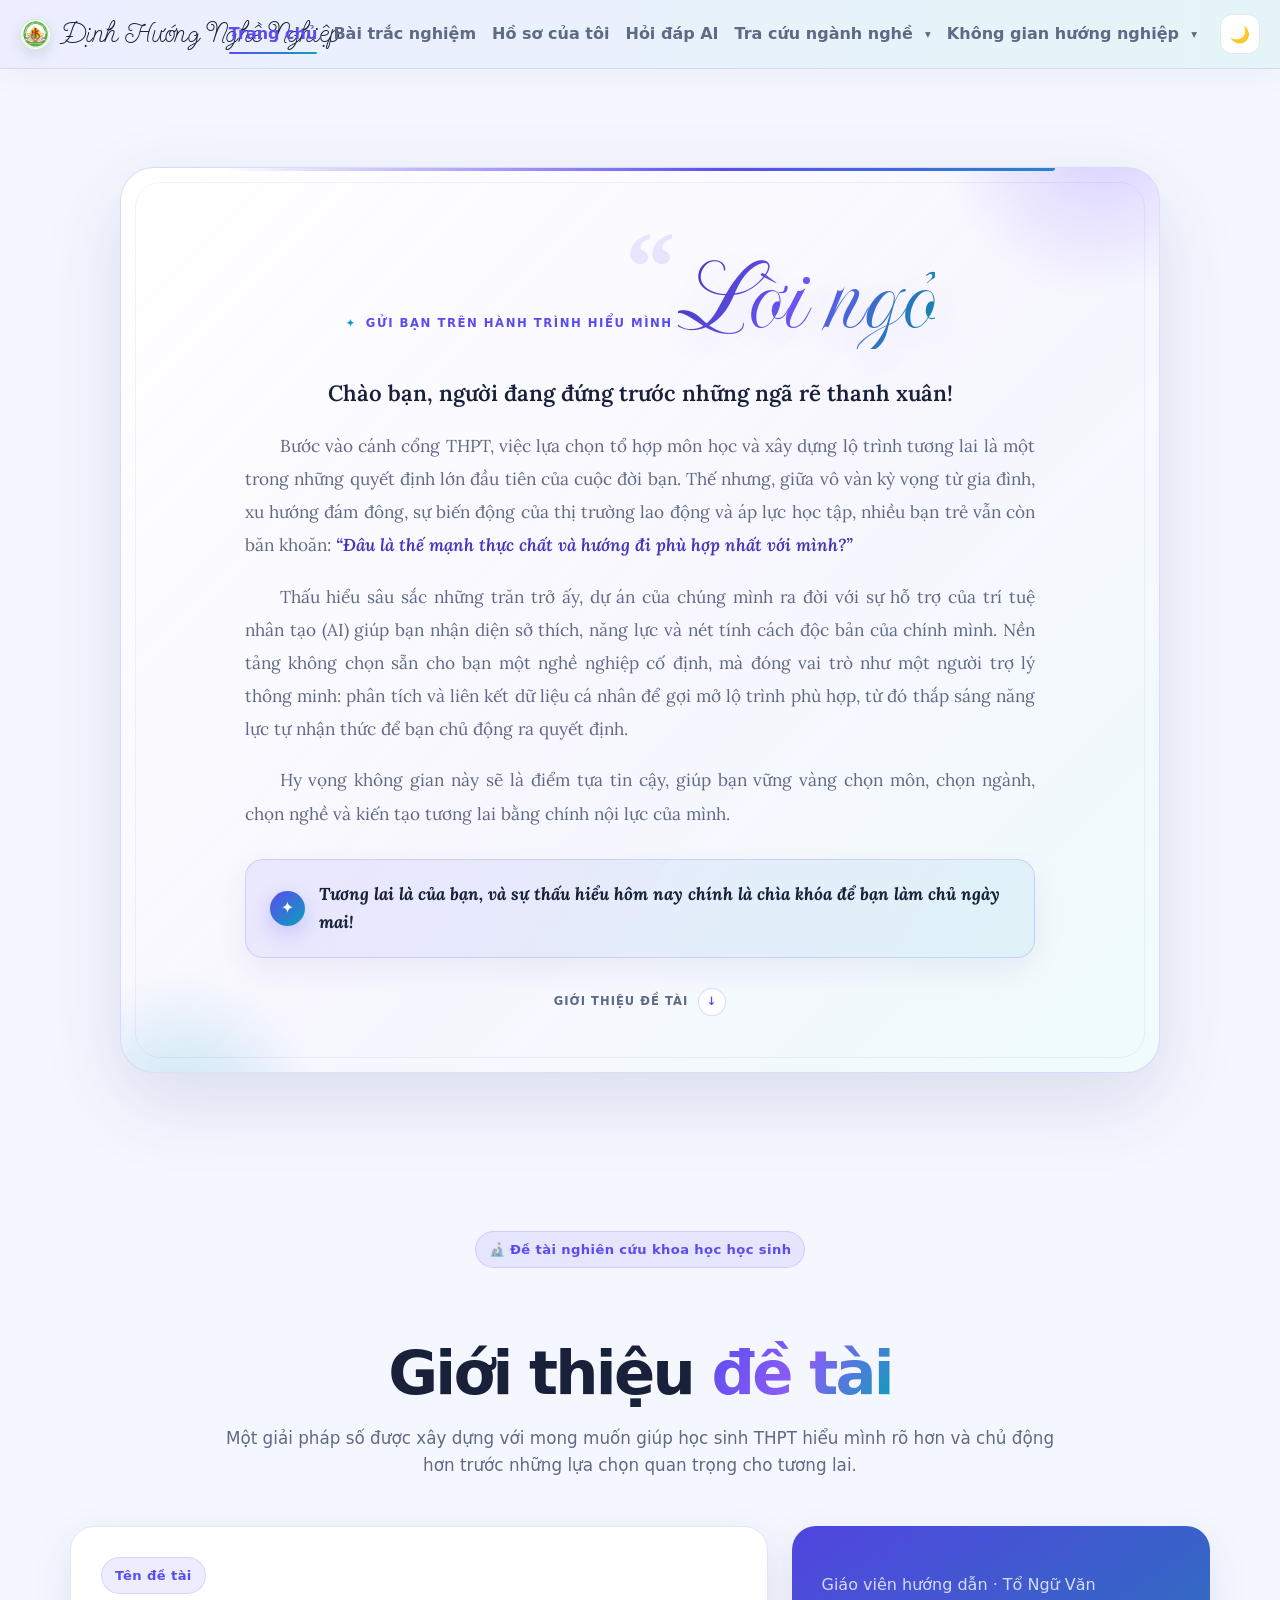
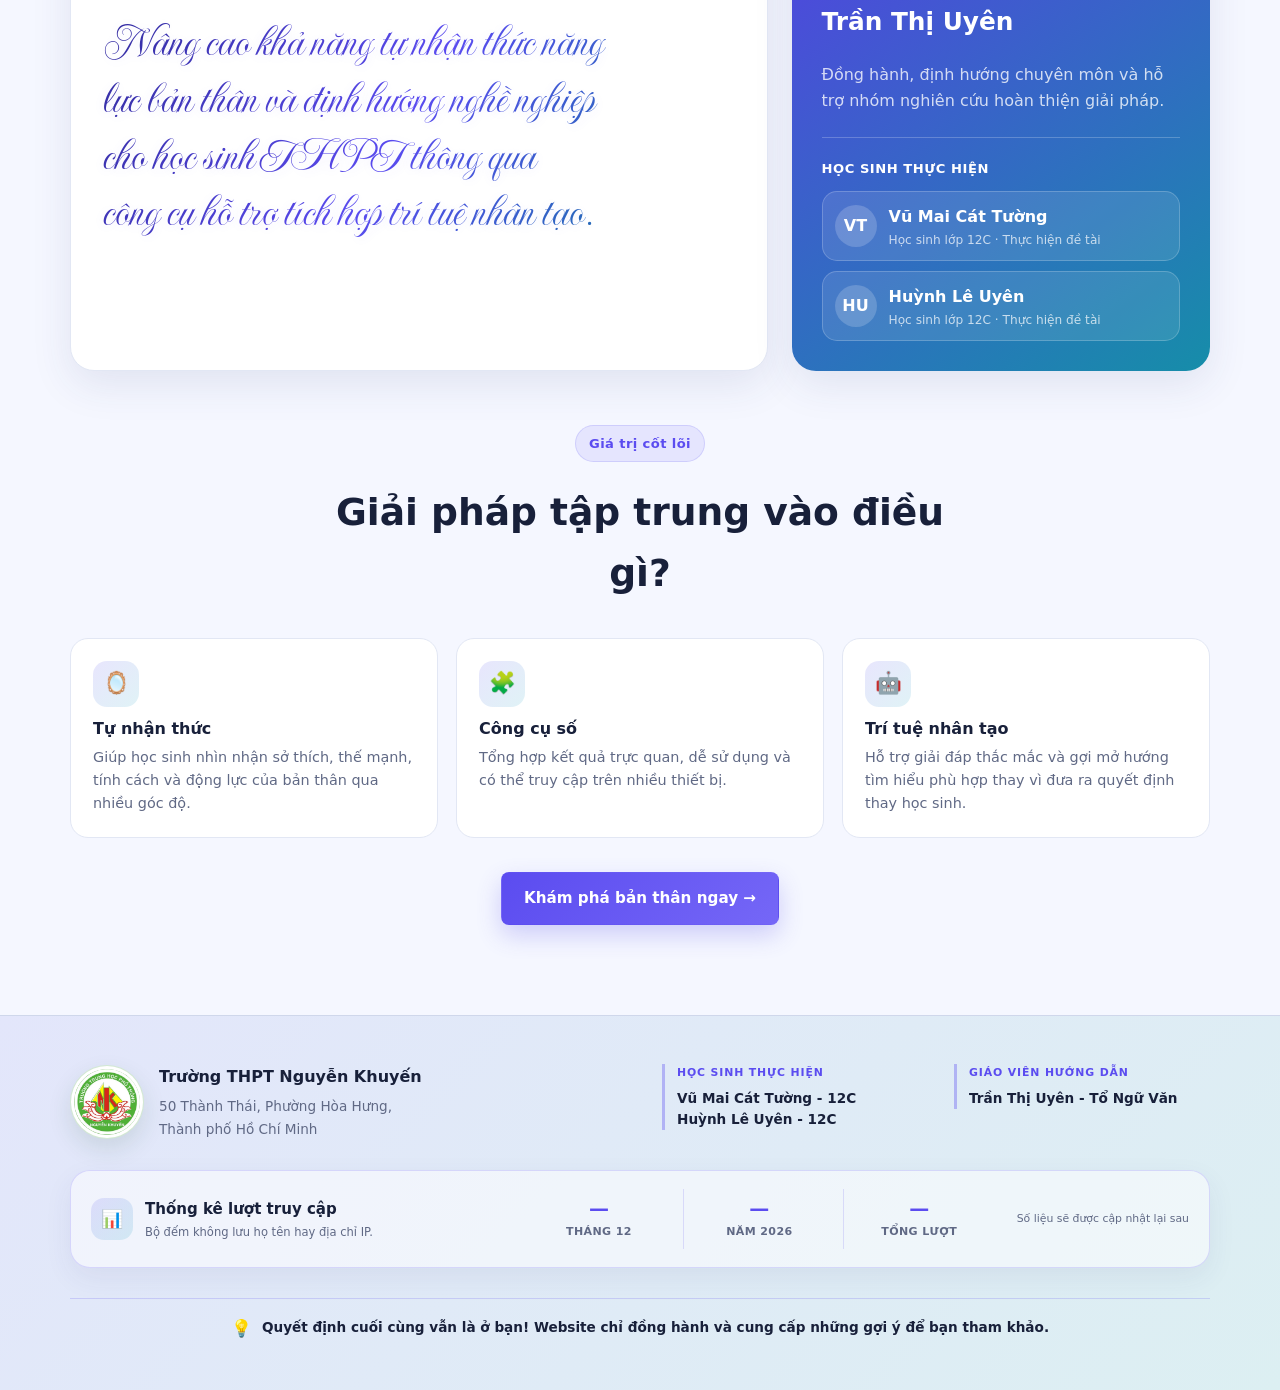
<file: frontend/index.html>
<!DOCTYPE html>
<html lang="vi">
<head>
  <meta charset="UTF-8" />
  <meta name="viewport" content="width=device-width, initial-scale=1.0" />
  <title>Định Hướng Nghề Nghiệp AI</title>
  <link rel="stylesheet" href="css/style.css?v=20260903-1" />
  <link rel="icon" type="image/png" href="assets/images/logo-thpt-nguyen-khuyen.png" />
</head>
<body>
  <header class="site-header">
    <div class="container">
      <a class="site-logo" href="index.html"><img class="site-logo-mark" src="assets/images/logo-thpt-nguyen-khuyen.png" alt="" /> <span>Định Hướng Nghề Nghiệp</span></a>
      <nav class="site-nav">
        <a href="index.html" class="active">Trang chủ</a>
        <a href="assessments.html">Bài trắc nghiệm</a>
        <a href="profile.html">Hồ sơ của tôi</a>
        <a href="chatbot.html">Hỏi đáp AI</a>
        <details class="site-nav-dropdown">
          <summary>Tra cứu ngành nghề</summary>
          <div class="site-nav-menu">
            <a href="careers.html#career-documents"><span aria-hidden="true">📚</span> Khám phá nghề nghiệp qua tài liệu chọn lọc</a>
            <a href="careers.html#onet-online"><span aria-hidden="true">🌐</span> Khám phá nghề nghiệp qua O*NET OnLine</a>
          </div>
        </details>
        <details class="site-nav-dropdown">
          <summary>Không gian hướng nghiệp</summary>
          <div class="site-nav-menu">
            <a href="resources.html#career-experts"><span aria-hidden="true">🧑‍🏫</span> Hướng nghiệp cùng chuyên gia</a>
            <a href="resources.html#career-experience"><span aria-hidden="true">🎬</span> Video trải nghiệm nghề</a>
          </div>
        </details>
      </nav>
    </div>
  </header>

  <main>
    <section class="home-foreword" aria-labelledby="foreword-title">
      <div class="container">
        <div class="foreword-shell">
          <span class="foreword-glow foreword-glow-one" aria-hidden="true"></span>
          <span class="foreword-glow foreword-glow-two" aria-hidden="true"></span>

          <header class="foreword-heading">
            <span class="foreword-kicker"><span aria-hidden="true">✦</span> Gửi bạn trên hành trình hiểu mình</span>
            <div class="foreword-title-row">
              <span class="foreword-quote-mark" aria-hidden="true">“</span>
              <h1 id="foreword-title">Lời ngỏ</h1>
            </div>
          </header>

          <div class="foreword-body">
            <p class="foreword-lead">Chào bạn, người đang đứng trước những ngã rẽ thanh xuân!</p>
            <p>Bước vào cánh cổng THPT, việc lựa chọn tổ hợp môn học và xây dựng lộ trình tương lai là một trong những quyết định lớn đầu tiên của cuộc đời bạn. Thế nhưng, giữa vô vàn kỳ vọng từ gia đình, xu hướng đám đông, sự biến động của thị trường lao động và áp lực học tập, nhiều bạn trẻ vẫn còn băn khoăn: <em>“Đâu là thế mạnh thực chất và hướng đi phù hợp nhất với mình?”</em></p>
            <p>Thấu hiểu sâu sắc những trăn trở ấy, dự án của chúng mình ra đời với sự hỗ trợ của trí tuệ nhân tạo (AI) giúp bạn nhận diện sở thích, năng lực và nét tính cách độc bản của chính mình. Nền tảng không chọn sẵn cho bạn một nghề nghiệp cố định, mà đóng vai trò như một người trợ lý thông minh: phân tích và liên kết dữ liệu cá nhân để gợi mở lộ trình phù hợp, từ đó thắp sáng năng lực tự nhận thức để bạn chủ động ra quyết định.</p>
            <p>Hy vọng không gian này sẽ là điểm tựa tin cậy, giúp bạn vững vàng chọn môn, chọn ngành, chọn nghề và kiến tạo tương lai bằng chính nội lực của mình.</p>

            <div class="foreword-closing">
              <span class="foreword-closing-mark" aria-hidden="true">✦</span>
              <strong>Tương lai là của bạn, và sự thấu hiểu hôm nay chính là chìa khóa để bạn làm chủ ngày mai!</strong>
            </div>
          </div>

          <a class="foreword-next" href="#gioi-thieu" aria-label="Xem phần giới thiệu đề tài">
            <span>Giới thiệu đề tài</span>
            <span class="foreword-next-arrow" aria-hidden="true">↓</span>
          </a>
        </div>
      </div>
    </section>

    <section class="home-about" id="gioi-thieu" aria-labelledby="about-title">
      <div class="hero about-hero container">
        <span class="eyebrow">🔬 Đề tài nghiên cứu khoa học học sinh</span>
        <h2 id="about-title">Giới thiệu <span class="gradient-text">đề tài</span></h2>
        <p>Một giải pháp số được xây dựng với mong muốn giúp học sinh THPT hiểu mình rõ hơn và chủ động hơn trước những lựa chọn quan trọng cho tương lai.</p>
      </div>

      <div class="container about-layout">
        <article class="about-panel">
          <span class="eyebrow">Tên đề tài</span>
          <h2 class="project-title">Nâng cao khả năng tự nhận thức năng lực bản thân và định hướng nghề nghiệp cho học sinh THPT thông qua công cụ hỗ trợ tích hợp trí tuệ nhân tạo.</h2>
        </article>
        <aside class="about-panel mentor-card">
          <p>Giáo viên hướng dẫn · Tổ Ngữ Văn</p>
          <h2>Trần Thị Uyên</h2>
          <p>Đồng hành, định hướng chuyên môn và hỗ trợ nhóm nghiên cứu hoàn thiện giải pháp.</p>
          <div class="mentor-students" aria-label="Học sinh thực hiện">
            <strong class="mentor-students-title">Học sinh thực hiện</strong>
            <div class="mentor-student">
              <span class="mentor-student-avatar" aria-hidden="true">VT</span>
              <div><strong>Vũ Mai Cát Tường</strong><span>Học sinh lớp 12C · Thực hiện đề tài</span></div>
            </div>
            <div class="mentor-student">
              <span class="mentor-student-avatar" aria-hidden="true">HU</span>
              <div><strong>Huỳnh Lê Uyên</strong><span>Học sinh lớp 12C · Thực hiện đề tài</span></div>
            </div>
          </div>
        </aside>
      </div>

      <div class="container about-values">
        <div class="section-heading">
          <span class="eyebrow">Giá trị cốt lõi</span>
          <h2>Giải pháp tập trung vào điều gì?</h2>
        </div>
        <div class="pillar-grid">
          <div class="pillar"><span class="step-icon">🪞</span><b>Tự nhận thức</b><p>Giúp học sinh nhìn nhận sở thích, thế mạnh, tính cách và động lực của bản thân qua nhiều góc độ.</p></div>
          <div class="pillar"><span class="step-icon">🧩</span><b>Công cụ số</b><p>Tổng hợp kết quả trực quan, dễ sử dụng và có thể truy cập trên nhiều thiết bị.</p></div>
          <div class="pillar"><span class="step-icon">🤖</span><b>Trí tuệ nhân tạo</b><p>Hỗ trợ giải đáp thắc mắc và gợi mở hướng tìm hiểu phù hợp thay vì đưa ra quyết định thay học sinh.</p></div>
        </div>
        <div class="home-actions about-actions">
          <a class="btn btn-primary" href="assessments.html">Khám phá bản thân ngay →</a>
        </div>
      </div>
    </section>
  </main>

  <footer class="site-footer">
    <div class="container footer-layout">
      <section class="footer-school" aria-label="Thông tin trường">
        <a class="footer-school-logo" href="#gioi-thieu"><img src="assets/images/logo-thpt-nguyen-khuyen.png" alt="Logo Trường THPT Nguyễn Khuyến" /></a>
        <div><strong class="footer-school-name">Trường THPT Nguyễn Khuyến</strong><address>50 Thành Thái, Phường Hòa Hưng,<br />Thành phố Hồ Chí Minh</address></div>
      </section>
      <section class="footer-team" aria-label="Nhóm thực hiện đề tài">
        <div class="footer-credit"><span>Học sinh thực hiện</span><strong>Vũ Mai Cát Tường - 12C</strong><strong>Huỳnh Lê Uyên - 12C</strong></div>
        <div class="footer-credit"><span>Giáo viên hướng dẫn</span><strong>Trần Thị Uyên - Tổ Ngữ Văn</strong></div>
      </section>
    </div>
    <div class="container"><p class="footer-advisory"><span aria-hidden="true">💡</span><strong>Quyết định cuối cùng vẫn là ở bạn! Website chỉ đồng hành và cung cấp những gợi ý để bạn tham khảo.</strong></p></div>
  </footer>
  <script src="js/site.js?v=20260903-1"></script>
  <!-- Cloudflare Web Analytics -->
  <script type="module" src="https://static.cloudflareinsights.com/beacon.min.js" data-cf-beacon='{"token":"344c5684e8b34a9ea72977ca7bc9cadd"}'></script>
  <!-- End Cloudflare Web Analytics -->
</body>
</html>
</file>
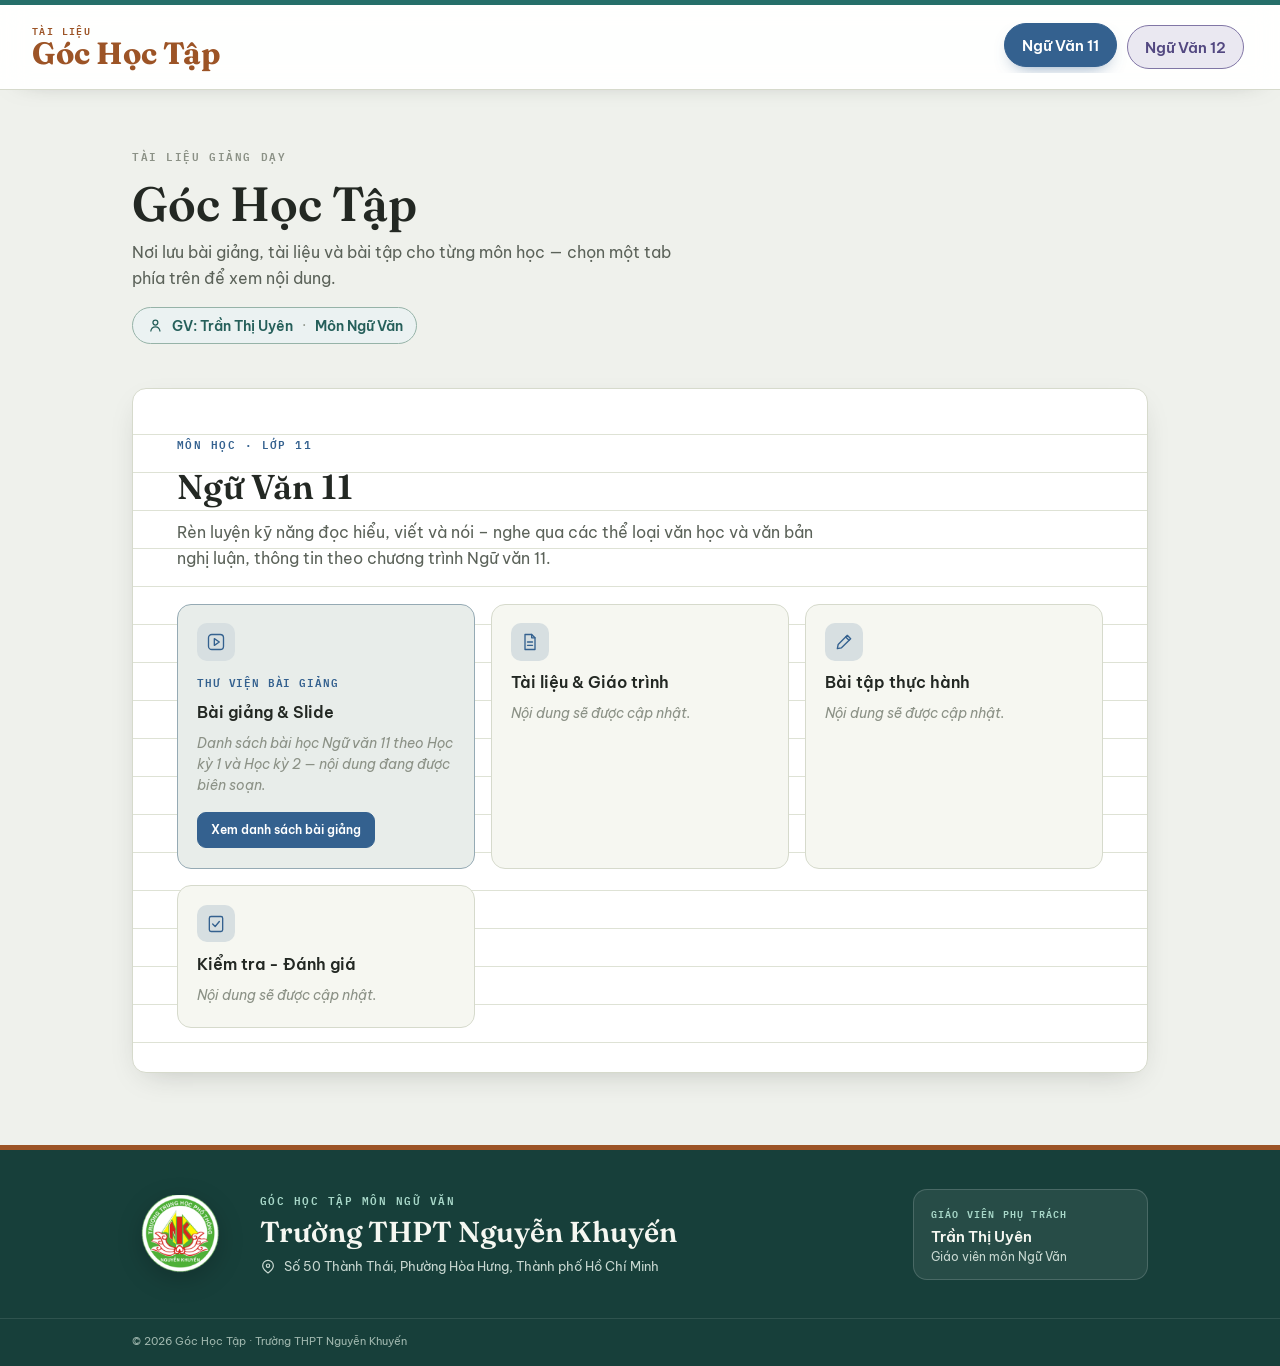
<file: goc-hoc-tap/index.html>
<!DOCTYPE html>
<html lang="vi">
<head>
<meta charset="UTF-8">
<meta name="viewport" content="width=device-width, initial-scale=1.0">
<title>Góc Học Tập</title>
<link rel="preconnect" href="https://fonts.googleapis.com">
<link rel="stylesheet" href="https://fonts.googleapis.com/css2?family=Fraunces:ital,opsz,wght@0,9..144,400;0,9..144,500;0,9..144,600;0,9..144,700;1,9..144,500&family=Be+Vietnam+Pro:wght@400;500;600;700&family=IBM+Plex+Mono:wght@500;600&display=swap">
<style>
  :root {
    --bg: #EFF1EC;
    --surface: #FFFFFF;
    --surface-2: #F6F7F1;
    --ink: #232823;
    --ink-muted: #5B6259;
    --ink-faint: #8B9186;
    --rule: #DEE2D5;
    --border: #D6DACC;
    --on-accent: #FFFFFF;

    --accent-1: #34618F; /* Ngữ văn 11 */
    --accent-2: #5E4F96; /* Ngữ văn 12 */
    --accent-3: #256F69; /* topbar / GV pill */
    --accent-5: #9C5426; /* thương hiệu / footer */

    --font-display: 'Fraunces', Georgia, 'Times New Roman', serif;
    --font-body: 'Be Vietnam Pro', 'Segoe UI', system-ui, -apple-system, sans-serif;
    --font-mono: 'IBM Plex Mono', 'SFMono-Regular', Consolas, monospace;

    --shadow: 0 10px 30px -14px rgba(35, 40, 35, 0.28);
  }

  @media (prefers-color-scheme: dark) {
    :root:not([data-theme="light"]) {
      --bg: #1B1D18;
      --surface: #232620;
      --surface-2: #292C24;
      --ink: #ECEEE5;
      --ink-muted: #ABB2A0;
      --ink-faint: #767C6B;
      --rule: #363A30;
      --border: #383C31;
      --on-accent: #15160F;

      --accent-1: #82B2E1;
      --accent-2: #B3A3EA;
      --accent-3: #6FD1C6;
      --accent-5: #E39C61;

      --shadow: 0 10px 30px -14px rgba(0, 0, 0, 0.55);
    }
  }

  :root[data-theme="dark"] {
    --bg: #1B1D18;
    --surface: #232620;
    --surface-2: #292C24;
    --ink: #ECEEE5;
    --ink-muted: #ABB2A0;
    --ink-faint: #767C6B;
    --rule: #363A30;
    --border: #383C31;
    --on-accent: #15160F;

    --accent-1: #82B2E1;
    --accent-2: #B3A3EA;
    --accent-3: #6FD1C6;
    --accent-5: #E39C61;

    --shadow: 0 10px 30px -14px rgba(0, 0, 0, 0.55);
  }

  * { box-sizing: border-box; }

  body {
    margin: 0;
    background: var(--bg);
    color: var(--ink);
    font-family: var(--font-body);
    -webkit-font-smoothing: antialiased;
  }

  .topbar {
    position: sticky;
    top: 0;
    z-index: 20;
    background: color-mix(in srgb, var(--surface) 94%, transparent);
    border-top: 5px solid var(--accent-3);
    border-bottom: 1px solid var(--border);
    box-shadow: 0 8px 28px -24px rgba(35, 40, 35, 0.6);
    backdrop-filter: blur(14px);
  }

  .topbar-inner {
    width: min(1280px, 100%);
    margin: 0 auto;
    padding: 1rem clamp(1.25rem, 4vw, 2rem);
    display: grid;
    grid-template-columns: minmax(130px, 0.24fr) minmax(0, 1fr);
    align-items: center;
    gap: clamp(1rem, 3vw, 2.25rem);
  }

  .brand {
    color: var(--accent-5);
    text-decoration: none;
    line-height: 0.9;
  }

  .brand-kicker {
    display: block;
    margin-bottom: 0.35rem;
    font-family: var(--font-mono);
    font-size: 0.62rem;
    font-weight: 600;
    letter-spacing: 0.14em;
    text-transform: uppercase;
  }

  .brand-name {
    display: block;
    font-family: var(--font-display);
    font-size: clamp(1.45rem, 2.4vw, 2rem);
    font-weight: 700;
  }

  .page {
    max-width: 1080px;
    margin: 0 auto;
    padding: clamp(2rem, 5vw, 3.5rem) clamp(1.25rem, 4vw, 2rem) clamp(2.5rem, 6vw, 4.5rem);
  }

  .masthead {
    margin-bottom: clamp(1.75rem, 4vw, 2.75rem);
    max-width: 640px;
  }

  .masthead-eyebrow {
    display: block;
    font-family: var(--font-mono);
    font-size: 0.7rem;
    font-weight: 600;
    letter-spacing: 0.14em;
    color: var(--ink-faint);
    margin-bottom: 0.85rem;
  }

  .masthead-title {
    font-family: var(--font-display);
    font-weight: 600;
    font-size: clamp(2.1rem, 5vw, 3rem);
    line-height: 1.05;
    margin: 0 0 0.6rem;
    text-wrap: balance;
  }

  .masthead-sub {
    font-size: 1.02rem;
    line-height: 1.6;
    color: var(--ink-muted);
    margin: 0;
    max-width: 52ch;
  }

  .teacher {
    display: inline-flex;
    align-items: center;
    gap: 0.55rem;
    margin-top: 1rem;
    padding: 0.55rem 0.85rem;
    border: 1px solid color-mix(in srgb, var(--accent-3) 36%, var(--border));
    border-radius: 999px;
    background: color-mix(in srgb, var(--accent-3) 9%, var(--surface));
    color: color-mix(in srgb, var(--accent-3) 78%, var(--ink));
    font-size: 0.86rem;
    font-weight: 600;
  }

  .teacher svg {
    width: 1.05rem;
    height: 1.05rem;
    flex: 0 0 auto;
    fill: none;
    stroke: currentColor;
    stroke-width: 1.8;
    stroke-linecap: round;
    stroke-linejoin: round;
  }

  .teacher-separator {
    color: var(--ink-faint);
    font-weight: 400;
  }

  .tabbar {
    display: flex;
    justify-content: flex-end;
    gap: 0.65rem;
    overflow-x: auto;
    padding: 0.25rem;
    scrollbar-width: thin;
    -webkit-overflow-scrolling: touch;
  }

  .tabbar::-webkit-scrollbar { height: 6px; }
  .tabbar::-webkit-scrollbar-thumb { background: var(--border); border-radius: 3px; }

  .tab {
    --accent: var(--accent-1);
    flex: 0 0 auto;
    appearance: none;
    border: 1px solid color-mix(in srgb, var(--accent) 72%, var(--border));
    background: color-mix(in srgb, var(--accent) 13%, var(--surface));
    color: color-mix(in srgb, var(--accent) 82%, var(--ink));
    font-family: var(--font-body);
    font-weight: 600;
    font-size: 0.92rem;
    padding: 0.72rem 1.05rem;
    border-radius: 999px;
    cursor: pointer;
    transition: transform 0.16s ease, box-shadow 0.16s ease, background 0.16s ease, color 0.16s ease, border-color 0.16s ease;
    white-space: nowrap;
  }

  .tab:hover {
    transform: translateY(-2px);
    background: color-mix(in srgb, var(--accent) 20%, var(--surface));
  }

  .tab[aria-selected="true"] {
    background: var(--accent);
    border-color: var(--accent);
    color: var(--on-accent);
    transform: translateY(-2px);
    box-shadow: 0 8px 18px -10px color-mix(in srgb, var(--accent) 74%, transparent);
    position: relative;
    z-index: 2;
  }

  .tab:focus-visible {
    outline: 2px solid var(--accent);
    outline-offset: 2px;
  }

  .sheet {
    position: relative;
    z-index: 1;
    background: var(--surface);
    border: 1px solid var(--border);
    border-radius: 14px;
    box-shadow: var(--shadow);
    padding: clamp(1.5rem, 4vw, 2.75rem);
    background-image: repeating-linear-gradient(
      to bottom,
      transparent,
      transparent 37px,
      var(--rule) 37px,
      var(--rule) 38px
    );
    background-position: 0 0.5rem;
  }

  .panel { --accent: var(--accent-1); display: none; }
  .panel.active { display: block; }

  .panel-eyebrow {
    display: inline-block;
    font-family: var(--font-mono);
    font-size: 0.7rem;
    font-weight: 600;
    letter-spacing: 0.13em;
    color: var(--accent);
    margin-bottom: 0.75rem;
  }

  .panel-head h2 {
    font-family: var(--font-display);
    font-weight: 600;
    font-size: clamp(1.6rem, 3.4vw, 2.15rem);
    margin: 0 0 0.65rem;
    text-wrap: balance;
  }

  .panel-head p {
    font-size: 1rem;
    line-height: 1.65;
    color: var(--ink-muted);
    max-width: 60ch;
    margin: 0 0 2rem;
  }

  .shelf {
    display: grid;
    grid-template-columns: repeat(auto-fit, minmax(230px, 1fr));
    gap: 1rem;
  }

  .card {
    background: var(--surface-2);
    border: 1px solid var(--border);
    border-radius: 14px;
    padding: 1.15rem 1.2rem 1.3rem;
    display: flex;
    flex-direction: column;
    gap: 0.7rem;
  }

  .card-icon {
    width: 2.35rem;
    height: 2.35rem;
    border-radius: 10px;
    display: flex;
    align-items: center;
    justify-content: center;
    background: color-mix(in srgb, var(--accent) 16%, var(--surface-2));
    color: var(--accent);
  }

  .card-icon svg { width: 1.25rem; height: 1.25rem; fill: none; stroke: currentColor; stroke-width: 1.6; stroke-linecap: round; stroke-linejoin: round; }

  .card h3 {
    font-family: var(--font-body);
    font-weight: 600;
    font-size: 1rem;
    margin: 0;
  }

  .card p {
    font-size: 0.88rem;
    font-style: italic;
    color: var(--ink-faint);
    line-height: 1.5;
    margin: 0;
  }

  .card--resource {
    border-color: color-mix(in srgb, var(--accent) 40%, var(--border));
    background: color-mix(in srgb, var(--accent) 7%, var(--surface-2));
  }

  .card-meta {
    font-family: var(--font-mono);
    font-size: 0.66rem;
    font-weight: 600;
    letter-spacing: 0.08em;
    color: var(--accent);
  }

  .card-actions {
    display: flex;
    flex-wrap: wrap;
    gap: 0.5rem;
    margin-top: auto;
    padding-top: 0.25rem;
  }

  .resource-link {
    display: inline-flex;
    align-items: center;
    justify-content: center;
    min-height: 2.25rem;
    padding: 0.5rem 0.8rem;
    border: 1px solid var(--accent);
    border-radius: 9px;
    background: var(--accent);
    color: var(--on-accent);
    font-size: 0.76rem;
    font-weight: 600;
    line-height: 1;
    text-decoration: none;
    transition: transform 0.16s ease, box-shadow 0.16s ease;
  }

  .resource-link:hover {
    transform: translateY(-1px);
    box-shadow: 0 7px 14px -10px var(--accent);
  }

  .resource-link:focus-visible {
    outline: 2px solid var(--accent);
    outline-offset: 2px;
  }

  .site-footer {
    border-top: 5px solid var(--accent-5);
    background: #173F3A;
    color: #F5F7F1;
  }

  .footer-inner {
    width: min(1080px, 100%);
    margin: 0 auto;
    padding: clamp(1.6rem, 4vw, 2.4rem) clamp(1.25rem, 4vw, 2rem);
    display: grid;
    grid-template-columns: 92px minmax(0, 1fr) auto;
    align-items: center;
    gap: clamp(1.2rem, 4vw, 2.25rem);
  }

  .school-logo {
    display: block;
    width: 92px;
    height: 92px;
    object-fit: contain;
    filter: drop-shadow(0 7px 12px rgba(0, 0, 0, 0.2));
  }

  .footer-kicker {
    display: block;
    margin-bottom: 0.4rem;
    color: #A8D8C9;
    font-family: var(--font-mono);
    font-size: 0.66rem;
    font-weight: 600;
    letter-spacing: 0.14em;
    text-transform: uppercase;
  }

  .footer-school-name {
    margin: 0 0 0.55rem;
    font-family: var(--font-display);
    font-size: clamp(1.35rem, 3vw, 1.8rem);
    font-weight: 600;
    line-height: 1.15;
  }

  .footer-address {
    display: flex;
    align-items: flex-start;
    gap: 0.5rem;
    margin: 0;
    color: #C8D8D1;
    font-size: 0.84rem;
    font-style: normal;
    line-height: 1.55;
  }

  .footer-address svg {
    width: 1rem;
    height: 1rem;
    margin-top: 0.12rem;
    flex: 0 0 auto;
    fill: none;
    stroke: currentColor;
    stroke-width: 1.8;
    stroke-linecap: round;
    stroke-linejoin: round;
  }

  .footer-teacher {
    min-width: 235px;
    padding: 0.9rem 1.05rem;
    border: 1px solid rgba(255, 255, 255, 0.16);
    border-radius: 14px;
    background: rgba(255, 255, 255, 0.07);
  }

  .footer-teacher-label {
    display: block;
    margin-bottom: 0.32rem;
    color: #A8D8C9;
    font-family: var(--font-mono);
    font-size: 0.62rem;
    font-weight: 600;
    letter-spacing: 0.12em;
    text-transform: uppercase;
  }

  .footer-teacher-name {
    display: block;
    font-size: 0.92rem;
    font-weight: 600;
  }

  .footer-teacher-subject {
    display: block;
    margin-top: 0.2rem;
    color: #C8D8D1;
    font-size: 0.78rem;
  }

  .footer-bottom {
    border-top: 1px solid rgba(255, 255, 255, 0.1);
  }

  .footer-bottom p {
    width: min(1080px, 100%);
    margin: 0 auto;
    padding: 0.85rem clamp(1.25rem, 4vw, 2rem) 1rem;
    color: #9FB7AE;
    font-size: 0.7rem;
    line-height: 1.5;
  }

  @media (prefers-reduced-motion: reduce) {
    * { transition: none !important; }
  }

  @media (max-width: 760px) {
    .topbar-inner {
      grid-template-columns: 1fr;
      gap: 0.8rem;
      padding-inline: 1rem;
    }

    .brand {
      display: flex;
      align-items: baseline;
      gap: 0.55rem;
    }

    .brand-kicker { margin-bottom: 0; }

    .tabbar {
      justify-content: flex-start;
      margin-inline: -0.25rem;
    }

    .tab {
      font-size: 0.84rem;
      padding: 0.65rem 0.9rem;
    }

    .footer-inner {
      grid-template-columns: 70px minmax(0, 1fr);
      align-items: start;
    }

    .school-logo {
      width: 70px;
      height: 70px;
    }

    .footer-teacher {
      grid-column: 1 / -1;
      min-width: 0;
    }
  }
</style>
</head>
<body>

<svg style="display:none" aria-hidden="true">
  <symbol id="icon-play" viewBox="0 0 24 24">
    <rect x="3" y="3" width="18" height="18" rx="4"></rect>
    <polygon points="10,8 16,12 10,16"></polygon>
  </symbol>
  <symbol id="icon-doc" viewBox="0 0 24 24">
    <path d="M6 3h8l4 4v14H6z"></path>
    <path d="M14 3v4h4"></path>
    <line x1="9" y1="12" x2="15" y2="12"></line>
    <line x1="9" y1="16" x2="15" y2="16"></line>
  </symbol>
  <symbol id="icon-pencil" viewBox="0 0 24 24">
    <path d="M4 20l1-5 11-11 4 4-11 11-5 1z"></path>
    <line x1="14" y1="6" x2="18" y2="10"></line>
  </symbol>
  <symbol id="icon-check" viewBox="0 0 24 24">
    <rect x="4" y="3" width="16" height="18" rx="2"></rect>
    <polyline points="8,12 11,15 16,9"></polyline>
  </symbol>
  <symbol id="icon-teacher" viewBox="0 0 24 24">
    <circle cx="12" cy="8" r="3.5"></circle>
    <path d="M5.5 20c.6-4 2.7-6 6.5-6s5.9 2 6.5 6"></path>
  </symbol>
  <symbol id="icon-location" viewBox="0 0 24 24">
    <path d="M20 10c0 5-8 11-8 11S4 15 4 10a8 8 0 1 1 16 0z"></path>
    <circle cx="12" cy="10" r="2.5"></circle>
  </symbol>
</svg>

<header class="topbar">
  <div class="topbar-inner">
    <a class="brand" href="#main-content" aria-label="Về nội dung chính của Góc Học Tập">
      <span class="brand-kicker">Tài liệu</span>
      <span class="brand-name">Góc Học Tập</span>
    </a>

    <nav class="tabbar" role="tablist" aria-label="Danh sách môn học">
      <button class="tab" style="--accent:var(--accent-1)" role="tab" id="tab-nguvan11" aria-controls="panel-nguvan11" aria-selected="true" data-panel="panel-nguvan11">Ngữ Văn 11</button>
      <button class="tab" style="--accent:var(--accent-2)" role="tab" id="tab-nguvan12" aria-controls="panel-nguvan12" aria-selected="false" tabindex="-1" data-panel="panel-nguvan12">Ngữ Văn 12</button>
    </nav>
  </div>
</header>

<div class="page" id="main-content">
  <header class="masthead">
    <span class="masthead-eyebrow">TÀI LIỆU GIẢNG DẠY</span>
    <h1 class="masthead-title">Góc Học Tập</h1>
    <p class="masthead-sub">Nơi lưu bài giảng, tài liệu và bài tập cho từng môn học — chọn một tab phía trên để xem nội dung.</p>
    <div class="teacher" aria-label="Giáo viên Trần Thị Uyên, môn Ngữ Văn">
      <svg aria-hidden="true"><use href="#icon-teacher"></use></svg>
      <span>GV: Trần Thị Uyên</span>
      <span class="teacher-separator" aria-hidden="true">·</span>
      <span>Môn Ngữ Văn</span>
    </div>
  </header>

  <main class="sheet">
    <section class="panel active" style="--accent:var(--accent-1)" id="panel-nguvan11" role="tabpanel" aria-labelledby="tab-nguvan11" tabindex="0">
      <div class="panel-head">
        <span class="panel-eyebrow">MÔN HỌC · LỚP 11</span>
        <h2>Ngữ Văn 11</h2>
        <p>Rèn luyện kỹ năng đọc hiểu, viết và nói – nghe qua các thể loại văn học và văn bản nghị luận, thông tin theo chương trình Ngữ văn 11.</p>
      </div>
      <div class="shelf">
        <article class="card card--resource">
          <span class="card-icon"><svg><use href="#icon-play"></use></svg></span>
          <span class="card-meta">THƯ VIỆN BÀI GIẢNG</span>
          <h3>Bài giảng &amp; Slide</h3>
          <p>Danh sách bài học Ngữ văn 11 theo Học kỳ 1 và Học kỳ 2 — nội dung đang được biên soạn.</p>
          <div class="card-actions">
            <a class="resource-link" href="bai-hoc/ngu-van-11.html" target="_blank" rel="noopener">Xem danh sách bài giảng</a>
          </div>
        </article>
        <article class="card">
          <span class="card-icon"><svg><use href="#icon-doc"></use></svg></span>
          <h3>Tài liệu &amp; Giáo trình</h3>
          <p>Nội dung sẽ được cập nhật.</p>
        </article>
        <article class="card">
          <span class="card-icon"><svg><use href="#icon-pencil"></use></svg></span>
          <h3>Bài tập thực hành</h3>
          <p>Nội dung sẽ được cập nhật.</p>
        </article>
        <article class="card">
          <span class="card-icon"><svg><use href="#icon-check"></use></svg></span>
          <h3>Kiểm tra - Đánh giá</h3>
          <p>Nội dung sẽ được cập nhật.</p>
        </article>
      </div>
    </section>

    <section class="panel" style="--accent:var(--accent-2)" id="panel-nguvan12" role="tabpanel" aria-labelledby="tab-nguvan12" tabindex="0">
      <div class="panel-head">
        <span class="panel-eyebrow">MÔN HỌC · LỚP 12</span>
        <h2>Ngữ Văn 12</h2>
        <p>Củng cố kỹ năng đọc hiểu, viết và nói – nghe, hệ thống hoá kiến thức qua các tác phẩm và chủ đề Ngữ văn 12, chuẩn bị cho kỳ thi tốt nghiệp THPT.</p>
      </div>
      <div class="shelf">
        <article class="card card--resource">
          <span class="card-icon"><svg><use href="#icon-play"></use></svg></span>
          <span class="card-meta">THƯ VIỆN BÀI GIẢNG</span>
          <h3>Bài giảng &amp; Slide</h3>
          <p>Danh sách bài học Ngữ văn 12 theo Học kỳ 1 và Học kỳ 2 — nội dung đang được biên soạn.</p>
          <div class="card-actions">
            <a class="resource-link" href="bai-hoc/ngu-van-12.html" target="_blank" rel="noopener">Xem danh sách bài giảng</a>
          </div>
        </article>
        <article class="card">
          <span class="card-icon"><svg><use href="#icon-doc"></use></svg></span>
          <h3>Tài liệu &amp; Giáo trình</h3>
          <p>Nội dung sẽ được cập nhật.</p>
        </article>
        <article class="card">
          <span class="card-icon"><svg><use href="#icon-pencil"></use></svg></span>
          <h3>Bài tập thực hành</h3>
          <p>Nội dung sẽ được cập nhật.</p>
        </article>
        <article class="card">
          <span class="card-icon"><svg><use href="#icon-check"></use></svg></span>
          <h3>Kiểm tra - Đánh giá</h3>
          <p>Nội dung sẽ được cập nhật.</p>
        </article>
      </div>
    </section>
  </main>
</div>

<footer class="site-footer">
  <div class="footer-inner">
    <img class="school-logo" src="assets/logo-thpt-nguyen-khuyen.png" alt="Logo Trường THPT Nguyễn Khuyến" width="92" height="92" loading="lazy">

    <div class="footer-school">
      <span class="footer-kicker">Góc học tập môn Ngữ Văn</span>
      <h2 class="footer-school-name">Trường THPT Nguyễn Khuyến</h2>
      <address class="footer-address">
        <svg aria-hidden="true"><use href="#icon-location"></use></svg>
        <span>Số 50 Thành Thái, Phường Hòa Hưng, Thành phố Hồ Chí Minh</span>
      </address>
    </div>

    <div class="footer-teacher">
      <span class="footer-teacher-label">Giáo viên phụ trách</span>
      <span class="footer-teacher-name">Trần Thị Uyên</span>
      <span class="footer-teacher-subject">Giáo viên môn Ngữ Văn</span>
    </div>
  </div>

  <div class="footer-bottom">
    <p>© 2026 Góc Học Tập · Trường THPT Nguyễn Khuyến</p>
  </div>
</footer>

<script>
(function () {
  var tabs = Array.prototype.slice.call(document.querySelectorAll('.tab'));
  var panels = Array.prototype.slice.call(document.querySelectorAll('.panel'));
  var STORAGE_KEY = 'goc-hoc-tap-ngu-van:active-tab';

  function activate(tab, moveFocus) {
    tabs.forEach(function (t) {
      var selected = t === tab;
      t.setAttribute('aria-selected', selected ? 'true' : 'false');
      t.tabIndex = selected ? 0 : -1;
    });
    panels.forEach(function (p) {
      p.classList.toggle('active', p.id === tab.dataset.panel);
    });
    if (moveFocus) tab.focus();
    try { localStorage.setItem(STORAGE_KEY, tab.id); } catch (e) {}
  }

  tabs.forEach(function (tab, i) {
    tab.addEventListener('click', function () { activate(tab, false); });
    tab.addEventListener('keydown', function (e) {
      var next = null;
      if (e.key === 'ArrowRight') next = tabs[(i + 1) % tabs.length];
      else if (e.key === 'ArrowLeft') next = tabs[(i - 1 + tabs.length) % tabs.length];
      else if (e.key === 'Home') next = tabs[0];
      else if (e.key === 'End') next = tabs[tabs.length - 1];
      if (next) { e.preventDefault(); activate(next, true); }
    });
  });

  try {
    var savedId = localStorage.getItem(STORAGE_KEY);
    var saved = savedId && document.getElementById(savedId);
    if (saved) activate(saved, false);
  } catch (e) {}
})();
</script>
</body>
</html>
</file>
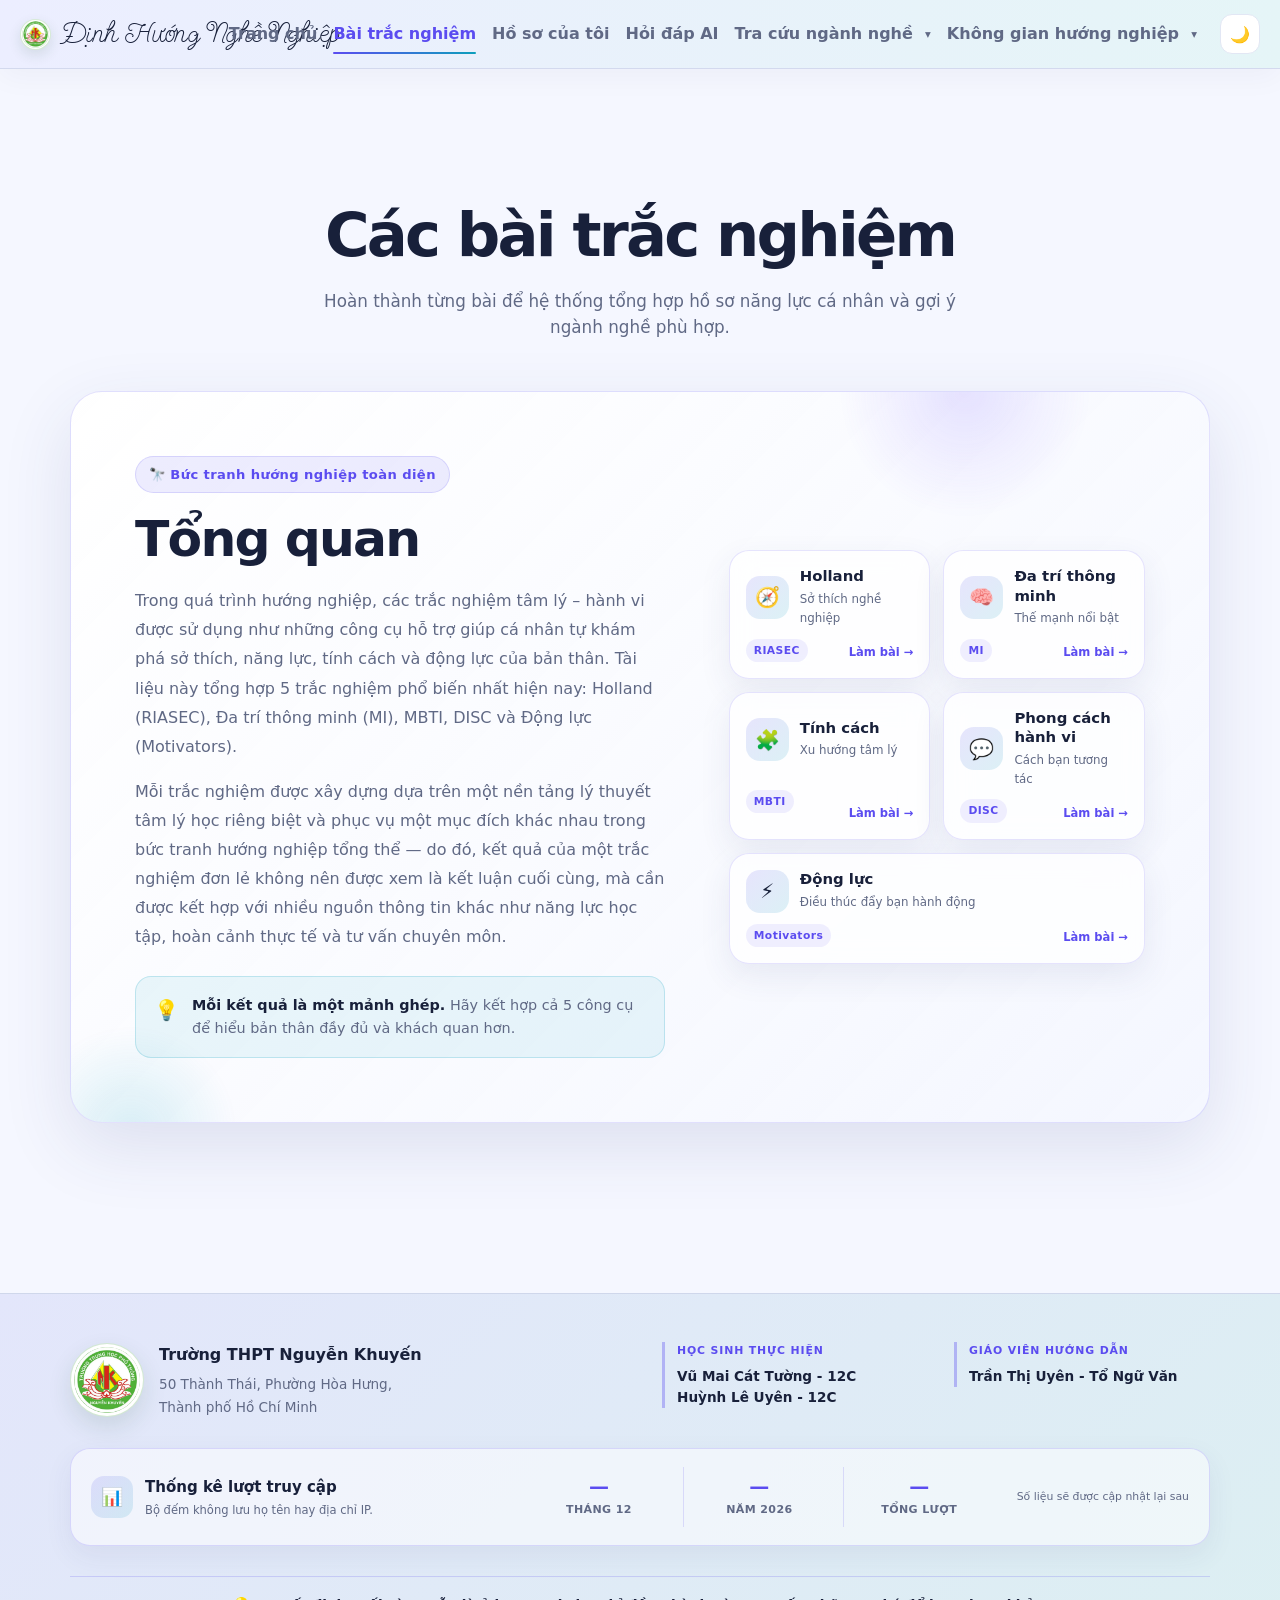
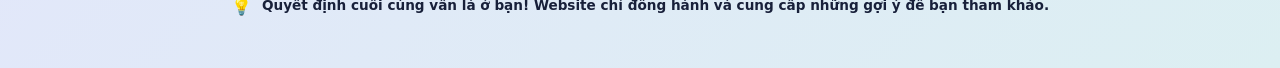
<file: frontend/assessments.html>
<!DOCTYPE html>
<html lang="vi">
<head>
  <meta charset="UTF-8" />
  <meta name="viewport" content="width=device-width, initial-scale=1.0" />
  <title>Bài trắc nghiệm | Định Hướng Nghề Nghiệp AI</title>
  <link rel="stylesheet" href="css/style.css?v=20260902-3" />
  <link rel="icon" type="image/png" href="assets/images/logo-thpt-nguyen-khuyen.png" />
</head>
<body>
  <header class="site-header">
    <div class="container">
      <a class="site-logo" href="index.html"><img class="site-logo-mark" src="assets/images/logo-thpt-nguyen-khuyen.png" alt="" /> <span>Định Hướng Nghề Nghiệp</span></a>
      <nav class="site-nav">
        <a href="index.html">Trang chủ</a>
        <a href="assessments.html" class="active">Bài trắc nghiệm</a>
        <a href="profile.html">Hồ sơ của tôi</a>
        <a href="chatbot.html">Hỏi đáp AI</a>
        <details class="site-nav-dropdown">
          <summary>Tra cứu ngành nghề</summary>
          <div class="site-nav-menu">
            <a href="careers.html#career-documents"><span aria-hidden="true">📚</span> Khám phá nghề nghiệp qua tài liệu chọn lọc</a>
            <a href="careers.html#onet-online"><span aria-hidden="true">🌐</span> Khám phá nghề nghiệp qua O*NET OnLine</a>
          </div>
        </details>
        <details class="site-nav-dropdown">
          <summary>Không gian hướng nghiệp</summary>
          <div class="site-nav-menu">
            <a href="resources.html#career-experts"><span aria-hidden="true">🧑‍🏫</span> Hướng nghiệp cùng chuyên gia</a>
            <a href="resources.html#career-experience"><span aria-hidden="true">🎬</span> Video trải nghiệm nghề</a>
          </div>
        </details>
      </nav>
    </div>
  </header>

  <main>
    <section class="hero container">
      <h1>Các bài trắc nghiệm</h1>
      <p>Hoàn thành từng bài để hệ thống tổng hợp hồ sơ năng lực cá nhân và gợi ý ngành nghề phù hợp.</p>
    </section>

    <section class="container overview-section" aria-labelledby="overview-title">
      <div class="overview-shell">
        <div class="overview-glow overview-glow-one" aria-hidden="true"></div>
        <div class="overview-glow overview-glow-two" aria-hidden="true"></div>

        <div class="overview-grid">
          <div class="overview-copy">
            <span class="eyebrow">🔭 Bức tranh hướng nghiệp toàn diện</span>
            <h2 id="overview-title">Tổng quan</h2>
            <p>
              Trong quá trình hướng nghiệp, các trắc nghiệm tâm lý – hành vi được sử dụng như những công cụ hỗ trợ giúp cá nhân tự khám phá sở thích, năng lực, tính cách và động lực của bản thân. Tài liệu này tổng hợp 5 trắc nghiệm phổ biến nhất hiện nay: Holland (RIASEC), Đa trí thông minh (MI), MBTI, DISC và Động lực (Motivators).
            </p>
            <p>
              Mỗi trắc nghiệm được xây dựng dựa trên một nền tảng lý thuyết tâm lý học riêng biệt và phục vụ một mục đích khác nhau trong bức tranh hướng nghiệp tổng thể — do đó, kết quả của một trắc nghiệm đơn lẻ không nên được xem là kết luận cuối cùng, mà cần được kết hợp với nhiều nguồn thông tin khác như năng lực học tập, hoàn cảnh thực tế và tư vấn chuyên môn.
            </p>
            <div class="overview-note">
              <span aria-hidden="true">💡</span>
              <p><strong>Mỗi kết quả là một mảnh ghép.</strong> Hãy kết hợp cả 5 công cụ để hiểu bản thân đầy đủ và khách quan hơn.</p>
            </div>
          </div>

          <div class="overview-tools" aria-label="Năm công cụ tự nhận thức">
            <a class="overview-tool overview-tool-link" href="quiz.html?test=holland" aria-label="Làm trắc nghiệm Holland">
              <span class="tool-mark">🧭</span>
              <div><strong>Holland</strong><small>Sở thích nghề nghiệp</small></div>
              <span class="tool-code">RIASEC</span>
              <span class="tool-action">Làm bài →</span>
            </a>
            <a class="overview-tool overview-tool-link" href="quiz.html?test=mi" aria-label="Làm trắc nghiệm Đa trí thông minh">
              <span class="tool-mark">🧠</span>
              <div><strong>Đa trí thông minh</strong><small>Thế mạnh nổi bật</small></div>
              <span class="tool-code">MI</span>
              <span class="tool-action">Làm bài →</span>
            </a>
            <a class="overview-tool overview-tool-link" href="quiz.html?test=mbti" aria-label="Làm trắc nghiệm MBTI">
              <span class="tool-mark">🧩</span>
              <div><strong>Tính cách</strong><small>Xu hướng tâm lý</small></div>
              <span class="tool-code">MBTI</span>
              <span class="tool-action">Làm bài →</span>
            </a>
            <a class="overview-tool overview-tool-link" href="quiz.html?test=disc" aria-label="Làm trắc nghiệm DISC">
              <span class="tool-mark">💬</span>
              <div><strong>Phong cách hành vi</strong><small>Cách bạn tương tác</small></div>
              <span class="tool-code">DISC</span>
              <span class="tool-action">Làm bài →</span>
            </a>
            <a class="overview-tool overview-tool-link overview-tool-wide" href="quiz.html?test=motivators" aria-label="Làm trắc nghiệm Động lực">
              <span class="tool-mark">⚡</span>
              <div><strong>Động lực</strong><small>Điều thúc đẩy bạn hành động</small></div>
              <span class="tool-code">Motivators</span>
              <span class="tool-action">Làm bài →</span>
            </a>
          </div>
        </div>
      </div>
    </section>

  </main>

  <footer class="site-footer">
    <div class="container footer-layout">
      <section class="footer-school" aria-label="Thông tin trường">
        <a class="footer-school-logo" href="index.html#gioi-thieu"><img src="assets/images/logo-thpt-nguyen-khuyen.png" alt="Logo Trường THPT Nguyễn Khuyến" /></a>
        <div><strong class="footer-school-name">Trường THPT Nguyễn Khuyến</strong><address>50 Thành Thái, Phường Hòa Hưng,<br />Thành phố Hồ Chí Minh</address></div>
      </section>
      <section class="footer-team" aria-label="Nhóm thực hiện đề tài">
        <div class="footer-credit"><span>Học sinh thực hiện</span><strong>Vũ Mai Cát Tường - 12C</strong><strong>Huỳnh Lê Uyên - 12C</strong></div>
        <div class="footer-credit"><span>Giáo viên hướng dẫn</span><strong>Trần Thị Uyên - Tổ Ngữ Văn</strong></div>
      </section>
    </div>
    <div class="container"><p class="footer-advisory"><span aria-hidden="true">💡</span><strong>Quyết định cuối cùng vẫn là ở bạn! Website chỉ đồng hành và cung cấp những gợi ý để bạn tham khảo.</strong></p></div>
  </footer>

  <script src="js/site.js?v=20260902-3"></script>
  <!-- Cloudflare Web Analytics -->
  <script type="module" src="https://static.cloudflareinsights.com/beacon.min.js" data-cf-beacon='{"token":"344c5684e8b34a9ea72977ca7bc9cadd"}'></script>
  <!-- End Cloudflare Web Analytics -->
</body>
</html>
</file>
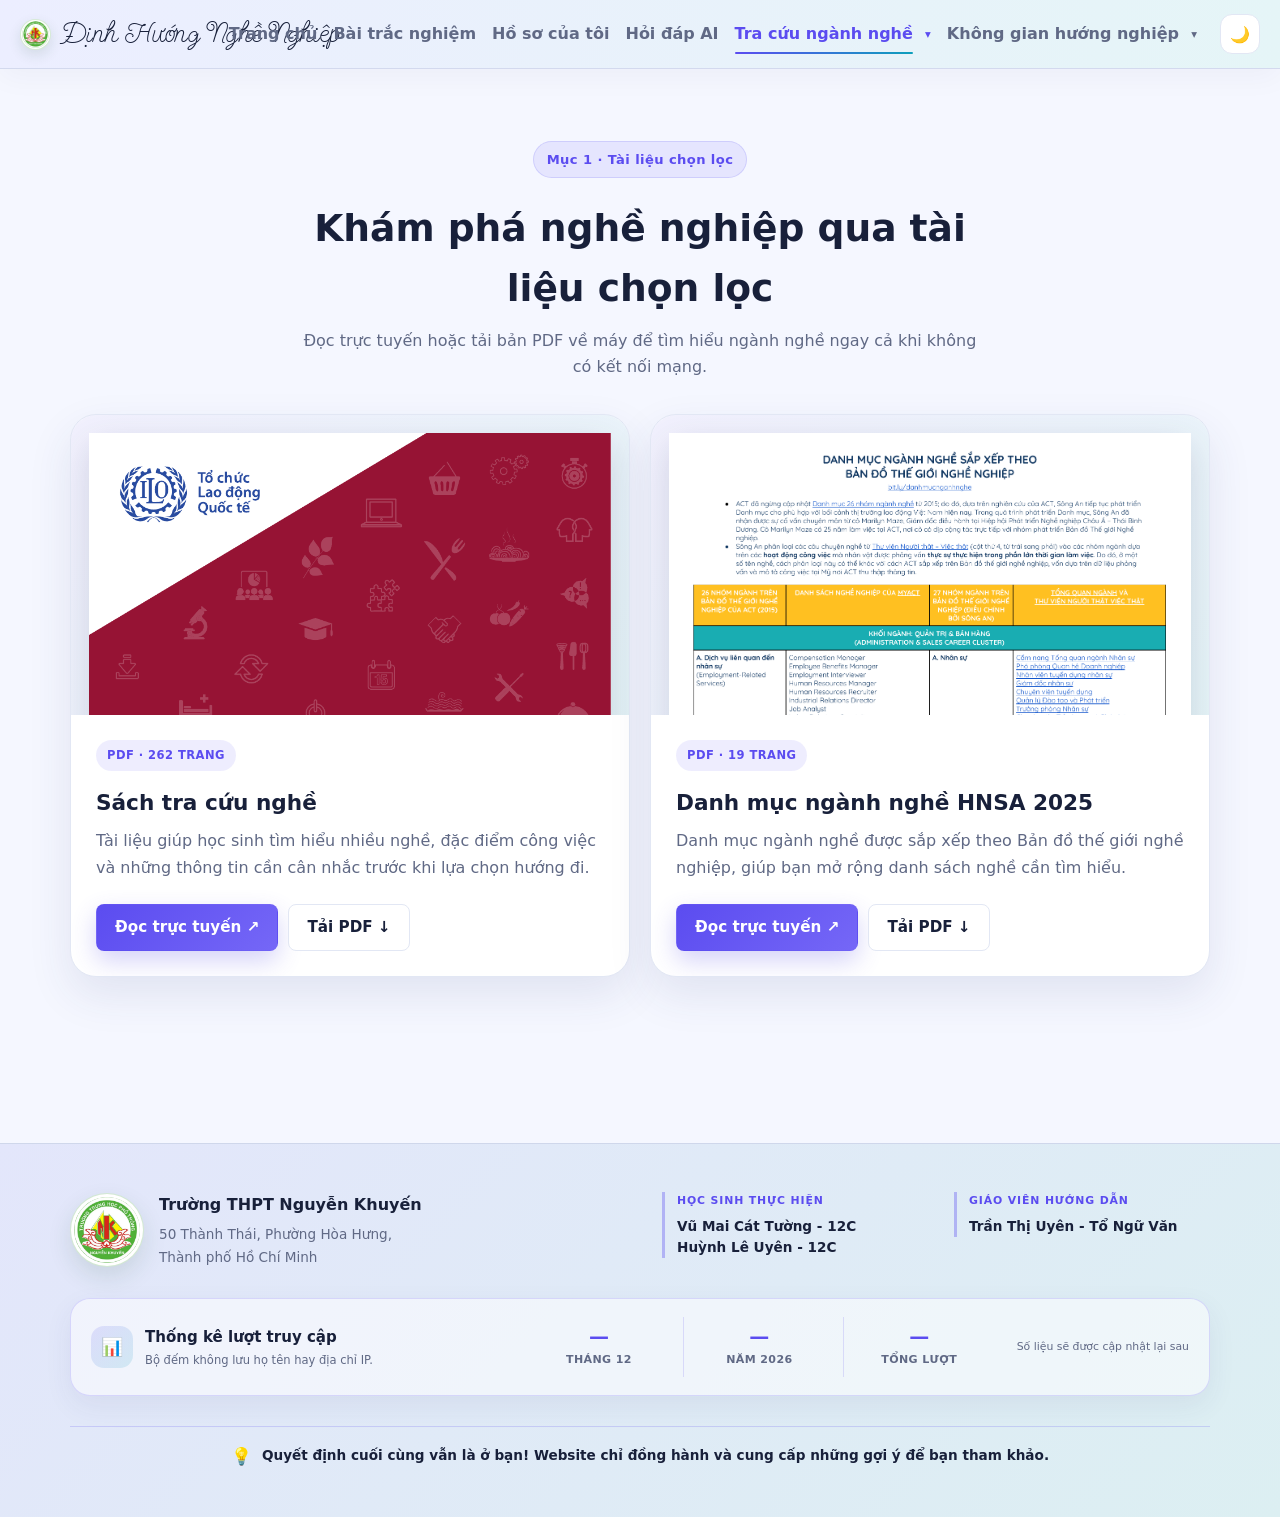
<file: frontend/careers.html>
<!DOCTYPE html>
<html lang="vi">
<head>
  <meta charset="UTF-8" />
  <meta name="viewport" content="width=device-width, initial-scale=1.0" />
  <title>Tra cứu ngành nghề | Định Hướng Nghề Nghiệp AI</title>
  <link rel="stylesheet" href="css/style.css?v=20260902-3" />
  <link rel="icon" type="image/png" href="assets/images/logo-thpt-nguyen-khuyen.png" />
</head>
<body>
  <header class="site-header">
    <div class="container">
      <a class="site-logo" href="index.html"><img class="site-logo-mark" src="assets/images/logo-thpt-nguyen-khuyen.png" alt="" /> <span>Định Hướng Nghề Nghiệp</span></a>
      <nav class="site-nav">
        <a href="index.html">Trang chủ</a>
        <a href="assessments.html">Bài trắc nghiệm</a>
        <a href="profile.html">Hồ sơ của tôi</a>
        <a href="chatbot.html">Hỏi đáp AI</a>
        <details class="site-nav-dropdown">
          <summary class="active">Tra cứu ngành nghề</summary>
          <div class="site-nav-menu">
            <a href="careers.html#career-documents"><span aria-hidden="true">📚</span> Khám phá nghề nghiệp qua tài liệu chọn lọc</a>
            <a href="careers.html#onet-online"><span aria-hidden="true">🌐</span> Khám phá nghề nghiệp qua O*NET OnLine</a>
          </div>
        </details>
        <details class="site-nav-dropdown">
          <summary>Không gian hướng nghiệp</summary>
          <div class="site-nav-menu">
            <a href="resources.html#career-experts"><span aria-hidden="true">🧑‍🏫</span> Hướng nghiệp cùng chuyên gia</a>
            <a href="resources.html#career-experience"><span aria-hidden="true">🎬</span> Video trải nghiệm nghề</a>
          </div>
        </details>
      </nav>
    </div>
  </header>

  <main>
    <section class="container career-documents career-lookup-documents" id="career-documents" data-career-view="career-documents" aria-labelledby="career-documents-title">
      <div class="section-heading">
        <span class="eyebrow">Mục 1 · Tài liệu chọn lọc</span>
        <h1 id="career-documents-title">Khám phá nghề nghiệp qua tài liệu chọn lọc</h1>
        <p>Đọc trực tuyến hoặc tải bản PDF về máy để tìm hiểu ngành nghề ngay cả khi không có kết nối mạng.</p>
      </div>

      <div class="document-grid">
        <article class="document-card">
          <a class="document-cover" href="assets/documents/sach-tra-cuu-nghe.pdf" target="_blank" rel="noopener noreferrer" aria-label="Mở Sách tra cứu nghề">
            <img src="assets/documents/sach-tra-cuu-nghe-cover.png" alt="Trang bìa Sách tra cứu nghề" loading="lazy" />
            <span class="document-open-hint">Xem tài liệu ↗</span>
          </a>
          <div class="document-content">
            <span class="document-badge">PDF · 262 trang</span>
            <h3>Sách tra cứu nghề</h3>
            <p>Tài liệu giúp học sinh tìm hiểu nhiều nghề, đặc điểm công việc và những thông tin cần cân nhắc trước khi lựa chọn hướng đi.</p>
            <div class="document-actions">
              <a class="btn btn-primary" href="assets/documents/sach-tra-cuu-nghe.pdf" target="_blank" rel="noopener noreferrer">Đọc trực tuyến ↗</a>
              <a class="btn btn-secondary" href="assets/documents/sach-tra-cuu-nghe.pdf" download>Tải PDF ↓</a>
            </div>
          </div>
        </article>

        <article class="document-card">
          <a class="document-cover" href="assets/documents/danh-muc-nganh-nghe-hnsa-202511.pdf" target="_blank" rel="noopener noreferrer" aria-label="Mở Danh mục ngành nghề HNSA 2025">
            <img src="assets/documents/danh-muc-nganh-nghe-hnsa-cover.png" alt="Trang đầu Danh mục ngành nghề HNSA 2025" loading="lazy" />
            <span class="document-open-hint">Xem tài liệu ↗</span>
          </a>
          <div class="document-content">
            <span class="document-badge">PDF · 19 trang</span>
            <h3>Danh mục ngành nghề HNSA 2025</h3>
            <p>Danh mục ngành nghề được sắp xếp theo Bản đồ thế giới nghề nghiệp, giúp bạn mở rộng danh sách nghề cần tìm hiểu.</p>
            <div class="document-actions">
              <a class="btn btn-primary" href="assets/documents/danh-muc-nganh-nghe-hnsa-202511.pdf" target="_blank" rel="noopener noreferrer">Đọc trực tuyến ↗</a>
              <a class="btn btn-secondary" href="assets/documents/danh-muc-nganh-nghe-hnsa-202511.pdf" download>Tải PDF ↓</a>
            </div>
          </div>
        </article>
      </div>
    </section>

    <section class="container onet-guide" id="onet-online" data-career-view="onet-online" aria-labelledby="onet-guide-title">
      <div class="section-heading">
        <span class="eyebrow">Hướng dẫn sử dụng</span>
        <h1 id="onet-guide-title">Tra cứu trên O*NET OnLine → hiểu sâu về nghề</h1>
        <p>Mở O*NET và làm theo năm bước ngắn dưới đây.</p>
      </div>

      <a class="onet-open-link" href="https://www.onetonline.org/find/descriptor/browse/1.B.1/" target="_blank" rel="noopener noreferrer">
        <span class="onet-open-icon" aria-hidden="true">🌐</span>
        <span><strong>Mở O*NET OnLine để tra cứu nghề</strong><small>Đi thẳng đến danh sách các nhóm sở thích Holland.</small></span>
        <span class="onet-open-arrow" aria-hidden="true">↗</span>
      </a>

      <div class="onet-step-grid">
        <article class="guide-step">
          <span class="step-number">01</span>
          <div>
            <h3>Mở O*NET</h3>
            <p>Nhấn vào nút lớn phía trên.</p>
          </div>
        </article>

        <article class="guide-step">
          <span class="step-number">02</span>
          <div>
            <h3>Chọn nhóm Holland</h3>
            <p>Chọn nhóm R, I, A, S, E hoặc C phù hợp.</p>
          </div>
        </article>

        <article class="guide-step">
          <span class="step-number">03</span>
          <div>
            <h3>Chọn một nghề</h3>
            <p>Nhấn tên nghề trong cột “Occupation”.</p>
          </div>
        </article>

        <article class="guide-step">
          <span class="step-number">04</span>
          <div>
            <h3>Đọc thông tin</h3>
            <p>Xem nhiệm vụ, kỹ năng và yêu cầu đào tạo.</p>
          </div>
        </article>

        <article class="guide-step">
          <span class="step-number">05</span>
          <div>
            <h3>Đối chiếu bản thân</h3>
            <p>So sánh với sở thích, năng lực và mục tiêu của bạn.</p>
          </div>
        </article>
      </div>

      <aside class="onet-guide-note">
        <span aria-hidden="true">💡</span>
        <p><strong>Lưu ý:</strong> Kết quả Holland chỉ để tham khảo; hãy cân nhắc thêm năng lực và mục tiêu cá nhân.</p>
      </aside>
    </section>

  </main>

  <footer class="site-footer">
    <div class="container footer-layout">
      <section class="footer-school" aria-label="Thông tin trường">
        <a class="footer-school-logo" href="index.html#gioi-thieu"><img src="assets/images/logo-thpt-nguyen-khuyen.png" alt="Logo Trường THPT Nguyễn Khuyến" /></a>
        <div><strong class="footer-school-name">Trường THPT Nguyễn Khuyến</strong><address>50 Thành Thái, Phường Hòa Hưng,<br />Thành phố Hồ Chí Minh</address></div>
      </section>
      <section class="footer-team" aria-label="Nhóm thực hiện đề tài">
        <div class="footer-credit"><span>Học sinh thực hiện</span><strong>Vũ Mai Cát Tường - 12C</strong><strong>Huỳnh Lê Uyên - 12C</strong></div>
        <div class="footer-credit"><span>Giáo viên hướng dẫn</span><strong>Trần Thị Uyên - Tổ Ngữ Văn</strong></div>
      </section>
    </div>
    <div class="container"><p class="footer-advisory"><span aria-hidden="true">💡</span><strong>Quyết định cuối cùng vẫn là ở bạn! Website chỉ đồng hành và cung cấp những gợi ý để bạn tham khảo.</strong></p></div>
  </footer>

  <script src="js/site.js?v=20260902-3"></script>
  <!-- Cloudflare Web Analytics -->
  <script type="module" src="https://static.cloudflareinsights.com/beacon.min.js" data-cf-beacon='{"token":"344c5684e8b34a9ea72977ca7bc9cadd"}'></script>
  <!-- End Cloudflare Web Analytics -->
</body>
</html>
</file>
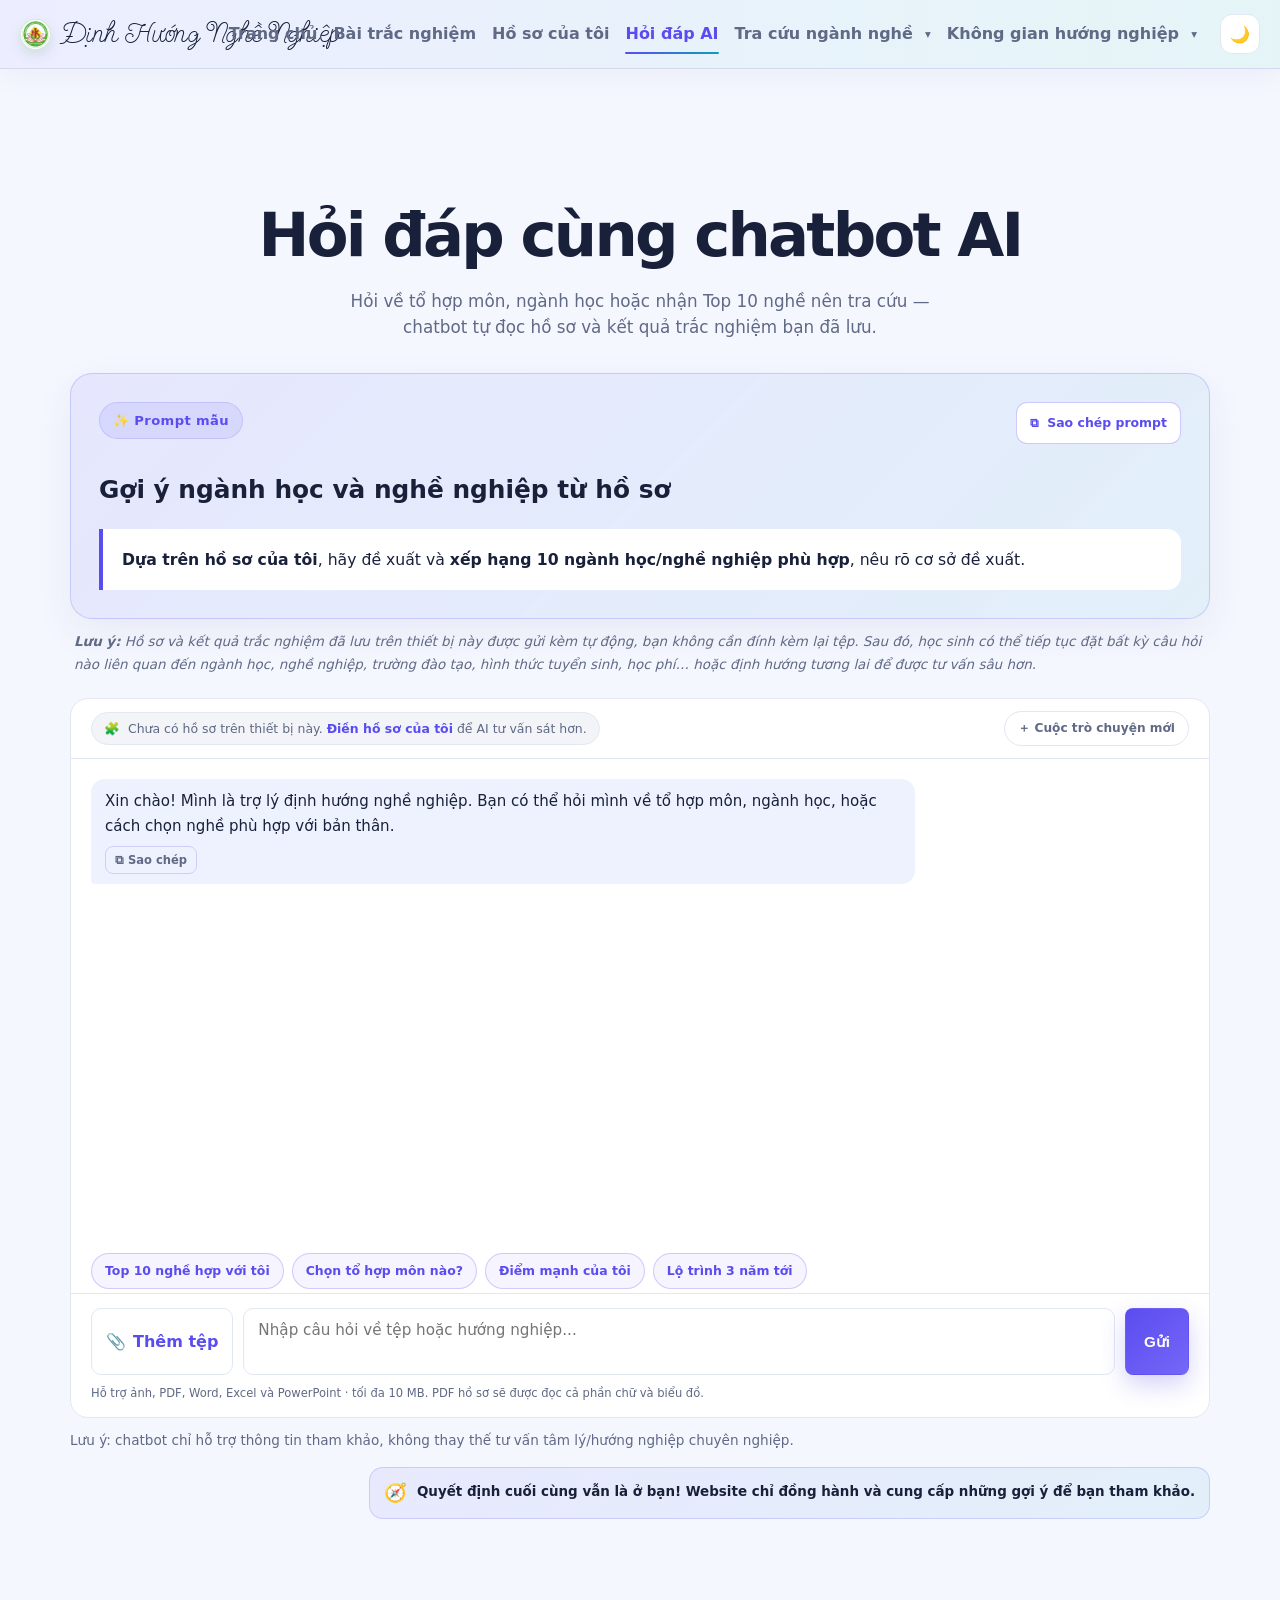
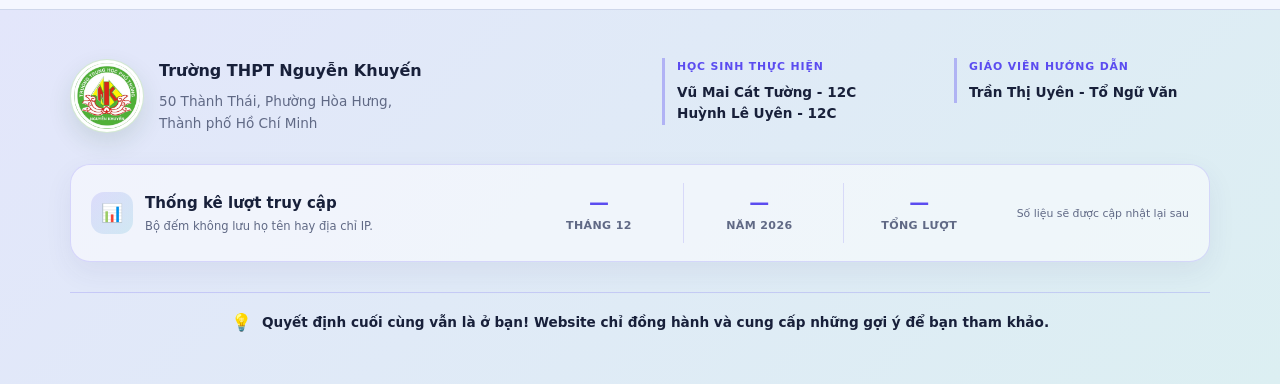
<file: frontend/chatbot.html>
<!DOCTYPE html>
<html lang="vi">
<head>
  <meta charset="UTF-8" />
  <meta name="viewport" content="width=device-width, initial-scale=1.0" />
  <title>Hỏi đáp AI | Định Hướng Nghề Nghiệp AI</title>
  <link rel="stylesheet" href="css/style.css?v=20260911-1" />
  <link rel="icon" type="image/png" href="assets/images/logo-thpt-nguyen-khuyen.png" />
</head>
<body>
  <header class="site-header">
    <div class="container">
      <a class="site-logo" href="index.html"><img class="site-logo-mark" src="assets/images/logo-thpt-nguyen-khuyen.png" alt="" /> <span>Định Hướng Nghề Nghiệp</span></a>
      <nav class="site-nav">
        <a href="index.html">Trang chủ</a>
        <a href="assessments.html">Bài trắc nghiệm</a>
        <a href="profile.html">Hồ sơ của tôi</a>
        <a href="chatbot.html" class="active">Hỏi đáp AI</a>
        <details class="site-nav-dropdown">
          <summary>Tra cứu ngành nghề</summary>
          <div class="site-nav-menu">
            <a href="careers.html#career-documents"><span aria-hidden="true">📚</span> Khám phá nghề nghiệp qua tài liệu chọn lọc</a>
            <a href="careers.html#onet-online"><span aria-hidden="true">🌐</span> Khám phá nghề nghiệp qua O*NET OnLine</a>
          </div>
        </details>
        <details class="site-nav-dropdown">
          <summary>Không gian hướng nghiệp</summary>
          <div class="site-nav-menu">
            <a href="resources.html#career-experts"><span aria-hidden="true">🧑‍🏫</span> Hướng nghiệp cùng chuyên gia</a>
            <a href="resources.html#career-experience"><span aria-hidden="true">🎬</span> Video trải nghiệm nghề</a>
          </div>
        </details>
      </nav>
    </div>
  </header>

  <main>
    <section class="hero container">
      <h1>Hỏi đáp cùng chatbot AI</h1>
      <p>Hỏi về tổ hợp môn, ngành học hoặc nhận Top 10 nghề nên tra cứu — chatbot tự đọc hồ sơ và kết quả trắc nghiệm bạn đã lưu.</p>
    </section>

    <section class="container chat-prompt-guide" aria-labelledby="chat-prompt-title">
      <div class="chat-prompt-card">
        <div class="chat-prompt-heading">
          <div>
            <span class="eyebrow">✨ Prompt mẫu</span>
            <h2 id="chat-prompt-title">Gợi ý ngành học và nghề nghiệp từ hồ sơ</h2>
          </div>
          <button class="chat-copy-prompt" id="chat-copy-prompt" type="button" aria-describedby="chat-copy-status">
            <span aria-hidden="true">⧉</span>
            <span data-copy-label>Sao chép prompt</span>
          </button>
        </div>
        <p class="chat-prompt-text" id="chat-prompt-text"><strong>Dựa trên hồ sơ của tôi</strong>, hãy đề xuất và <strong>xếp hạng 10 ngành học/nghề nghiệp phù hợp</strong>, nêu rõ cơ sở đề xuất.</p>
        <span class="chat-copy-status" id="chat-copy-status" role="status" aria-live="polite"></span>
      </div>
      <p class="chat-prompt-note"><em><strong>Lưu ý:</strong> Hồ sơ và kết quả trắc nghiệm đã lưu trên thiết bị này được gửi kèm tự động, bạn không cần đính kèm lại tệp. Sau đó, học sinh có thể tiếp tục đặt bất kỳ câu hỏi nào liên quan đến ngành học, nghề nghiệp, trường đào tạo, hình thức tuyển sinh, học phí… hoặc định hướng tương lai để được tư vấn sâu hơn.</em></p>
    </section>

    <section class="container">
      <div class="chat-window">
        <div class="chat-toolbar">
          <span class="chat-profile-chip is-empty" id="chat-profile-chip">
            <span aria-hidden="true">🧩</span>
            <span id="chat-profile-chip-text"></span>
            <button type="button" id="chat-profile-toggle" class="chat-profile-toggle" hidden>Tắt</button>
          </span>
          <button type="button" class="chat-reset" id="chat-reset">＋ Cuộc trò chuyện mới</button>
        </div>
        <div class="chat-messages" id="chat-messages" role="log" aria-live="polite"></div>
        <div class="chat-quick-prompts" id="chat-quick-prompts" aria-label="Câu hỏi gợi ý"></div>
        <form class="chat-form" id="chat-form">
          <div class="chat-attachment-preview" id="chat-attachment-preview" hidden>
            <span class="chat-attachment-icon" aria-hidden="true">📄</span>
            <span class="chat-attachment-info">
              <strong id="chat-attachment-name"></strong>
              <small id="chat-attachment-size"></small>
            </span>
            <button type="button" class="chat-remove-file" id="chat-remove-file" aria-label="Bỏ tệp đính kèm">×</button>
          </div>
          <div class="chat-profile-suggestion" id="chat-profile-suggestion" hidden>
            <span aria-hidden="true">✨</span>
            <span>PDF hồ sơ có thể được phân tích để xếp hạng nghề phù hợp.</span>
            <button type="button" id="chat-profile-prompt">Dùng yêu cầu Top 10</button>
          </div>
          <div class="chat-controls">
            <input
              type="file"
              id="chat-file"
              accept="image/jpeg,image/png,image/webp,image/gif,.pdf,.doc,.docx,.xls,.xlsx,.ppt,.pptx"
              hidden
            />
            <button type="button" class="chat-attach-button" id="chat-attach-button" aria-label="Đính kèm tệp" title="Đính kèm tệp">
              <span aria-hidden="true">📎</span>
              <span class="chat-attach-label">Thêm tệp</span>
            </button>
            <textarea id="chat-input" placeholder="Nhập câu hỏi về tệp hoặc hướng nghiệp..." autocomplete="off" rows="2"></textarea>
            <button type="submit" class="btn btn-primary" id="chat-submit">Gửi</button>
          </div>
          <p class="chat-file-help">Hỗ trợ ảnh, PDF, Word, Excel và PowerPoint · tối đa 10 MB. PDF hồ sơ sẽ được đọc cả phần chữ và biểu đồ.</p>
        </form>
      </div>
      <p style="color:var(--color-text-muted);font-size:0.85rem;margin-top:12px;">
        Lưu ý: chatbot chỉ hỗ trợ thông tin tham khảo, không thay thế tư vấn tâm lý/hướng nghiệp chuyên nghiệp.
      </p>
      <p class="chat-final-reminder">
        <span aria-hidden="true">🧭</span>
        <strong>Quyết định cuối cùng vẫn là ở bạn! Website chỉ đồng hành và cung cấp những gợi ý để bạn tham khảo.</strong>
      </p>
    </section>
  </main>

  <footer class="site-footer">
    <div class="container footer-layout">
      <section class="footer-school" aria-label="Thông tin trường">
        <a class="footer-school-logo" href="index.html#gioi-thieu"><img src="assets/images/logo-thpt-nguyen-khuyen.png" alt="Logo Trường THPT Nguyễn Khuyến" /></a>
        <div><strong class="footer-school-name">Trường THPT Nguyễn Khuyến</strong><address>50 Thành Thái, Phường Hòa Hưng,<br />Thành phố Hồ Chí Minh</address></div>
      </section>
      <section class="footer-team" aria-label="Nhóm thực hiện đề tài">
        <div class="footer-credit"><span>Học sinh thực hiện</span><strong>Vũ Mai Cát Tường - 12C</strong><strong>Huỳnh Lê Uyên - 12C</strong></div>
        <div class="footer-credit"><span>Giáo viên hướng dẫn</span><strong>Trần Thị Uyên - Tổ Ngữ Văn</strong></div>
      </section>
    </div>
    <div class="container"><p class="footer-advisory"><span aria-hidden="true">💡</span><strong>Quyết định cuối cùng vẫn là ở bạn! Website chỉ đồng hành và cung cấp những gợi ý để bạn tham khảo.</strong></p></div>
  </footer>

  <script src="js/chatbot.js?v=20260911-1"></script>
  <script src="js/site.js?v=20260902-3"></script>
  <!-- Cloudflare Web Analytics -->
  <script type="module" src="https://static.cloudflareinsights.com/beacon.min.js" data-cf-beacon='{"token":"344c5684e8b34a9ea72977ca7bc9cadd"}'></script>
  <!-- End Cloudflare Web Analytics -->
</body>
</html>
</file>
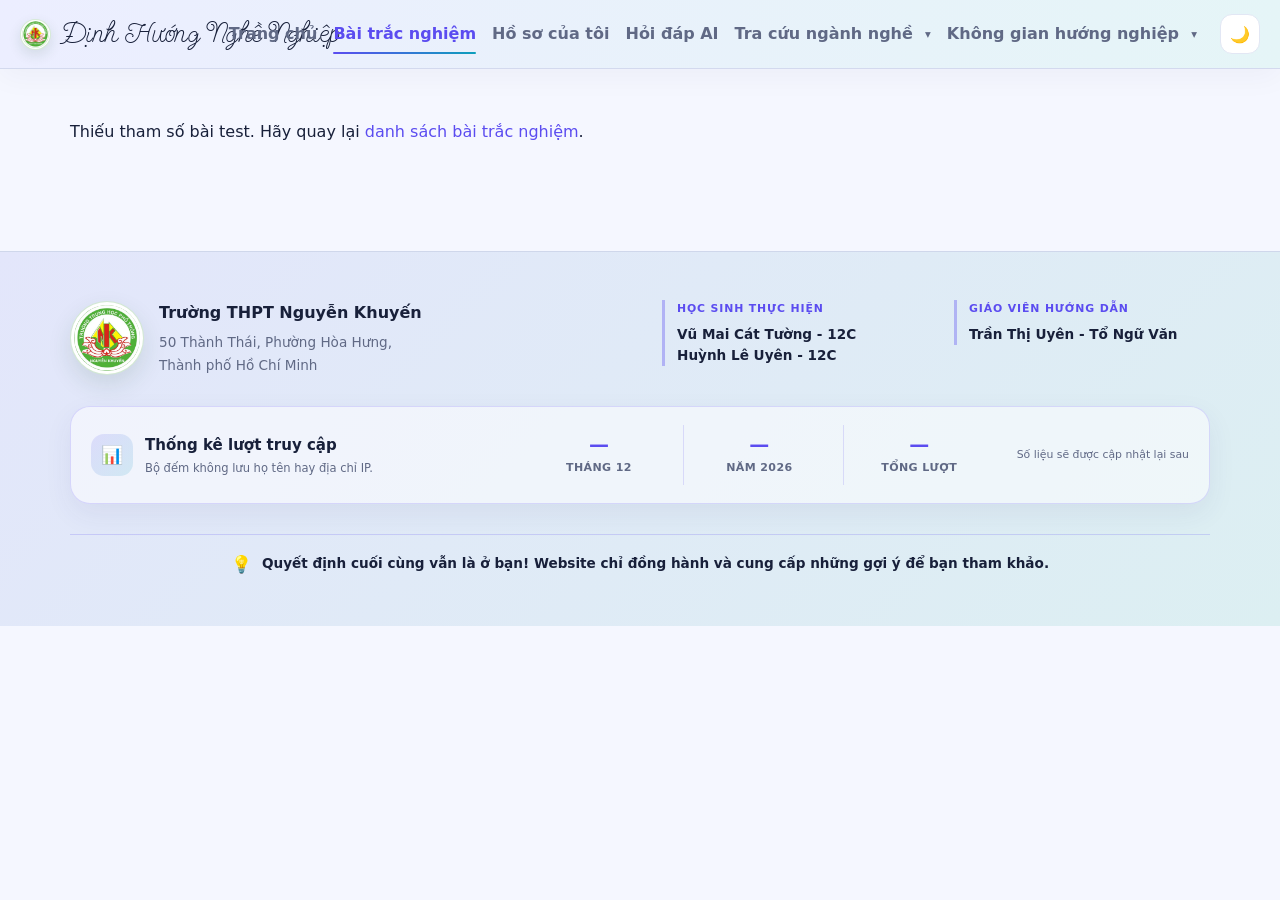
<file: frontend/quiz.html>
<!DOCTYPE html>
<html lang="vi">
<head>
  <meta charset="UTF-8" />
  <meta name="viewport" content="width=device-width, initial-scale=1.0" />
  <title>Làm trắc nghiệm | Định Hướng Nghề Nghiệp AI</title>
  <link rel="stylesheet" href="css/style.css?v=20260902-3" />
  <link rel="icon" type="image/png" href="assets/images/logo-thpt-nguyen-khuyen.png" />
</head>
<body>
  <header class="site-header">
    <div class="container">
      <a class="site-logo" href="index.html"><img class="site-logo-mark" src="assets/images/logo-thpt-nguyen-khuyen.png" alt="" /> <span>Định Hướng Nghề Nghiệp</span></a>
      <nav class="site-nav">
        <a href="index.html">Trang chủ</a>
        <a href="assessments.html" class="active">Bài trắc nghiệm</a>
        <a href="profile.html">Hồ sơ của tôi</a>
        <a href="chatbot.html">Hỏi đáp AI</a>
        <details class="site-nav-dropdown">
          <summary>Tra cứu ngành nghề</summary>
          <div class="site-nav-menu">
            <a href="careers.html#career-documents"><span aria-hidden="true">📚</span> Khám phá nghề nghiệp qua tài liệu chọn lọc</a>
            <a href="careers.html#onet-online"><span aria-hidden="true">🌐</span> Khám phá nghề nghiệp qua O*NET OnLine</a>
          </div>
        </details>
        <details class="site-nav-dropdown">
          <summary>Không gian hướng nghiệp</summary>
          <div class="site-nav-menu">
            <a href="resources.html#career-experts"><span aria-hidden="true">🧑‍🏫</span> Hướng nghiệp cùng chuyên gia</a>
            <a href="resources.html#career-experience"><span aria-hidden="true">🎬</span> Video trải nghiệm nghề</a>
          </div>
        </details>
      </nav>
    </div>
  </header>

  <main>
    <section class="container" id="quiz-container">
      <p>Đang tải bài trắc nghiệm...</p>
    </section>
  </main>

  <footer class="site-footer">
    <div class="container footer-layout">
      <section class="footer-school" aria-label="Thông tin trường">
        <a class="footer-school-logo" href="index.html#gioi-thieu"><img src="assets/images/logo-thpt-nguyen-khuyen.png" alt="Logo Trường THPT Nguyễn Khuyến" /></a>
        <div><strong class="footer-school-name">Trường THPT Nguyễn Khuyến</strong><address>50 Thành Thái, Phường Hòa Hưng,<br />Thành phố Hồ Chí Minh</address></div>
      </section>
      <section class="footer-team" aria-label="Nhóm thực hiện đề tài">
        <div class="footer-credit"><span>Học sinh thực hiện</span><strong>Vũ Mai Cát Tường - 12C</strong><strong>Huỳnh Lê Uyên - 12C</strong></div>
        <div class="footer-credit"><span>Giáo viên hướng dẫn</span><strong>Trần Thị Uyên - Tổ Ngữ Văn</strong></div>
      </section>
    </div>
    <div class="container"><p class="footer-advisory"><span aria-hidden="true">💡</span><strong>Quyết định cuối cùng vẫn là ở bạn! Website chỉ đồng hành và cung cấp những gợi ý để bạn tham khảo.</strong></p></div>
  </footer>

  <script src="js/quiz-engine.js"></script>
  <script>
    function externalAssessmentMarkup(id, name, url) {
      return `
        <section class="external-assessment" aria-labelledby="${id}-assessment-title">
          <div class="external-assessment-head">
            <div>
              <span class="live-dot">Công cụ trực tuyến</span>
              <h2 id="${id}-assessment-title">Làm trắc nghiệm ${name}</h2>
              <p>Thực hiện bài trắc nghiệm ngay trong khung bên dưới. Nếu khung hiển thị chưa đầy đủ, bạn có thể mở công cụ ở một tab riêng.</p>
            </div>
            <a class="btn btn-primary" href="${url}" target="_blank" rel="noopener noreferrer">Mở toàn màn hình ↗</a>
          </div>
          <div class="external-frame-wrap">
            <iframe
              class="external-assessment-frame"
              src="${url}"
              title="Trắc nghiệm ${name} của Hướng nghiệp Sông An"
              loading="lazy"
              referrerpolicy="strict-origin-when-cross-origin"
            ></iframe>
          </div>
          <p class="external-source">Nguồn công cụ: <a href="${url}" target="_blank" rel="noopener noreferrer">Hướng nghiệp Sông An ↗</a></p>
        </section>
      `;
    }

    function renderHollandExternal(container) {
      const hollandUrl = "https://tracnghiem.huongnghiepsongan.com/assess/tracnghiem/HLKPST1622";
      container.innerHTML = `
        <div class="theory-intro holland-intro">
          <div class="theory-copy holland-copy">
            <a class="back-link" href="assessments.html">← Quay lại danh sách bài trắc nghiệm</a>
            <span class="eyebrow">🧭 Khám phá sở thích nghề nghiệp</span>
            <h1>Lý thuyết lựa chọn nghề nghiệp <span>— John L. Holland</span></h1>
            <p>Trắc nghiệm Holland (RIASEC) được xây dựng dựa trên lý thuyết lựa chọn nghề nghiệp của nhà tâm lý học John L. Holland, nhằm khám phá sở thích và xu hướng nghề nghiệp của mỗi cá nhân.</p>
            <p>Mô hình phân chia sở thích thành 6 nhóm cơ bản: Realistic (Kỹ thuật), Investigative (Nghiên cứu), Artistic (Nghệ thuật), Social (Xã hội), Enterprising (Quản lý) và Conventional (Nghiệp vụ).</p>
            <p>Kết quả trắc nghiệm cho biết những nhóm sở thích nổi trội của học sinh và mối liên hệ với các nhóm môi trường nghề nghiệp có xu hướng phù hợp, đóng vai trò nền tảng khoa học trong quá trình định hướng nghề nghiệp.</p>
          </div>

          <div class="riasec-model" aria-label="Sáu nhóm sở thích nghề nghiệp RIASEC">
            <div class="riasec-center"><strong>RIASEC</strong><span>6 nhóm sở thích</span></div>
            <article class="riasec-type type-r"><b>R</b><strong>Kỹ thuật</strong><small>Realistic</small></article>
            <article class="riasec-type type-i"><b>I</b><strong>Nghiên cứu</strong><small>Investigative</small></article>
            <article class="riasec-type type-a"><b>A</b><strong>Nghệ thuật</strong><small>Artistic</small></article>
            <article class="riasec-type type-s"><b>S</b><strong>Xã hội</strong><small>Social</small></article>
            <article class="riasec-type type-e"><b>E</b><strong>Quản lý</strong><small>Enterprising</small></article>
            <article class="riasec-type type-c"><b>C</b><strong>Nghiệp vụ</strong><small>Conventional</small></article>
          </div>
        </div>
        ${externalAssessmentMarkup("holland", "Holland", hollandUrl)}
      `;
    }

    function renderMIExternal(container) {
      const miUrl = "https://tracnghiem.huongnghiepsongan.com/assess/tracnghiem/MIPQVI";
      container.innerHTML = `
        <div class="theory-intro mi-intro">
          <div class="theory-copy mi-copy">
            <a class="back-link" href="assessments.html">← Quay lại danh sách bài trắc nghiệm</a>
            <span class="eyebrow">🧠 Nhận diện thế mạnh của bạn</span>
            <h1>Trắc nghiệm Đa trí thông minh <span>— Howard Gardner</span></h1>
            <p>Trắc nghiệm Đa trí thông minh (Multiple Intelligences) dựa trên Thuyết Đa trí thông minh do nhà tâm lý học Howard Gardner đề xuất năm 1983.</p>
            <p>Lý thuyết cho rằng con người có thể biểu hiện năng lực nổi trội ở nhiều dạng khác nhau: ngôn ngữ, logic – toán học, không gian, âm nhạc, vận động (thể chất), giao tiếp (tương tác cá nhân), nội tâm (tự nhận thức) và tự nhiên.</p>
            <p>Bài trắc nghiệm giúp học sinh nhận diện những dạng năng lực mà bản thân có xu hướng phát huy, từ đó hỗ trợ lựa chọn phương pháp học tập và định hướng phát triển phù hợp với thế mạnh cá nhân.</p>
          </div>

          <div class="mi-model" aria-label="Tám dạng trí thông minh theo Howard Gardner">
            <div class="mi-center"><strong>MI</strong><span>8 dạng trí thông minh</span></div>
            <article class="mi-type mi-language"><span>🔤</span><strong>Ngôn ngữ</strong><small>Linguistic</small></article>
            <article class="mi-type mi-logic"><span>🧮</span><strong>Logic – toán học</strong><small>Logical</small></article>
            <article class="mi-type mi-space"><span>🧊</span><strong>Không gian</strong><small>Spatial</small></article>
            <article class="mi-type mi-music"><span>🎵</span><strong>Âm nhạc</strong><small>Musical</small></article>
            <article class="mi-type mi-body"><span>🏃</span><strong>Vận động</strong><small>Bodily</small></article>
            <article class="mi-type mi-social"><span>🤝</span><strong>Giao tiếp</strong><small>Interpersonal</small></article>
            <article class="mi-type mi-self"><span>🪞</span><strong>Nội tâm</strong><small>Intrapersonal</small></article>
            <article class="mi-type mi-nature"><span>🌿</span><strong>Tự nhiên</strong><small>Naturalistic</small></article>
          </div>
        </div>
        ${externalAssessmentMarkup("mi", "Đa trí thông minh (MI)", miUrl)}
      `;
    }

    function renderMBTIExternal(container) {
      const mbtiUrl = "https://mbtitests.com/take-test/";
      const mbtiTypes = ["ISTJ", "ISFJ", "INFJ", "INTJ", "ISTP", "ISFP", "INFP", "INTP", "ESTP", "ESFP", "ENFP", "ENTP", "ESTJ", "ESFJ", "ENFJ", "ENTJ"];
      container.innerHTML = `
        <div class="theory-intro mbti-intro">
          <div class="theory-copy mbti-copy">
            <a class="back-link" href="assessments.html">← Quay lại danh sách bài trắc nghiệm</a>
            <span class="eyebrow">🧩 Khám phá xu hướng tính cách</span>
            <h1>Myers-Briggs Type Indicator <span>— dựa trên lý thuyết kiểu tâm lý của Carl Jung</span></h1>
            <p>MBTI (Myers-Briggs Type Indicator) do Katharine Cook Briggs và Isabel Briggs Myers phát triển, dựa trên lý thuyết kiểu tâm lý (Psychological Types) của nhà tâm lý học Carl Jung.</p>
            <p>Công cụ mô tả xu hướng cá nhân thông qua 4 cặp đối lập, hình thành 16 kiểu tính cách đặc trưng.</p>
            <p>MBTI giúp học sinh suy ngẫm về phong cách tư duy, cách tiếp nhận thông tin và ra quyết định của bản thân; trong hướng nghiệp, công cụ này cung cấp thêm góc nhìn về môi trường làm việc phù hợp với tính cách cá nhân.</p>
          </div>

          <div class="mbti-model" aria-label="Bốn cặp xu hướng và mười sáu kiểu tính cách MBTI">
            <div class="mbti-summary"><strong>16</strong><span>kiểu tính cách từ<br />4 cặp xu hướng</span></div>
            <div class="mbti-axes">
              <article class="mbti-axis"><span><b>E</b><small>Hướng ngoại</small></span><i>↔</i><span><b>I</b><small>Hướng nội</small></span></article>
              <article class="mbti-axis"><span><b>S</b><small>Giác quan</small></span><i>↔</i><span><b>N</b><small>Trực giác</small></span></article>
              <article class="mbti-axis"><span><b>T</b><small>Lý trí</small></span><i>↔</i><span><b>F</b><small>Cảm xúc</small></span></article>
              <article class="mbti-axis"><span><b>J</b><small>Nguyên tắc</small></span><i>↔</i><span><b>P</b><small>Linh hoạt</small></span></article>
            </div>
            <div class="mbti-type-cloud" aria-label="Danh sách 16 mã tính cách">
              ${mbtiTypes.map((type) => `<span class="mbti-code-pill">${type}</span>`).join("")}
            </div>
          </div>
        </div>
        ${externalAssessmentMarkup("mbti", "MBTI", mbtiUrl)}
      `;
    }

    function renderDISCExternal(container) {
      const discUrl = "https://testfast.vn/disc";
      container.innerHTML = `
        <div class="theory-intro disc-intro">
          <div class="theory-copy disc-copy">
            <a class="back-link" href="assessments.html">← Quay lại danh sách bài trắc nghiệm</a>
            <span class="eyebrow">💬 Hiểu phong cách hành vi và giao tiếp</span>
            <h1>Mô hình hành vi <span>— dựa trên nghiên cứu của William Moulton Marston</span></h1>
            <p>DISC là mô hình đánh giá xu hướng hành vi và phong cách giao tiếp, có nguồn gốc từ nghiên cứu của nhà tâm lý học William Moulton Marston.</p>
            <p>Mô hình gồm 4 nhóm hành vi chính: Dominance – D (Thống trị), Influence – I (Ảnh hưởng), Steadiness – S (Kiên định) và Conscientiousness – C (Tuân thủ).</p>
            <p>Bài trắc nghiệm giúp học sinh hiểu cách bản thân giao tiếp, hợp tác và phản ứng trong môi trường làm việc, từ đó hỗ trợ lựa chọn môi trường học tập – nghề nghiệp phù hợp với phong cách cá nhân.</p>
          </div>

          <div class="disc-model" aria-label="Bốn nhóm hành vi DISC">
            <article class="disc-type disc-d">
              <b>D</b><div><strong>Dominance</strong><span>Thống trị</span><small>Quyết đoán · Hướng tới kết quả</small></div>
            </article>
            <article class="disc-type disc-i">
              <b>I</b><div><strong>Influence</strong><span>Ảnh hưởng</span><small>Nhiệt tình · Truyền cảm hứng</small></div>
            </article>
            <article class="disc-type disc-s">
              <b>S</b><div><strong>Steadiness</strong><span>Kiên định</span><small>Điềm tĩnh · Hợp tác</small></div>
            </article>
            <article class="disc-type disc-c">
              <b>C</b><div><strong>Conscientiousness</strong><span>Tuân thủ</span><small>Cẩn thận · Chính xác</small></div>
            </article>
            <div class="disc-center" aria-hidden="true">DISC</div>
          </div>
        </div>
        ${externalAssessmentMarkup("disc", "DISC", discUrl)}
      `;
    }

    function renderMotivatorsExternal(container) {
      const motivatorsUrl = "https://junglemotives.com/free-quiz/";
      container.innerHTML = `
        <div class="theory-intro motivators-intro">
          <div class="theory-copy motivators-copy">
            <a class="back-link" href="assessments.html">← Quay lại danh sách bài trắc nghiệm</a>
            <span class="eyebrow">⚡ Hiểu điều tạo nên động lực bên trong</span>
            <h1>Khám phá các yếu tố <span>thúc đẩy cá nhân</span></h1>
            <p>Trắc nghiệm Động lực tập trung khám phá những yếu tố thúc đẩy một cá nhân học tập, làm việc và theo đuổi mục tiêu.</p>
            <p>Các động lực có thể liên quan đến thành tựu, sự sáng tạo, ổn định, tự chủ, ảnh hưởng xã hội hoặc cơ hội phát triển.</p>
            <p>Bài test giúp học sinh trả lời câu hỏi <strong>“Điều gì thực sự thúc đẩy mình?”</strong> — một yếu tố quan trọng trong hướng nghiệp, vì một nghề phù hợp không chỉ cần đúng sở thích mà còn cần đáp ứng giá trị và động lực cá nhân.</p>
          </div>

          <div class="motive-model" aria-label="Sáu nhóm yếu tố tạo động lực cá nhân">
            <div class="motive-center"><span>🔥</span><strong>Động lực<br />bên trong</strong></div>
            <article class="motive-type motive-achievement"><span>🏆</span><strong>Thành tựu</strong><small>Chinh phục mục tiêu</small></article>
            <article class="motive-type motive-creativity"><span>🎨</span><strong>Sáng tạo</strong><small>Tạo ra điều mới</small></article>
            <article class="motive-type motive-stability"><span>🛡️</span><strong>Ổn định</strong><small>An toàn và bền vững</small></article>
            <article class="motive-type motive-autonomy"><span>🕊️</span><strong>Tự chủ</strong><small>Tự do lựa chọn</small></article>
            <article class="motive-type motive-influence"><span>🤝</span><strong>Ảnh hưởng xã hội</strong><small>Kết nối và đóng góp</small></article>
            <article class="motive-type motive-growth"><span>🌱</span><strong>Phát triển</strong><small>Học hỏi và tiến bộ</small></article>
          </div>
        </div>
        ${externalAssessmentMarkup("motivators", "Động lực", motivatorsUrl)}
      `;
    }

    async function main() {
      const params = new URLSearchParams(window.location.search);
      const testId = params.get("test");
      const container = document.getElementById("quiz-container");

      if (!testId) {
        container.innerHTML = `<p>Thiếu tham số bài test. Hãy quay lại <a href="assessments.html">danh sách bài trắc nghiệm</a>.</p>`;
        return;
      }

      if (testId === "holland") {
        renderHollandExternal(container);
        return;
      }

      if (testId === "mi") {
        renderMIExternal(container);
        return;
      }

      if (testId === "mbti") {
        renderMBTIExternal(container);
        return;
      }

      if (testId === "disc") {
        renderDISCExternal(container);
        return;
      }

      if (testId === "motivators") {
        renderMotivatorsExternal(container);
        return;
      }

      let quiz;
      try {
        quiz = await QuizEngine.loadQuiz(testId);
      } catch (err) {
        container.innerHTML = `<p>Không tải được bài test "${testId}". Lưu ý: bạn cần chạy trang qua một máy chủ cục bộ (xem README.md) thay vì mở trực tiếp file, để trình duyệt cho phép tải dữ liệu JSON.</p>`;
        return;
      }

      container.innerHTML = "";
      const form = QuizEngine.renderQuiz(quiz, container);

      form.addEventListener("submit", (e) => {
        e.preventDefault();
        const answers = QuizEngine.collectAnswers(quiz, form);
        const result = quiz.scaleType === "likert5" ? QuizEngine.scoreLikert(quiz, answers) : QuizEngine.scoreBinary(quiz, answers);
        QuizEngine.saveResult(testId, result);
        QuizEngine.renderResults(quiz, result, container);
      });
    }
    main();
  </script>
  <script src="js/site.js?v=20260902-3"></script>
  <!-- Cloudflare Web Analytics -->
  <script type="module" src="https://static.cloudflareinsights.com/beacon.min.js" data-cf-beacon='{"token":"344c5684e8b34a9ea72977ca7bc9cadd"}'></script>
  <!-- End Cloudflare Web Analytics -->
</body>
</html>
</file>
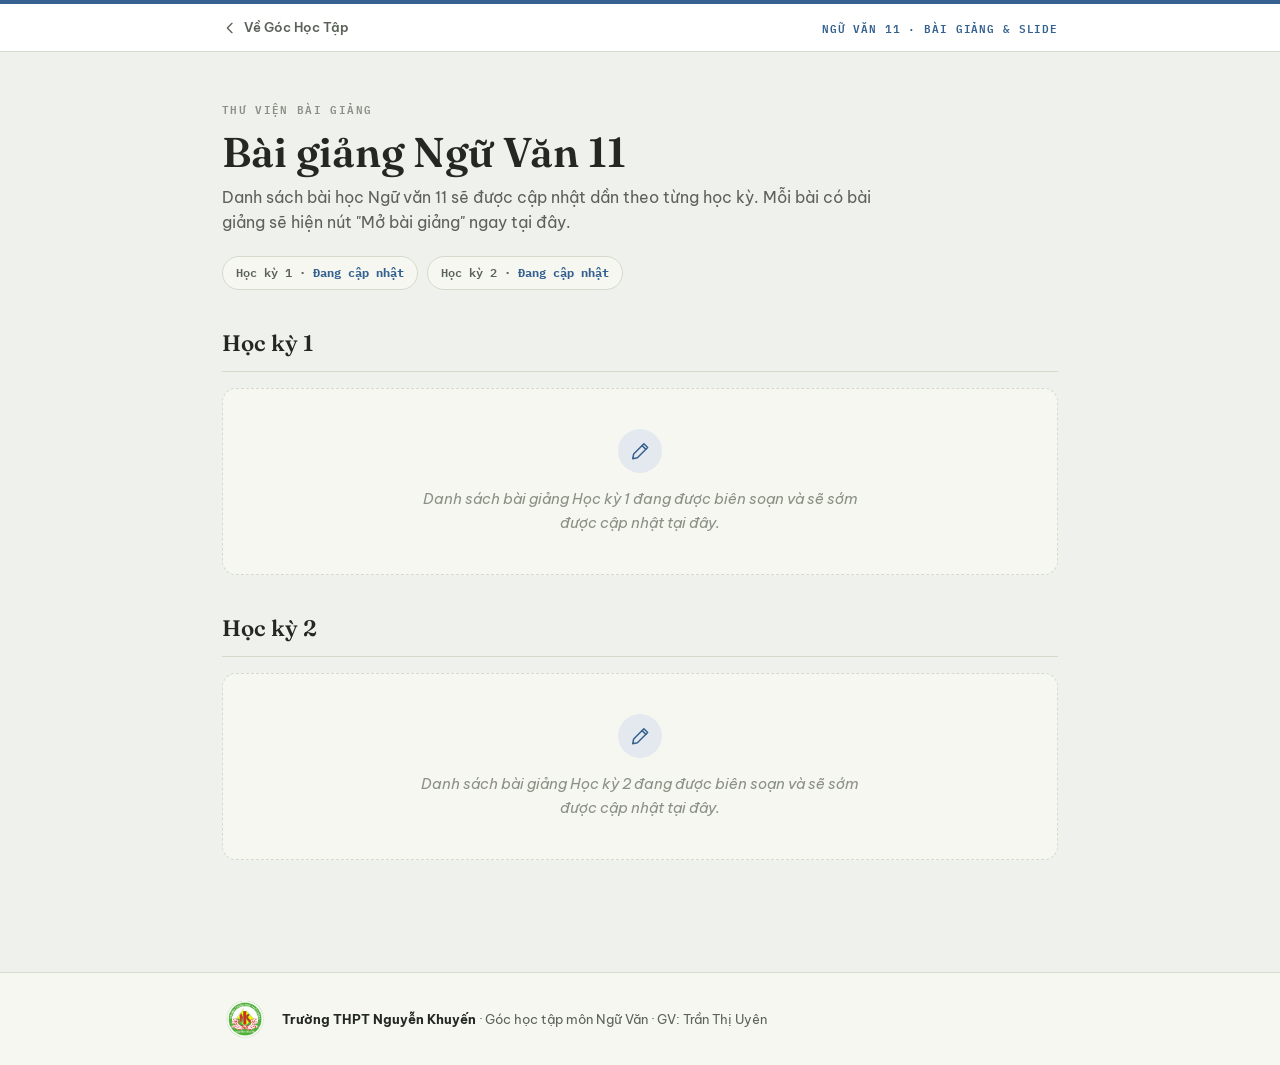
<file: goc-hoc-tap/bai-hoc/ngu-van-11.html>
<!DOCTYPE html>
<html lang="vi">
<head>
<meta charset="UTF-8">
<meta name="viewport" content="width=device-width, initial-scale=1.0">
<title>Thư Viện Bài Giảng Ngữ Văn 11</title>
<link rel="preconnect" href="https://fonts.googleapis.com">
<link rel="stylesheet" href="https://fonts.googleapis.com/css2?family=Fraunces:ital,opsz,wght@0,9..144,400;0,9..144,500;0,9..144,600;0,9..144,700;1,9..144,500&family=Be+Vietnam+Pro:wght@400;500;600;700&family=IBM+Plex+Mono:wght@500;600&display=swap">
<style>
  :root {
    --bg: #EFF1EC;
    --surface: #FFFFFF;
    --surface-2: #F6F7F1;
    --ink: #232823;
    --ink-muted: #5B6259;
    --ink-faint: #8B9186;
    --rule: #DEE2D5;
    --border: #D6DACC;
    --on-accent: #FFFFFF;

    --accent-1: #34618F;

    --font-display: 'Fraunces', Georgia, 'Times New Roman', serif;
    --font-body: 'Be Vietnam Pro', 'Segoe UI', system-ui, -apple-system, sans-serif;
    --font-mono: 'IBM Plex Mono', 'SFMono-Regular', Consolas, monospace;

    --shadow: 0 10px 30px -14px rgba(35, 40, 35, 0.28);
  }

  @media (prefers-color-scheme: dark) {
    :root:not([data-theme="light"]) {
      --bg: #1B1D18;
      --surface: #232620;
      --surface-2: #292C24;
      --ink: #ECEEE5;
      --ink-muted: #ABB2A0;
      --ink-faint: #767C6B;
      --rule: #363A30;
      --border: #383C31;
      --on-accent: #15160F;

      --accent-1: #82B2E1;

      --shadow: 0 10px 30px -14px rgba(0, 0, 0, 0.55);
    }
  }

  :root[data-theme="dark"] {
    --bg: #1B1D18;
    --surface: #232620;
    --surface-2: #292C24;
    --ink: #ECEEE5;
    --ink-muted: #ABB2A0;
    --ink-faint: #767C6B;
    --rule: #363A30;
    --border: #383C31;
    --on-accent: #15160F;

    --accent-1: #82B2E1;

    --shadow: 0 10px 30px -14px rgba(0, 0, 0, 0.55);
  }

  * { box-sizing: border-box; }
  html, body { margin: 0; }
  body {
    background: var(--bg);
    color: var(--ink);
    font-family: var(--font-body);
    -webkit-font-smoothing: antialiased;
    line-height: 1.6;
  }

  .topbar {
    position: sticky; top: 0; z-index: 20;
    background: color-mix(in srgb, var(--surface) 94%, transparent);
    border-bottom: 1px solid var(--border);
    border-top: 4px solid var(--accent-1);
    backdrop-filter: blur(10px);
  }
  .topbar-inner {
    max-width: 900px; margin: 0 auto;
    padding: 0.8rem clamp(1rem, 4vw, 2rem);
    display: flex; align-items: center; justify-content: space-between; gap: 1rem; flex-wrap: wrap;
  }
  .back-link {
    display: inline-flex; align-items: center; gap: 0.4rem;
    font-size: 0.84rem; font-weight: 600; text-decoration: none; color: var(--ink-muted);
  }
  .back-link:hover { color: var(--accent-1); }
  .back-link svg { width: 1rem; height: 1rem; fill: none; stroke: currentColor; stroke-width: 2; stroke-linecap: round; stroke-linejoin: round; }
  .lesson-tag {
    font-family: var(--font-mono); font-size: 0.68rem; font-weight: 600; letter-spacing: 0.08em; color: var(--accent-1);
  }

  .page { max-width: 900px; margin: 0 auto; padding: clamp(1.75rem, 4vw, 3rem) clamp(1.25rem, 4vw, 2rem) 4rem; }

  .masthead { max-width: 680px; margin-bottom: 1.75rem; }
  .masthead-eyebrow {
    display: block; font-family: var(--font-mono); font-size: 0.7rem; font-weight: 600;
    letter-spacing: 0.12em; color: var(--ink-faint); margin-bottom: 0.75rem;
  }
  .masthead-title {
    font-family: var(--font-display); font-weight: 600; font-size: clamp(1.9rem, 4.4vw, 2.6rem);
    line-height: 1.08; margin: 0 0 0.6rem; text-wrap: balance;
  }
  .masthead-sub { font-size: 1rem; color: var(--ink-muted); margin: 0; max-width: 62ch; }

  .summary-strip { display: flex; flex-wrap: wrap; gap: 0.6rem; margin: 1.25rem 0 0.5rem; }
  .summary-pill {
    font-family: var(--font-mono); font-size: 0.76rem; font-weight: 600; color: var(--ink-muted);
    background: var(--surface-2); border: 1px solid var(--border); border-radius: 999px; padding: 0.4rem 0.8rem;
  }
  .summary-pill strong { color: var(--accent-1); }

  .semester-block { margin-top: 2.25rem; }
  .semester-head {
    display: flex; align-items: baseline; gap: 0.6rem; margin-bottom: 1rem;
    padding-bottom: 0.6rem; border-bottom: 1px solid var(--border);
  }
  .semester-head h2 {
    font-family: var(--font-display); font-weight: 600; font-size: 1.4rem; margin: 0;
  }
  .semester-count { font-family: var(--font-mono); font-size: 0.82rem; color: var(--ink-muted); }

  .empty-state {
    display: flex; flex-direction: column; align-items: center; text-align: center; gap: 0.85rem;
    padding: 2.5rem 1.5rem; border: 1px dashed var(--border); border-radius: 14px;
    background: var(--surface-2);
  }
  .empty-state-icon {
    width: 2.75rem; height: 2.75rem; border-radius: 50%; flex: 0 0 auto;
    display: flex; align-items: center; justify-content: center;
    background: color-mix(in srgb, var(--accent-1) 14%, var(--surface));
    color: var(--accent-1);
  }
  .empty-state-icon svg { width: 1.4rem; height: 1.4rem; fill: none; stroke: currentColor; stroke-width: 1.6; stroke-linecap: round; stroke-linejoin: round; }
  .empty-state p { margin: 0; font-style: italic; color: var(--ink-faint); font-size: 0.92rem; max-width: 46ch; line-height: 1.6; }

  .site-footer { border-top: 1px solid var(--border); background: var(--surface-2); margin-top: 3rem; }
  .footer-inner {
    max-width: 900px; margin: 0 auto; padding: 1.4rem clamp(1.25rem, 4vw, 2rem);
    display: flex; align-items: center; gap: 1rem; flex-wrap: wrap;
  }
  .footer-logo { width: 44px; height: 44px; object-fit: contain; flex: 0 0 auto; }
  .footer-text { font-size: 0.82rem; color: var(--ink-muted); }
  .footer-text strong { color: var(--ink); }

  @media (prefers-reduced-motion: reduce) { * { transition: none !important; } }
</style>
</head>
<body>

<svg style="display:none" aria-hidden="true">
  <symbol id="icon-back" viewBox="0 0 24 24"><polyline points="15,5 8,12 15,19"></polyline></symbol>
  <symbol id="icon-pencil" viewBox="0 0 24 24">
    <path d="M4 20l1-5 11-11 4 4-11 11-5 1z"></path>
    <line x1="14" y1="6" x2="18" y2="10"></line>
  </symbol>
</svg>

<header class="topbar">
  <div class="topbar-inner">
    <a class="back-link" href="../index.html">
      <svg aria-hidden="true"><use href="#icon-back"></use></svg>
      Về Góc Học Tập
    </a>
    <span class="lesson-tag">NGỮ VĂN 11 · BÀI GIẢNG &amp; SLIDE</span>
  </div>
</header>

<div class="page">
  <header class="masthead">
    <span class="masthead-eyebrow">THƯ VIỆN BÀI GIẢNG</span>
    <h1 class="masthead-title">Bài giảng Ngữ Văn 11</h1>
    <p class="masthead-sub">Danh sách bài học Ngữ văn 11 sẽ được cập nhật dần theo từng học kỳ. Mỗi bài có bài giảng sẽ hiện nút "Mở bài giảng" ngay tại đây.</p>
    <div class="summary-strip">
      <span class="summary-pill">Học kỳ 1 · <strong>Đang cập nhật</strong></span>
      <span class="summary-pill">Học kỳ 2 · <strong>Đang cập nhật</strong></span>
    </div>
  </header>

  <section class="semester-block" id="hk1">
    <div class="semester-head">
      <h2>Học kỳ 1</h2>
    </div>
    <div class="empty-state">
      <span class="empty-state-icon"><svg aria-hidden="true"><use href="#icon-pencil"></use></svg></span>
      <p>Danh sách bài giảng Học kỳ 1 đang được biên soạn và sẽ sớm được cập nhật tại đây.</p>
    </div>
  </section>

  <section class="semester-block" id="hk2">
    <div class="semester-head">
      <h2>Học kỳ 2</h2>
    </div>
    <div class="empty-state">
      <span class="empty-state-icon"><svg aria-hidden="true"><use href="#icon-pencil"></use></svg></span>
      <p>Danh sách bài giảng Học kỳ 2 đang được biên soạn và sẽ sớm được cập nhật tại đây.</p>
    </div>
  </section>
</div>

<footer class="site-footer">
  <div class="footer-inner">
    <img class="footer-logo" src="../assets/logo-thpt-nguyen-khuyen.png" alt="Logo Trường THPT Nguyễn Khuyến" width="44" height="44" loading="lazy">
    <p class="footer-text"><strong>Trường THPT Nguyễn Khuyến</strong> · Góc học tập môn Ngữ Văn · GV: Trần Thị Uyên</p>
  </div>
</footer>

</body>
</html>
</file>
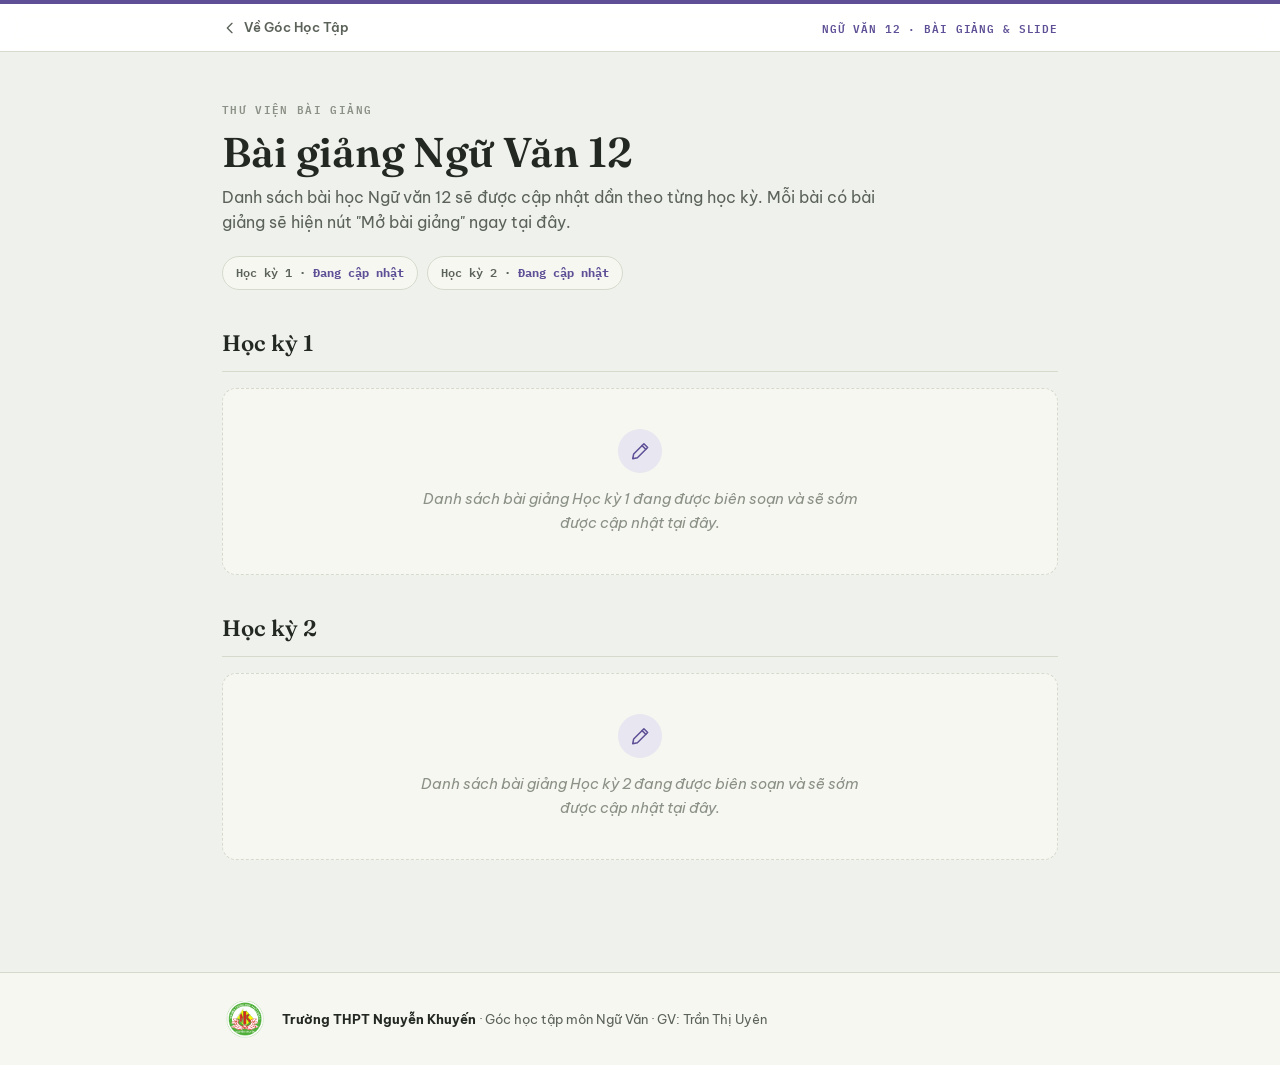
<file: goc-hoc-tap/bai-hoc/ngu-van-12.html>
<!DOCTYPE html>
<html lang="vi">
<head>
<meta charset="UTF-8">
<meta name="viewport" content="width=device-width, initial-scale=1.0">
<title>Thư Viện Bài Giảng Ngữ Văn 12</title>
<link rel="preconnect" href="https://fonts.googleapis.com">
<link rel="stylesheet" href="https://fonts.googleapis.com/css2?family=Fraunces:ital,opsz,wght@0,9..144,400;0,9..144,500;0,9..144,600;0,9..144,700;1,9..144,500&family=Be+Vietnam+Pro:wght@400;500;600;700&family=IBM+Plex+Mono:wght@500;600&display=swap">
<style>
  :root {
    --bg: #EFF1EC;
    --surface: #FFFFFF;
    --surface-2: #F6F7F1;
    --ink: #232823;
    --ink-muted: #5B6259;
    --ink-faint: #8B9186;
    --rule: #DEE2D5;
    --border: #D6DACC;
    --on-accent: #FFFFFF;

    --accent-1: #5E4F96;

    --font-display: 'Fraunces', Georgia, 'Times New Roman', serif;
    --font-body: 'Be Vietnam Pro', 'Segoe UI', system-ui, -apple-system, sans-serif;
    --font-mono: 'IBM Plex Mono', 'SFMono-Regular', Consolas, monospace;

    --shadow: 0 10px 30px -14px rgba(35, 40, 35, 0.28);
  }

  @media (prefers-color-scheme: dark) {
    :root:not([data-theme="light"]) {
      --bg: #1B1D18;
      --surface: #232620;
      --surface-2: #292C24;
      --ink: #ECEEE5;
      --ink-muted: #ABB2A0;
      --ink-faint: #767C6B;
      --rule: #363A30;
      --border: #383C31;
      --on-accent: #15160F;

      --accent-1: #B3A3EA;

      --shadow: 0 10px 30px -14px rgba(0, 0, 0, 0.55);
    }
  }

  :root[data-theme="dark"] {
    --bg: #1B1D18;
    --surface: #232620;
    --surface-2: #292C24;
    --ink: #ECEEE5;
    --ink-muted: #ABB2A0;
    --ink-faint: #767C6B;
    --rule: #363A30;
    --border: #383C31;
    --on-accent: #15160F;

    --accent-1: #B3A3EA;

    --shadow: 0 10px 30px -14px rgba(0, 0, 0, 0.55);
  }

  * { box-sizing: border-box; }
  html, body { margin: 0; }
  body {
    background: var(--bg);
    color: var(--ink);
    font-family: var(--font-body);
    -webkit-font-smoothing: antialiased;
    line-height: 1.6;
  }

  .topbar {
    position: sticky; top: 0; z-index: 20;
    background: color-mix(in srgb, var(--surface) 94%, transparent);
    border-bottom: 1px solid var(--border);
    border-top: 4px solid var(--accent-1);
    backdrop-filter: blur(10px);
  }
  .topbar-inner {
    max-width: 900px; margin: 0 auto;
    padding: 0.8rem clamp(1rem, 4vw, 2rem);
    display: flex; align-items: center; justify-content: space-between; gap: 1rem; flex-wrap: wrap;
  }
  .back-link {
    display: inline-flex; align-items: center; gap: 0.4rem;
    font-size: 0.84rem; font-weight: 600; text-decoration: none; color: var(--ink-muted);
  }
  .back-link:hover { color: var(--accent-1); }
  .back-link svg { width: 1rem; height: 1rem; fill: none; stroke: currentColor; stroke-width: 2; stroke-linecap: round; stroke-linejoin: round; }
  .lesson-tag {
    font-family: var(--font-mono); font-size: 0.68rem; font-weight: 600; letter-spacing: 0.08em; color: var(--accent-1);
  }

  .page { max-width: 900px; margin: 0 auto; padding: clamp(1.75rem, 4vw, 3rem) clamp(1.25rem, 4vw, 2rem) 4rem; }

  .masthead { max-width: 680px; margin-bottom: 1.75rem; }
  .masthead-eyebrow {
    display: block; font-family: var(--font-mono); font-size: 0.7rem; font-weight: 600;
    letter-spacing: 0.12em; color: var(--ink-faint); margin-bottom: 0.75rem;
  }
  .masthead-title {
    font-family: var(--font-display); font-weight: 600; font-size: clamp(1.9rem, 4.4vw, 2.6rem);
    line-height: 1.08; margin: 0 0 0.6rem; text-wrap: balance;
  }
  .masthead-sub { font-size: 1rem; color: var(--ink-muted); margin: 0; max-width: 62ch; }

  .summary-strip { display: flex; flex-wrap: wrap; gap: 0.6rem; margin: 1.25rem 0 0.5rem; }
  .summary-pill {
    font-family: var(--font-mono); font-size: 0.76rem; font-weight: 600; color: var(--ink-muted);
    background: var(--surface-2); border: 1px solid var(--border); border-radius: 999px; padding: 0.4rem 0.8rem;
  }
  .summary-pill strong { color: var(--accent-1); }

  .semester-block { margin-top: 2.25rem; }
  .semester-head {
    display: flex; align-items: baseline; gap: 0.6rem; margin-bottom: 1rem;
    padding-bottom: 0.6rem; border-bottom: 1px solid var(--border);
  }
  .semester-head h2 {
    font-family: var(--font-display); font-weight: 600; font-size: 1.4rem; margin: 0;
  }
  .semester-count { font-family: var(--font-mono); font-size: 0.82rem; color: var(--ink-muted); }

  .empty-state {
    display: flex; flex-direction: column; align-items: center; text-align: center; gap: 0.85rem;
    padding: 2.5rem 1.5rem; border: 1px dashed var(--border); border-radius: 14px;
    background: var(--surface-2);
  }
  .empty-state-icon {
    width: 2.75rem; height: 2.75rem; border-radius: 50%; flex: 0 0 auto;
    display: flex; align-items: center; justify-content: center;
    background: color-mix(in srgb, var(--accent-1) 14%, var(--surface));
    color: var(--accent-1);
  }
  .empty-state-icon svg { width: 1.4rem; height: 1.4rem; fill: none; stroke: currentColor; stroke-width: 1.6; stroke-linecap: round; stroke-linejoin: round; }
  .empty-state p { margin: 0; font-style: italic; color: var(--ink-faint); font-size: 0.92rem; max-width: 46ch; line-height: 1.6; }

  .site-footer { border-top: 1px solid var(--border); background: var(--surface-2); margin-top: 3rem; }
  .footer-inner {
    max-width: 900px; margin: 0 auto; padding: 1.4rem clamp(1.25rem, 4vw, 2rem);
    display: flex; align-items: center; gap: 1rem; flex-wrap: wrap;
  }
  .footer-logo { width: 44px; height: 44px; object-fit: contain; flex: 0 0 auto; }
  .footer-text { font-size: 0.82rem; color: var(--ink-muted); }
  .footer-text strong { color: var(--ink); }

  @media (prefers-reduced-motion: reduce) { * { transition: none !important; } }
</style>
</head>
<body>

<svg style="display:none" aria-hidden="true">
  <symbol id="icon-back" viewBox="0 0 24 24"><polyline points="15,5 8,12 15,19"></polyline></symbol>
  <symbol id="icon-pencil" viewBox="0 0 24 24">
    <path d="M4 20l1-5 11-11 4 4-11 11-5 1z"></path>
    <line x1="14" y1="6" x2="18" y2="10"></line>
  </symbol>
</svg>

<header class="topbar">
  <div class="topbar-inner">
    <a class="back-link" href="../index.html">
      <svg aria-hidden="true"><use href="#icon-back"></use></svg>
      Về Góc Học Tập
    </a>
    <span class="lesson-tag">NGỮ VĂN 12 · BÀI GIẢNG &amp; SLIDE</span>
  </div>
</header>

<div class="page">
  <header class="masthead">
    <span class="masthead-eyebrow">THƯ VIỆN BÀI GIẢNG</span>
    <h1 class="masthead-title">Bài giảng Ngữ Văn 12</h1>
    <p class="masthead-sub">Danh sách bài học Ngữ văn 12 sẽ được cập nhật dần theo từng học kỳ. Mỗi bài có bài giảng sẽ hiện nút "Mở bài giảng" ngay tại đây.</p>
    <div class="summary-strip">
      <span class="summary-pill">Học kỳ 1 · <strong>Đang cập nhật</strong></span>
      <span class="summary-pill">Học kỳ 2 · <strong>Đang cập nhật</strong></span>
    </div>
  </header>

  <section class="semester-block" id="hk1">
    <div class="semester-head">
      <h2>Học kỳ 1</h2>
    </div>
    <div class="empty-state">
      <span class="empty-state-icon"><svg aria-hidden="true"><use href="#icon-pencil"></use></svg></span>
      <p>Danh sách bài giảng Học kỳ 1 đang được biên soạn và sẽ sớm được cập nhật tại đây.</p>
    </div>
  </section>

  <section class="semester-block" id="hk2">
    <div class="semester-head">
      <h2>Học kỳ 2</h2>
    </div>
    <div class="empty-state">
      <span class="empty-state-icon"><svg aria-hidden="true"><use href="#icon-pencil"></use></svg></span>
      <p>Danh sách bài giảng Học kỳ 2 đang được biên soạn và sẽ sớm được cập nhật tại đây.</p>
    </div>
  </section>
</div>

<footer class="site-footer">
  <div class="footer-inner">
    <img class="footer-logo" src="../assets/logo-thpt-nguyen-khuyen.png" alt="Logo Trường THPT Nguyễn Khuyến" width="44" height="44" loading="lazy">
    <p class="footer-text"><strong>Trường THPT Nguyễn Khuyến</strong> · Góc học tập môn Ngữ Văn · GV: Trần Thị Uyên</p>
  </div>
</footer>

</body>
</html>
</file>
<file: frontend/css/style.css>
@import url("https://fonts.googleapis.com/css2?family=Imperial+Script&family=Lora:ital,wght@0,400;0,500;0,600;1,500;1,600&family=Send+Flowers&display=swap");

:root {
  --color-bg: #f5f7ff;
  --color-surface: #ffffff;
  --color-surface-soft: rgba(255, 255, 255, 0.78);
  --color-text: #18203a;
  --color-text-muted: #606985;
  --color-primary: #5b4cf0;
  --color-primary-dark: #4035bd;
  --color-secondary: #0d9fbc;
  --color-accent: #f59e0b;
  --color-border: #e2e7f4;
  --color-success: #15803d;
  --radius: 18px;
  --shadow: 0 14px 40px rgba(52, 61, 120, 0.10);
  --shadow-hover: 0 22px 55px rgba(79, 70, 229, 0.18);
  --max-width: 1180px;
  font-size: 16px;
}

* { box-sizing: border-box; }

html { scroll-behavior: smooth; scroll-padding-top: 90px; }

body {
  margin: 0;
  font-family: "Segoe UI", "Inter", system-ui, -apple-system, sans-serif;
  background: var(--color-bg);
  color: var(--color-text);
  line-height: 1.6;
  min-height: 100vh;
  overflow-x: hidden;
  transition: background 0.3s ease, color 0.3s ease;
}

a { color: var(--color-primary); text-decoration: none; }
a:hover { text-decoration: underline; }

.container {
  max-width: var(--max-width);
  margin: 0 auto;
  padding: 0 20px;
}

/* Header / nav */
.site-header {
  background: linear-gradient(90deg, #eceeff 0%, #e5f5f7 100%);
  backdrop-filter: blur(18px);
  border-bottom: 1px solid #d3d9ee;
  position: sticky;
  top: 0;
  z-index: 50;
  box-shadow: 0 8px 30px rgba(31, 35, 80, 0.04);
}
.site-header .container {
  display: flex;
  align-items: center;
  justify-content: space-between;
  gap: clamp(14px, 1.8vw, 28px);
  max-width: 1440px;
  padding-top: 14px;
  padding-bottom: 14px;
}
.site-logo {
  font-family: "Send Flowers", "Segoe Print", "Bradley Hand", cursive;
  font-weight: 400;
  font-size: clamp(1.45rem, 2.2vw, 1.85rem);
  line-height: 1;
  letter-spacing: .01em;
  color: var(--color-text);
  display: inline-flex;
  align-items: center;
  flex: 0 0 auto;
  gap: 9px;
  white-space: nowrap;
}
.site-logo-mark { width: 31px; height: 31px; display: block; flex: 0 0 auto; padding: 1px; border: 1px solid rgba(57,157,55,.2); border-radius: 50%; background: #fff; object-fit: cover; box-shadow: 0 5px 13px rgba(25,75,40,.12); }
.site-logo:hover { text-decoration: none; }
.site-nav { display: flex; flex: 1 1 auto; align-items: center; justify-content: flex-end; gap: clamp(12px, 1.25vw, 20px); min-width: 0; flex-wrap: nowrap; }
.site-nav > a { white-space: nowrap; }
.site-nav a { color: var(--color-text-muted); font-weight: 600; position: relative; padding: 7px 0; }
.site-nav a::after { content: ""; position: absolute; left: 0; right: 100%; bottom: 0; height: 2px; border-radius: 2px; background: linear-gradient(90deg, var(--color-primary), var(--color-secondary)); transition: right 0.25s ease; }
.site-nav a:hover, .site-nav a.active { color: var(--color-primary); text-decoration: none; }
.site-nav a:hover::after, .site-nav a.active::after { right: 0; }
.site-nav-dropdown { position: relative; flex: 0 0 auto; }
.site-nav-dropdown summary { position: relative; padding: 7px 18px 7px 0; color: var(--color-text-muted); font-weight: 600; list-style: none; white-space: nowrap; cursor: pointer; }
.site-nav-dropdown summary::-webkit-details-marker { display: none; }
.site-nav-dropdown summary::before { content: ""; position: absolute; right: 100%; bottom: 0; left: 0; height: 2px; border-radius: 2px; background: linear-gradient(90deg, var(--color-primary), var(--color-secondary)); transition: right .25s ease; }
.site-nav-dropdown summary::after { content: "▾"; position: absolute; top: 50%; right: 0; translate: 0 -50%; font-size: .72rem; transition: rotate .2s ease; }
.site-nav-dropdown summary:hover, .site-nav-dropdown summary.active, .site-nav-dropdown[open] summary { color: var(--color-primary); }
.site-nav-dropdown summary:hover::before, .site-nav-dropdown summary.active::before, .site-nav-dropdown[open] summary::before { right: 18px; }
.site-nav-dropdown[open] summary::after { rotate: 180deg; }
.site-nav-menu { position: absolute; z-index: 80; top: calc(100% + 12px); left: 50%; width: min(390px, calc(100vw - 32px)); padding: 9px; border: 1px solid var(--color-border); border-radius: 16px; background: var(--color-surface); box-shadow: 0 22px 55px rgba(31,35,80,.2); translate: -50% 0; }
.site-nav-menu::before { content: ""; position: absolute; top: -7px; left: 50%; width: 12px; height: 12px; border-top: 1px solid var(--color-border); border-left: 1px solid var(--color-border); background: var(--color-surface); transform: translateX(-50%) rotate(45deg); }
.site-nav-dropdown:last-child .site-nav-menu { right: 0; left: auto; translate: 0 0; }
.site-nav-dropdown:last-child .site-nav-menu::before { right: 28px; left: auto; transform: rotate(45deg); }
.site-nav-menu a { display: flex; gap: 10px; align-items: center; padding: 12px 13px; border-radius: 11px; color: var(--color-text); font-size: .84rem; line-height: 1.4; }
.site-nav-menu a::after { display: none; }
.site-nav-menu a:hover, .site-nav-menu a[aria-current="page"] { color: var(--color-primary); background: rgba(91,76,240,.08); text-decoration: none; }

main { padding: 34px 0 90px; position: relative; }

/* Hero */
.hero {
  text-align: center;
  padding: 48px 0 32px;
}
.hero h1 { font-size: clamp(2.1rem, 5vw, 3.8rem); line-height: 1.12; letter-spacing: -0.045em; margin-bottom: 18px; }
.hero p { color: var(--color-text-muted); font-size: 1.05rem; max-width: 640px; margin: 0 auto; }

/* Buttons */
.btn {
  display: inline-block;
  padding: 10px 18px;
  border-radius: 8px;
  font-weight: 600;
  font-size: 0.95rem;
  cursor: pointer;
  border: 1px solid transparent;
  text-align: center;
  transition: transform 0.2s ease, box-shadow 0.2s ease, background 0.2s ease;
}
.btn-primary { background: linear-gradient(135deg, var(--color-primary), #7567f7); color: #fff; box-shadow: 0 10px 24px rgba(79, 70, 229, 0.24); }
.btn-primary:hover { background: linear-gradient(135deg, var(--color-primary-dark), var(--color-primary)); text-decoration: none; transform: translateY(-2px); box-shadow: 0 14px 30px rgba(79, 70, 229, 0.32); }
.btn-secondary { background: var(--color-surface); color: var(--color-text); border-color: var(--color-border); }
.btn-secondary:hover { border-color: var(--color-primary); text-decoration: none; transform: translateY(-2px); }

/* Quiz */
.quiz-header { margin-bottom: 24px; }
.quiz-header h1 { margin-bottom: 6px; }
.quiz-subtitle { color: var(--color-text-muted); margin: 0 0 8px; }
.quiz-instructions {
  background: #eef2ff;
  border-radius: 8px;
  padding: 12px 16px;
  font-size: 0.92rem;
}
.quiz-question {
  background: var(--color-surface);
  border: 1px solid var(--color-border);
  border-radius: var(--radius);
  padding: 18px 20px;
  margin-bottom: 14px;
}
.question-text { font-weight: 600; margin: 0 0 12px; }
.question-index { color: var(--color-primary); margin-right: 4px; }

.likert-scale {
  display: flex;
  justify-content: space-between;
  gap: 8px;
  flex-wrap: wrap;
}
.likert-option {
  flex: 1;
  min-width: 90px;
  display: flex;
  flex-direction: column;
  align-items: center;
  gap: 6px;
  font-size: 0.78rem;
  color: var(--color-text-muted);
  text-align: center;
  cursor: pointer;
}
.likert-option input { width: 18px; height: 18px; }

.binary-choice { display: flex; flex-direction: column; gap: 10px; }
.binary-option {
  display: flex;
  align-items: center;
  gap: 10px;
  padding: 10px 14px;
  border: 1px solid var(--color-border);
  border-radius: 8px;
  cursor: pointer;
}
.binary-option:has(input:checked) { border-color: var(--color-primary); background: #eef2ff; }

.quiz-progress { height: 8px; background: var(--color-border); border-radius: 4px; overflow: hidden; margin: 20px 0 12px; }
.quiz-progress-bar { height: 100%; width: 0; background: var(--color-primary); transition: width 0.2s; }
.quiz-remaining { text-align: center; color: var(--color-text-muted); font-size: 0.88rem; margin-bottom: 12px; }
.quiz-submit-wrap { text-align: center; padding-bottom: 20px; }

/* External theory assessments */
.theory-intro {
  display: grid;
  grid-template-columns: minmax(0, 1.1fr) minmax(340px, .9fr);
  gap: clamp(34px, 6vw, 76px);
  align-items: center;
  padding: 48px 0 64px;
}
.back-link { display: block; width: fit-content; margin-bottom: 25px; color: var(--color-text-muted); font-size: .88rem; font-weight: 700; }
.back-link:hover { color: var(--color-primary); }
.theory-copy h1 { max-width: 760px; margin: 0 0 22px; font-size: clamp(2.15rem, 4.4vw, 3.7rem); line-height: 1.08; letter-spacing: -.045em; }
.theory-copy h1 span { color: var(--color-primary); }
.theory-copy > p { max-width: 780px; margin: 0 0 15px; color: var(--color-text-muted); line-height: 1.8; }
.riasec-model { position: relative; min-height: 500px; }
.riasec-model::before { content: ""; position: absolute; inset: 70px; border: 1px dashed rgba(91,76,240,.28); border-radius: 50%; animation: spin 30s linear infinite; }
.riasec-center { position: absolute; z-index: 2; inset: 50% auto auto 50%; width: 138px; height: 138px; display: grid; place-content: center; text-align: center; border-radius: 50%; color: #fff; background: linear-gradient(145deg, var(--color-primary), var(--color-secondary)); box-shadow: 0 24px 52px rgba(71,64,190,.28); transform: translate(-50%, -50%); }
.riasec-center strong { font-size: 1.2rem; letter-spacing: .12em; }
.riasec-center span { margin-top: 5px; color: rgba(255,255,255,.78); font-size: .72rem; }
.riasec-type { position: absolute; z-index: 3; width: 142px; min-height: 96px; display: grid; place-content: center; padding: 12px; text-align: center; border: 1px solid rgba(91,76,240,.13); border-radius: 20px; background: rgba(255,255,255,.85); backdrop-filter: blur(14px); box-shadow: 0 14px 34px rgba(52,61,120,.11); animation: riasecFloat 5s ease-in-out infinite; }
.riasec-type b { width: 30px; height: 30px; display: grid; place-items: center; justify-self: center; margin-bottom: 6px; border-radius: 10px; color: #fff; background: var(--type-color); }
.riasec-type strong { font-size: .86rem; }
.riasec-type small { margin-top: 3px; color: var(--color-text-muted); font-size: .7rem; }
.type-r { --type-color: #248a9d; top: 0; left: calc(50% - 71px); }
.type-i { --type-color: #54b9ce; top: 95px; right: 0; animation-delay: -.8s; }
.type-a { --type-color: #e6a94e; right: 15px; bottom: 50px; animation-delay: -1.6s; }
.type-s { --type-color: #68aa64; bottom: 0; left: calc(50% - 71px); animation-delay: -2.4s; }
.type-e { --type-color: #d66c73; bottom: 50px; left: 15px; animation-delay: -3.2s; }
.type-c { --type-color: #7774bb; top: 95px; left: 0; animation-delay: -4s; }
.mi-model { display: grid; grid-template-columns: repeat(2, minmax(0, 1fr)); gap: 11px; padding: 20px; border: 1px solid rgba(91,76,240,.15); border-radius: 30px; background: linear-gradient(145deg, rgba(91,76,240,.08), rgba(13,159,188,.08)); box-shadow: 0 22px 55px rgba(52,61,120,.12); }
.mi-center { grid-column: 1 / -1; display: flex; align-items: center; justify-content: center; gap: 12px; min-height: 76px; margin-bottom: 2px; border-radius: 20px; color: #fff; background: linear-gradient(135deg, var(--color-primary), #8b5cf6 52%, var(--color-secondary)); }
.mi-center strong { font-size: 2rem; letter-spacing: .08em; }
.mi-center span { color: rgba(255,255,255,.82); font-size: .78rem; font-weight: 700; }
.mi-type { min-height: 103px; display: grid; grid-template-columns: auto 1fr; column-gap: 10px; align-content: center; padding: 14px; border: 1px solid rgba(91,76,240,.12); border-radius: 18px; background: rgba(255,255,255,.84); backdrop-filter: blur(12px); box-shadow: 0 10px 28px rgba(52,61,120,.08); animation: riasecFloat 5s ease-in-out infinite; }
.mi-type:nth-child(3n) { animation-delay: -1.5s; }
.mi-type:nth-child(3n + 1) { animation-delay: -3s; }
.mi-type > span { grid-row: 1 / 3; width: 38px; height: 38px; display: grid; place-items: center; border-radius: 12px; background: rgba(91,76,240,.1); font-size: 1.1rem; }
.mi-type strong { align-self: end; font-size: .82rem; line-height: 1.2; }
.mi-type small { align-self: start; margin-top: 3px; color: var(--color-text-muted); font-size: .68rem; }
.mbti-model { padding: 22px; border: 1px solid rgba(91,76,240,.16); border-radius: 30px; background: linear-gradient(145deg, rgba(91,76,240,.09), rgba(139,92,246,.07), rgba(13,159,188,.08)); box-shadow: 0 22px 55px rgba(52,61,120,.12); }
.mbti-summary { display: flex; align-items: center; justify-content: center; gap: 14px; min-height: 94px; margin-bottom: 14px; border-radius: 22px; color: #fff; background: linear-gradient(135deg, #5044db, #8b5cf6 52%, #159db7); box-shadow: 0 17px 36px rgba(91,76,240,.2); }
.mbti-summary strong { font-size: 2.75rem; line-height: 1; }
.mbti-summary span { color: rgba(255,255,255,.84); font-size: .78rem; font-weight: 700; line-height: 1.45; }
.mbti-axes { display: grid; gap: 9px; }
.mbti-axis { display: grid; grid-template-columns: 1fr auto 1fr; align-items: center; gap: 9px; min-height: 63px; padding: 8px 11px; border: 1px solid rgba(91,76,240,.12); border-radius: 16px; background: rgba(255,255,255,.84); box-shadow: 0 8px 22px rgba(52,61,120,.07); }
.mbti-axis > span { display: flex; align-items: center; gap: 8px; }
.mbti-axis > span:last-child { justify-content: flex-end; text-align: right; }
.mbti-axis b { width: 35px; height: 35px; display: grid; place-items: center; flex: 0 0 auto; border-radius: 11px; color: #fff; background: linear-gradient(135deg, var(--color-primary), #8b5cf6); }
.mbti-axis small { color: var(--color-text-muted); font-size: .7rem; font-weight: 700; }
.mbti-axis i { color: var(--color-secondary); font-style: normal; font-weight: 800; }
.mbti-type-cloud { display: flex; justify-content: center; gap: 6px; flex-wrap: wrap; margin-top: 14px; }
.mbti-code-pill { padding: 5px 8px; border: 1px solid rgba(91,76,240,.14); border-radius: 999px; color: var(--color-primary); background: var(--color-surface); font-size: .65rem; font-weight: 800; letter-spacing: .04em; transition: transform .2s ease, color .2s ease, background .2s ease; }
.mbti-code-pill:hover { color: #fff; background: var(--color-primary); transform: translateY(-3px); }
.disc-model { position: relative; display: grid; grid-template-columns: repeat(2, minmax(0, 1fr)); gap: 12px; padding: 20px; border: 1px solid rgba(91,76,240,.15); border-radius: 30px; background: linear-gradient(145deg, rgba(91,76,240,.07), rgba(13,159,188,.07)); box-shadow: 0 22px 55px rgba(52,61,120,.12); }
.disc-type { min-height: 180px; display: flex; align-items: flex-start; gap: 12px; padding: 22px 16px; border-radius: 22px; color: #fff; box-shadow: 0 13px 30px rgba(52,61,120,.13); animation: riasecFloat 5.2s ease-in-out infinite; }
.disc-type:nth-child(2) { animation-delay: -1.3s; }
.disc-type:nth-child(3) { animation-delay: -2.6s; }
.disc-type:nth-child(4) { animation-delay: -3.9s; }
.disc-type b { flex: 0 0 auto; width: 45px; height: 45px; display: grid; place-items: center; border: 2px solid rgba(255,255,255,.42); border-radius: 50%; background: rgba(255,255,255,.15); font-size: 1.35rem; }
.disc-type strong, .disc-type span, .disc-type small { display: block; }
.disc-type strong { font-size: .9rem; }
.disc-type span { margin-top: 4px; font-weight: 800; }
.disc-type small { margin-top: 9px; color: rgba(255,255,255,.78); font-size: .7rem; line-height: 1.4; }
.disc-d { background: linear-gradient(145deg, #ee5f65, #d63f48); }
.disc-i { background: linear-gradient(145deg, #f6b83d, #e99122); }
.disc-s { background: linear-gradient(145deg, #55b77b, #2c9962); }
.disc-c { background: linear-gradient(145deg, #438ec8, #2f70b2); }
.disc-center { position: absolute; z-index: 3; inset: 50% auto auto 50%; width: 84px; height: 84px; display: grid; place-items: center; border: 7px solid var(--color-surface); border-radius: 50%; color: var(--color-primary); background: var(--color-surface); box-shadow: 0 11px 28px rgba(28,35,80,.22); font-size: .86rem; font-weight: 900; letter-spacing: .12em; transform: translate(-50%, -50%); }
.motive-model { display: grid; grid-template-columns: repeat(2, minmax(0, 1fr)); gap: 11px; padding: 20px; border: 1px solid rgba(91,76,240,.15); border-radius: 30px; background: linear-gradient(145deg, rgba(13,159,188,.08), rgba(139,92,246,.08), rgba(246,184,61,.08)); box-shadow: 0 22px 55px rgba(52,61,120,.12); }
.motive-center { grid-column: 1 / -1; min-height: 100px; display: flex; align-items: center; justify-content: center; gap: 14px; margin-bottom: 2px; border-radius: 22px; color: #fff; background: linear-gradient(135deg, #f08b37, #e65173 46%, #704fda); box-shadow: 0 16px 36px rgba(194,75,103,.22); }
.motive-center > span { font-size: 2rem; animation: overviewPulse 2.4s ease-in-out infinite; }
.motive-center strong { font-size: 1.05rem; line-height: 1.35; }
.motive-type { min-height: 108px; display: grid; grid-template-columns: auto 1fr; column-gap: 11px; align-content: center; padding: 14px; border: 1px solid rgba(91,76,240,.12); border-radius: 18px; background: rgba(255,255,255,.86); box-shadow: 0 10px 28px rgba(52,61,120,.08); animation: riasecFloat 5s ease-in-out infinite; }
.motive-type:nth-child(3n) { animation-delay: -1.4s; }
.motive-type:nth-child(3n + 1) { animation-delay: -2.8s; }
.motive-type > span { grid-row: 1 / 3; width: 41px; height: 41px; display: grid; place-items: center; border-radius: 13px; background: var(--motive-bg); font-size: 1.15rem; }
.motive-type strong { align-self: end; font-size: .84rem; }
.motive-type small { align-self: start; margin-top: 4px; color: var(--color-text-muted); font-size: .68rem; }
.motive-achievement { --motive-bg: rgba(246,184,61,.18); }
.motive-creativity { --motive-bg: rgba(230,81,115,.15); }
.motive-stability { --motive-bg: rgba(67,142,200,.16); }
.motive-autonomy { --motive-bg: rgba(112,79,218,.15); }
.motive-influence { --motive-bg: rgba(85,183,123,.16); }
.motive-growth { --motive-bg: rgba(13,159,188,.15); }
.external-assessment { margin-bottom: 70px; padding: clamp(20px, 3vw, 34px); border: 1px solid var(--color-border); border-radius: 28px; background: var(--color-surface); box-shadow: var(--shadow); }
.external-assessment-head { display: flex; justify-content: space-between; align-items: center; gap: 24px; margin-bottom: 22px; }
.external-assessment-head h2 { margin: 9px 0 6px; font-size: clamp(1.55rem, 3vw, 2.25rem); }
.external-assessment-head p { max-width: 720px; margin: 0; color: var(--color-text-muted); }
.live-dot { display: inline-flex; align-items: center; gap: 7px; color: var(--color-success); font-size: .75rem; font-weight: 800; text-transform: uppercase; letter-spacing: .05em; }
.live-dot::before { content: ""; width: 8px; height: 8px; border-radius: 50%; background: #22c55e; box-shadow: 0 0 0 5px rgba(34,197,94,.12); animation: livePulse 1.8s ease-out infinite; }
.external-frame-wrap { overflow: hidden; border: 1px solid var(--color-border); border-radius: 19px; background: #fff; }
.external-assessment-frame { display: block; width: 100%; height: min(900px, 78vh); min-height: 680px; border: 0; background: #fff; }
.external-source { margin: 14px 4px 0; color: var(--color-text-muted); font-size: .78rem; text-align: right; }
.external-source a { font-weight: 700; }

/* Results */
.results-panel {
  background: var(--color-surface);
  border: 1px solid var(--color-border);
  border-radius: var(--radius);
  padding: 28px;
}
.result-highlight { color: var(--color-secondary); font-size: 1.05rem; }
.result-bar-row {
  display: grid;
  grid-template-columns: 180px 1fr 50px;
  align-items: center;
  gap: 10px;
  margin-bottom: 10px;
}
.result-bar-track { background: var(--color-border); border-radius: 6px; height: 14px; overflow: hidden; }
.result-bar-fill { background: var(--color-primary); height: 100%; }
.result-bar-value { text-align: right; font-size: 0.88rem; color: var(--color-text-muted); }
.result-actions { margin-top: 24px; display: flex; gap: 12px; flex-wrap: wrap; }

/* Profile */
.badge { display: inline-block; padding: 4px 10px; border-radius: 999px; font-size: 0.82rem; margin: 3px 4px 3px 0; }
.badge-done { background: #dcfce7; color: var(--color-success); }
.badge-missing { background: #fef3c7; color: #92400e; }
.radar-grid { display: grid; grid-template-columns: repeat(auto-fit, minmax(260px, 1fr)); gap: 24px; margin-top: 20px; }
.radar-card { background: var(--color-surface); border: 1px solid var(--color-border); border-radius: var(--radius); padding: 16px; }
.radar-card h3 { text-align: center; margin: 0 0 10px; font-size: 0.95rem; }
.mbti-code { font-size: 2.4rem; font-weight: 800; color: var(--color-primary); text-align: center; }
.mbti-breakdown { display: grid; gap: 6px; margin-top: 10px; font-size: 0.9rem; color: var(--color-text-muted); }
.profile-page { padding-top: 0; }
.profile-hero { min-height: 430px; display: grid; grid-template-columns: minmax(0, 1.35fr) minmax(280px, .65fr); gap: 54px; align-items: center; padding-top: 68px; padding-bottom: 68px; }
.profile-hero h1 { max-width: 800px; margin: 18px 0 0; font-size: clamp(2.7rem, 5.4vw, 4.8rem); line-height: 1.02; letter-spacing: -.055em; }
.profile-hero h1 span { background: linear-gradient(120deg, var(--color-primary), #8b5cf6 45%, var(--color-secondary)); -webkit-background-clip: text; background-clip: text; color: transparent; }
.profile-hero > div:first-child > p { max-width: 720px; margin: 22px 0 0; color: var(--color-text-muted); font-size: 1.05rem; line-height: 1.75; }
.profile-privacy-note { display: inline-flex; align-items: center; gap: 8px; margin-top: 22px; padding: 9px 13px; border: 1px solid rgba(21,128,61,.16); border-radius: 999px; color: var(--color-success); background: rgba(34,197,94,.08); font-size: .78rem; font-weight: 750; }
.profile-hero-actions { display: flex; flex-direction: column; align-items: stretch; gap: 10px; padding: 25px; border: 1px solid var(--color-border); border-radius: 24px; background: var(--color-surface); box-shadow: var(--shadow); }
.profile-hero-actions .btn { width: 100%; }
.profile-save-state { margin: 4px 0 0; color: var(--color-text-muted); text-align: center; font-size: .75rem; }
.profile-save-state.is-saving { color: var(--color-accent); }
.profile-save-state.is-saved { color: var(--color-success); }
.profile-editor-grid { display: grid; grid-template-columns: minmax(0, 1.55fr) minmax(280px, .65fr); gap: 22px; align-items: start; padding-bottom: 82px; }
.profile-panel, .profile-glance { border: 1px solid var(--color-border); border-radius: 28px; background: var(--color-surface); box-shadow: 0 18px 48px rgba(52,61,120,.09); }
.profile-panel { padding: clamp(22px, 3vw, 34px); }
.profile-panel-head { display: flex; gap: 14px; align-items: flex-start; margin-bottom: 26px; }
.profile-section-icon { flex: 0 0 auto; width: 46px; height: 46px; display: grid; place-items: center; border-radius: 15px; background: linear-gradient(135deg, rgba(91,76,240,.14), rgba(13,159,188,.13)); font-size: 1.22rem; }
.profile-panel-head h2 { margin: 0 0 4px; font-size: 1.45rem; }
.profile-panel-head p { margin: 0; color: var(--color-text-muted); font-size: .9rem; }
.profile-form-grid { display: grid; grid-template-columns: repeat(2, minmax(0, 1fr)); gap: 17px; }
.profile-field { display: flex; flex-direction: column; gap: 7px; min-width: 0; }
.profile-field-wide { grid-column: 1 / -1; }
.profile-field > span { font-size: .82rem; font-weight: 800; }
.profile-field input, .profile-field textarea { width: 100%; border: 1px solid var(--color-border); border-radius: 12px; color: var(--color-text); background: var(--color-surface-soft); font: inherit; transition: border-color .2s ease, box-shadow .2s ease, background .2s ease; }
.profile-field input { min-height: 46px; padding: 10px 13px; }
.profile-field textarea { resize: vertical; min-height: 82px; padding: 11px 13px; line-height: 1.55; }
.profile-field input:focus, .profile-field textarea:focus { outline: none; border-color: var(--color-primary); background: var(--color-surface); box-shadow: 0 0 0 4px rgba(91,76,240,.11); }
.profile-field small { color: var(--color-text-muted); font-size: .7rem; }
.subject-preferences { display: grid; gap: 10px; }
.subject-preference-row { display: grid; grid-template-columns: minmax(0, 1fr) minmax(130px, .36fr); gap: 10px; align-items: end; padding: 12px; border: 1px solid var(--color-border); border-radius: 14px; background: var(--color-surface-soft); }
.subject-preference-row.has-remove { grid-template-columns: minmax(0, 1fr) minmax(130px, .36fr) 38px; }
.subject-preference-input { display: flex; flex-direction: column; gap: 6px; min-width: 0; }
.subject-preference-input > span { color: var(--color-text-muted); font-size: .72rem; font-weight: 750; }
.subject-preference-row .subject-remove-button { width: 38px; height: 46px; display: grid; place-items: center; padding: 0; border: 1px solid var(--color-border); border-radius: 11px; color: var(--color-text-muted); background: var(--color-surface); font: inherit; font-size: 1.15rem; cursor: pointer; transition: border-color .2s ease, color .2s ease, background .2s ease; }
.subject-preference-row .subject-remove-button[hidden] { display: none; }
.subject-preference-row .subject-remove-button:hover { border-color: #ef4444; color: #dc2626; background: rgba(239,68,68,.07); }
.subject-preference-row .subject-remove-button:focus-visible, .subject-add-button:focus-visible { outline: 3px solid rgba(91,76,240,.2); outline-offset: 2px; }
.subject-add-button { width: fit-content; display: inline-flex; align-items: center; gap: 7px; margin-top: 3px; padding: 8px 12px; border: 1px dashed rgba(91,76,240,.4); border-radius: 11px; color: var(--color-primary); background: rgba(91,76,240,.06); font: inherit; font-size: .76rem; font-weight: 800; cursor: pointer; }
.subject-add-button > span { width: 21px; height: 21px; display: grid; place-items: center; border-radius: 50%; color: #fff; background: var(--color-primary); font-size: 1rem; line-height: 1; }
.subject-add-button:hover { border-style: solid; background: rgba(91,76,240,.11); }
.subject-add-button:disabled { opacity: .55; cursor: not-allowed; }
.profile-glance { position: sticky; top: 100px; overflow: hidden; padding: 30px 24px 25px; text-align: center; }
.profile-glance::before { content: ""; position: absolute; inset: 0 0 auto; height: 120px; background: linear-gradient(135deg, rgba(91,76,240,.16), rgba(13,159,188,.13)); }
.profile-avatar { position: relative; width: 88px; height: 88px; display: grid; place-items: center; margin: 12px auto 13px; border: 7px solid var(--color-surface); border-radius: 28px; color: #fff; background: linear-gradient(135deg, var(--color-primary), var(--color-secondary)); box-shadow: 0 16px 32px rgba(79,70,229,.22); font-size: 1.45rem; font-weight: 900; letter-spacing: .04em; }
.profile-code { position: relative; color: var(--color-primary); font-size: .68rem; font-weight: 900; letter-spacing: .11em; }
.profile-glance h2 { position: relative; margin: 7px 0 4px; font-size: 1.38rem; }
.profile-glance > p { position: relative; min-height: 46px; margin: 0; color: var(--color-text-muted); font-size: .82rem; }
.profile-completion { margin: 24px 0 18px; padding: 17px; border-radius: 16px; background: var(--color-surface-soft); text-align: left; }
.profile-completion > div:first-child { display: flex; justify-content: space-between; gap: 12px; margin-bottom: 10px; font-size: .76rem; }
.profile-completion span { color: var(--color-text-muted); }
.profile-progress-track { overflow: hidden; height: 9px; border-radius: 999px; background: var(--color-border); }
.profile-progress-track span { display: block; width: 0; height: 100%; border-radius: inherit; background: linear-gradient(90deg, var(--color-primary), var(--color-secondary)); transition: width .45s ease; }
.profile-glance #profile-status { text-align: left; }
.profile-glance #profile-status p { margin: 10px 0 0; color: var(--color-text-muted); font-size: .78rem; }
.compact-heading { margin-top: 6px; }
.profile-download-panel { display: flex; justify-content: space-between; align-items: center; gap: 34px; margin-top: 72px; padding: clamp(24px, 4vw, 40px); border: 1px solid rgba(91,76,240,.2); border-radius: 28px; background: linear-gradient(135deg, rgba(91,76,240,.1), rgba(13,159,188,.11)); }
.profile-download-panel h2 { margin: 11px 0 7px; }
.profile-download-panel p { max-width: 730px; margin: 0; color: var(--color-text-muted); }
.profile-download-actions { display: flex; gap: 10px; flex-wrap: wrap; flex: 0 0 auto; }
.print-profile { display: none; }
.career-card {
  background: var(--color-surface);
  border: 1px solid var(--color-border);
  border-radius: var(--radius);
  padding: 18px 20px;
  margin-bottom: 14px;
}
.career-card h3 { margin: 0 0 6px; }
.career-meta { margin: 4px 0; font-size: 0.88rem; color: var(--color-text-muted); }

/* O*NET career lookup */
[data-career-view][hidden] { display: none !important; }
.career-lookup-documents { padding-top: 38px; padding-bottom: 82px; scroll-margin-top: 92px; }
.career-lookup-documents .section-heading h1, .onet-guide .section-heading h1 { margin: 0 0 10px; font-size: clamp(1.7rem, 3vw, 2.35rem); }
.onet-actions { display: flex; gap: 12px; flex-wrap: wrap; margin-top: 28px; }
.onet-guide { padding-top: 28px; padding-bottom: 76px; }
.onet-guide[id] { scroll-margin-top: 92px; }
.onet-guide .section-heading { margin-bottom: 22px; }
.onet-open-link { display: flex; align-items: center; gap: 14px; width: min(720px, 100%); margin: 0 auto 24px; padding: 16px 18px; border: 1px solid rgba(91,76,240,.25); border-radius: 18px; color: #fff; background: linear-gradient(135deg, var(--color-primary), var(--color-secondary)); box-shadow: 0 14px 32px rgba(79,70,229,.25); transition: transform .22s ease, box-shadow .22s ease; }
.onet-open-link:hover { transform: translateY(-3px); color: #fff; text-decoration: none; box-shadow: 0 20px 42px rgba(79,70,229,.32); }
.onet-open-icon { flex: 0 0 44px; width: 44px; height: 44px; display: grid; place-items: center; border-radius: 13px; background: rgba(255,255,255,.18); font-size: 1.25rem; }
.onet-open-link strong, .onet-open-link small { display: block; }
.onet-open-link strong { font-size: 1rem; }
.onet-open-link small { margin-top: 2px; color: rgba(255,255,255,.78); font-size: .78rem; }
.onet-open-arrow { margin-left: auto; font-size: 1.35rem; font-weight: 900; }
.onet-step-grid { display: grid; grid-template-columns: repeat(5, minmax(0, 1fr)); gap: 12px; }
.guide-step { display: block; min-height: 0; padding: 16px; border: 1px solid var(--color-border); border-radius: 17px; background: var(--color-surface); box-shadow: 0 9px 26px rgba(52,61,120,.07); transition: transform .25s ease, box-shadow .25s ease, border-color .25s ease; }
.guide-step:hover { transform: translateY(-4px); border-color: rgba(91,76,240,.35); box-shadow: var(--shadow-hover); }
.step-number { width: 34px; height: 34px; display: grid; place-items: center; border-radius: 10px; color: #fff; background: linear-gradient(135deg, var(--color-primary), var(--color-secondary)); font-size: .68rem; font-weight: 900; letter-spacing: .04em; }
.guide-step h3 { margin: 12px 0 6px; font-size: .9rem; line-height: 1.35; }
.guide-step p { margin: 0; color: var(--color-text-muted); font-size: .78rem; line-height: 1.5; }
.onet-guide-note { display: flex; align-items: flex-start; gap: 10px; margin-top: 12px; padding: 12px 14px; border: 1px solid rgba(220,143,53,.28); border-radius: 14px; background: rgba(220,143,53,.09); }
.onet-guide-note > span { flex: 0 0 auto; font-size: 1rem; }
.onet-guide-note p { margin: 0; color: var(--color-text-muted); font-size: .78rem; line-height: 1.55; }
.onet-guide-note strong { color: var(--color-text); }
.career-documents { padding-bottom: 76px; }
.document-grid { display: grid; grid-template-columns: repeat(2, minmax(0, 1fr)); gap: 20px; }
.document-card { overflow: hidden; display: grid; grid-template-rows: 300px 1fr; border: 1px solid var(--color-border); border-radius: 26px; background: var(--color-surface); box-shadow: 0 18px 44px rgba(52,61,120,.1); transition: transform .28s ease, box-shadow .28s ease, border-color .28s ease; }
.document-card:hover { transform: translateY(-6px); border-color: rgba(91,76,240,.38); box-shadow: 0 24px 56px rgba(52,61,120,.16); }
.document-cover { position: relative; overflow: hidden; display: grid; place-items: center; padding: 18px; background: linear-gradient(135deg, rgba(91,76,240,.08), rgba(13,159,188,.1)); }
.document-cover::after { content: ""; position: absolute; inset: 0; background: linear-gradient(180deg, transparent 55%, rgba(13,20,45,.58)); opacity: 0; transition: opacity .25s ease; }
.document-cover img { width: 100%; height: 100%; object-fit: contain; filter: drop-shadow(0 12px 18px rgba(30,38,80,.16)); transition: transform .35s ease; }
.document-card:hover .document-cover img { transform: scale(1.025); }
.document-card:hover .document-cover::after, .document-card:hover .document-open-hint { opacity: 1; }
.document-open-hint { position: absolute; z-index: 2; left: 50%; bottom: 18px; translate: -50% 8px; min-width: 145px; padding: 9px 14px; border-radius: 999px; color: #fff; background: rgba(19,27,56,.86); text-align: center; font-size: .8rem; font-weight: 800; opacity: 0; transition: opacity .25s ease, translate .25s ease; }
.document-card:hover .document-open-hint { translate: -50% 0; }
.document-content { display: flex; flex-direction: column; align-items: flex-start; padding: 25px; }
.document-badge { display: inline-flex; align-items: center; min-height: 30px; padding: 6px 11px; border-radius: 999px; color: var(--color-primary); background: rgba(91,76,240,.1); font-size: .72rem; font-weight: 900; letter-spacing: .04em; text-transform: uppercase; }
.document-content h3 { margin: 15px 0 8px; font-size: 1.35rem; }
.document-content p { margin: 0 0 22px; color: var(--color-text-muted); line-height: 1.68; }
.document-actions { display: flex; gap: 10px; flex-wrap: wrap; margin-top: auto; }
.resource-corner { padding-top: 18px; padding-bottom: 76px; }
.experience-corner { padding-top: 10px; }
.resource-video-grid, .resource-article-grid { display: grid; grid-template-columns: repeat(auto-fit, minmax(min(100%, 285px), 1fr)); gap: 20px; }
.resource-video-card { overflow: hidden; display: flex; min-width: 0; flex-direction: column; border: 1px solid var(--color-border); border-radius: 23px; background: var(--color-surface); box-shadow: 0 16px 40px rgba(52,61,120,.09); transition: transform .26s ease, box-shadow .26s ease, border-color .26s ease; }
.resource-video-card:hover { transform: translateY(-5px); border-color: rgba(91,76,240,.36); box-shadow: 0 22px 48px rgba(52,61,120,.15); }
.resource-video-frame { position: relative; aspect-ratio: 16 / 9; overflow: hidden; background: #11182f; }
.resource-video-frame iframe { display: block; width: 100%; height: 100%; border: 0; }
.resource-video-content { display: flex; flex: 1; flex-direction: column; align-items: flex-start; padding: 20px; }
.resource-video-content > span, .resource-article-source { color: var(--color-primary); font-size: .7rem; font-weight: 900; letter-spacing: .06em; text-transform: uppercase; }
.resource-video-content h3 { margin: 9px 0 18px; font-size: 1.08rem; line-height: 1.4; }
.resource-video-content a, .resource-article-card a { margin-top: auto; color: var(--color-primary); font-size: .82rem; font-weight: 850; text-decoration: none; }
.resource-video-content a:hover, .resource-article-card a:hover { text-decoration: underline; text-underline-offset: 4px; }
.resource-subheading { display: flex; align-items: end; justify-content: space-between; gap: 30px; margin: 58px 0 22px; padding-top: 28px; border-top: 1px solid var(--color-border); }
.resource-subheading h3 { margin: 10px 0 0; font-size: clamp(1.45rem, 3vw, 2rem); }
.resource-subheading p { max-width: 500px; margin: 0; color: var(--color-text-muted); line-height: 1.65; }
.resource-article-card { display: flex; min-height: 260px; flex-direction: column; align-items: flex-start; padding: 25px; border: 1px solid var(--color-border); border-radius: 22px; background: linear-gradient(145deg, var(--color-surface), var(--color-surface-soft)); box-shadow: 0 14px 36px rgba(52,61,120,.08); transition: transform .26s ease, box-shadow .26s ease, border-color .26s ease; }
.resource-article-card:hover { transform: translateY(-5px); border-color: rgba(13,159,188,.38); box-shadow: 0 20px 46px rgba(52,61,120,.14); }
.resource-article-source { display: inline-flex; min-height: 29px; align-items: center; padding: 6px 10px; border-radius: 999px; background: rgba(91,76,240,.1); }
.resource-article-card h3 { margin: 16px 0 9px; font-size: 1.08rem; line-height: 1.45; }
.resource-article-card p { margin: 0 0 22px; color: var(--color-text-muted); font-size: .9rem; line-height: 1.65; }
.experience-highlights { display: flex; justify-content: center; gap: 10px; flex-wrap: wrap; margin: -18px 0 28px; }
.experience-highlights span { display: inline-flex; align-items: center; min-height: 36px; padding: 8px 14px; border: 1px solid rgba(91,76,240,.16); border-radius: 999px; color: var(--color-primary); background: linear-gradient(135deg, rgba(91,76,240,.08), rgba(13,159,188,.07)); font-size: .78rem; font-weight: 800; box-shadow: 0 8px 24px rgba(52,61,120,.06); }
.experience-carousel { position: relative; isolation: isolate; overflow: hidden; padding: 26px 58px 30px; border: 1px solid rgba(91,76,240,.14); border-radius: 30px; background: linear-gradient(135deg, rgba(91,76,240,.065), rgba(13,159,188,.06) 52%, rgba(236,72,153,.055)); box-shadow: 0 22px 58px rgba(42,50,105,.09); }
.experience-carousel::before { content: ""; position: absolute; z-index: -1; top: -130px; left: 12%; width: 360px; height: 360px; border-radius: 50%; background: radial-gradient(circle, rgba(124,109,255,.18), rgba(13,159,188,.04) 58%, transparent 72%); filter: blur(2px); animation: experienceCarouselGlow 7s ease-in-out infinite alternate; }
.experience-carousel-viewport { overflow: hidden; padding: 12px 8px 18px; margin: -12px -8px -18px; }
.experience-showcase { display: flex; align-items: stretch; gap: 22px; transition: transform .72s cubic-bezier(.22,.72,.2,1); will-change: transform; }
.experience-video-card { --experience-accent: #5b4cf0; position: relative; overflow: hidden; flex: 0 0 calc((100% - 44px) / 3); min-width: 0; border: 1px solid color-mix(in srgb, var(--experience-accent) 24%, var(--color-border)); border-radius: 24px; background: var(--color-surface); box-shadow: 0 16px 42px rgba(42,50,105,.1); transition: transform .32s ease, box-shadow .32s ease, border-color .32s ease, opacity .45s ease; }
.experience-video-card:nth-child(4n+2) { --experience-accent: #0d9fbc; }
.experience-video-card:nth-child(4n+3) { --experience-accent: #ec4899; }
.experience-video-card:nth-child(4n+4) { --experience-accent: #f59e0b; }
.experience-video-card::before { content: ""; position: absolute; z-index: 3; inset: 0 0 auto; height: 4px; background: linear-gradient(90deg, var(--experience-accent), #7c6dff, #21c7c7); background-size: 200% 100%; animation: experienceAccentFlow 4.5s linear infinite; }
.experience-video-card > a { display: flex; height: 100%; flex-direction: column; color: inherit; text-decoration: none; }
.experience-video-card > a:focus-visible { outline: 3px solid color-mix(in srgb, var(--experience-accent) 65%, white); outline-offset: -4px; border-radius: inherit; }
.experience-video-media { position: relative; overflow: hidden; aspect-ratio: 16 / 9; background: #11182f; }
.experience-video-media::after { content: ""; position: absolute; inset: 0; background: linear-gradient(180deg, rgba(10,15,36,.04) 32%, rgba(10,15,36,.78) 100%); transition: background .3s ease; }
.experience-video-media img { display: block; width: 100%; height: 100%; object-fit: cover; transition: transform .5s cubic-bezier(.2,.75,.25,1), filter .35s ease; }
.experience-video-number { position: absolute; z-index: 2; top: 16px; left: 16px; display: grid; width: 38px; height: 38px; place-items: center; border: 1px solid rgba(255,255,255,.5); border-radius: 12px; color: #fff; background: rgba(17,24,47,.58); backdrop-filter: blur(8px); font-size: .78rem; font-weight: 900; box-shadow: 0 8px 20px rgba(0,0,0,.16); }
.experience-video-play { position: absolute; z-index: 2; top: 50%; left: 50%; display: grid; width: 58px; height: 58px; place-items: center; padding-left: 4px; border: 1px solid rgba(255,255,255,.48); border-radius: 50%; color: #fff; background: linear-gradient(135deg, #ff335f, #e11d48); translate: -50% -50%; box-shadow: 0 13px 30px rgba(225,29,72,.38); animation: experiencePlayBreath 2.8s ease-in-out infinite; transition: transform .3s ease, background .3s ease; }
.experience-video-watch { position: absolute; z-index: 2; right: 15px; bottom: 14px; padding: 7px 10px; border-radius: 999px; color: #fff; background: rgba(17,24,47,.7); backdrop-filter: blur(8px); font-size: .7rem; font-weight: 850; translate: 0 6px; opacity: .88; transition: translate .3s ease, opacity .3s ease; }
.experience-video-copy { position: relative; display: flex; flex: 1; flex-direction: column; align-items: flex-start; padding: 20px 21px 22px; }
.experience-video-copy::after { content: ""; position: absolute; right: -34px; bottom: -42px; width: 105px; height: 105px; border-radius: 50%; background: color-mix(in srgb, var(--experience-accent) 10%, transparent); pointer-events: none; }
.experience-video-copy > span { color: var(--experience-accent); font-size: .7rem; font-weight: 900; letter-spacing: .065em; text-transform: uppercase; }
.experience-video-copy h3 { margin: 10px 0 18px; font-size: 1.04rem; line-height: 1.45; }
.experience-video-copy p { display: flex; align-items: center; gap: 7px; margin: auto 0 0; color: var(--color-text-muted); font-size: .8rem; font-weight: 700; }
.experience-video-copy p::before { content: ""; width: 7px; height: 7px; border-radius: 50%; background: var(--experience-accent); box-shadow: 0 0 0 4px color-mix(in srgb, var(--experience-accent) 12%, transparent); }
.experience-video-card:hover { transform: translateY(-8px); border-color: color-mix(in srgb, var(--experience-accent) 48%, var(--color-border)); box-shadow: 0 25px 58px rgba(42,50,105,.18); }
.experience-video-card:hover .experience-video-media img { transform: scale(1.075); filter: saturate(1.13) contrast(1.03); }
.experience-video-card:hover .experience-video-media::after { background: linear-gradient(180deg, rgba(10,15,36,0) 22%, rgba(10,15,36,.68) 100%); }
.experience-video-card:hover .experience-video-play { transform: scale(1.12) rotate(4deg); background: linear-gradient(135deg, var(--experience-accent), #7c6dff); }
.experience-video-card:hover .experience-video-watch { translate: 0 0; opacity: 1; }
.experience-carousel-button { position: absolute; z-index: 4; top: 50%; display: grid; width: 42px; height: 42px; place-items: center; border: 1px solid rgba(91,76,240,.22); border-radius: 50%; color: var(--color-primary); background: color-mix(in srgb, var(--color-surface) 88%, transparent); backdrop-filter: blur(10px); box-shadow: 0 10px 26px rgba(42,50,105,.16); translate: 0 -50%; cursor: pointer; font-size: 1.25rem; font-weight: 800; transition: transform .25s ease, color .25s ease, background .25s ease; }
.experience-carousel-button:hover { color: #fff; background: linear-gradient(135deg, var(--color-primary), var(--color-secondary)); transform: scale(1.08); }
.experience-carousel-button:focus-visible { outline: 3px solid rgba(91,76,240,.28); outline-offset: 3px; }
.experience-carousel-prev { left: 10px; }
.experience-carousel-next { right: 10px; }
.experience-carousel-status { display: grid; grid-template-columns: auto minmax(100px, 1fr) auto; align-items: center; gap: 14px; max-width: 760px; margin: 18px auto 0; color: var(--color-text-muted); font-size: .74rem; }
.experience-carousel-hint { white-space: nowrap; }
.experience-carousel-progress { overflow: hidden; height: 5px; border-radius: 999px; background: rgba(91,76,240,.12); }
.experience-carousel-progress span { display: block; width: 25%; height: 100%; border-radius: inherit; background: linear-gradient(90deg, var(--color-primary), var(--color-secondary)); transition: width .72s cubic-bezier(.22,.72,.2,1); }
.experience-carousel-counter { min-width: 72px; color: var(--color-primary); text-align: right; font-size: .78rem; }
@keyframes experienceAccentFlow { to { background-position: -200% 0; } }
@keyframes experiencePlayBreath { 0%, 100% { box-shadow: 0 13px 30px rgba(225,29,72,.34), 0 0 0 0 rgba(255,255,255,.35); } 50% { box-shadow: 0 13px 30px rgba(225,29,72,.42), 0 0 0 9px rgba(255,255,255,0); } }
@keyframes experienceCarouselGlow { from { transform: translate3d(-10%, -6%, 0) scale(.9); opacity: .65; } to { transform: translate3d(75%, 18%, 0) scale(1.2); opacity: 1; } }
@media (max-width: 900px) and (min-width: 641px) { .experience-video-card { flex-basis: calc((100% - 22px) / 2); } }
/* Chatbot */
.chat-window {
  background: var(--color-surface);
  border: 1px solid var(--color-border);
  border-radius: var(--radius);
  display: flex;
  flex-direction: column;
  height: 80vh;
  max-height: 820px;
}
.chat-prompt-guide { margin-bottom: 22px; }
.chat-prompt-card { padding: clamp(20px, 3vw, 28px); border: 1px solid rgba(91,76,240,.22); border-radius: 22px; background: linear-gradient(135deg, rgba(91,76,240,.09), rgba(13,159,188,.08)); box-shadow: 0 14px 38px rgba(52,61,120,.07); }
.chat-prompt-heading { display: flex; align-items: flex-start; justify-content: space-between; gap: 20px; }
.chat-prompt-heading h2 { margin: 11px 0 0; font-size: clamp(1.2rem, 2.5vw, 1.55rem); }
.chat-prompt-text { margin: 19px 0 0; padding: 17px 19px; border-left: 4px solid var(--color-primary); border-radius: 0 14px 14px 0; color: var(--color-text); background: var(--color-surface); font-size: .98rem; line-height: 1.75; }
.chat-copy-prompt { flex: 0 0 auto; display: inline-flex; align-items: center; gap: 8px; min-height: 42px; padding: 9px 13px; border: 1px solid rgba(91,76,240,.3); border-radius: 11px; color: var(--color-primary); background: var(--color-surface); font: inherit; font-size: .78rem; font-weight: 800; cursor: pointer; transition: color .2s ease, border-color .2s ease, background .2s ease, transform .2s ease; }
.chat-copy-prompt:hover { border-color: var(--color-primary); background: rgba(91,76,240,.08); transform: translateY(-1px); }
.chat-copy-prompt:focus-visible { outline: 3px solid rgba(91,76,240,.2); outline-offset: 2px; }
.chat-copy-prompt.is-copied { border-color: rgba(21,128,61,.35); color: var(--color-success); background: rgba(34,197,94,.08); }
.chat-copy-prompt.copy-error { border-color: rgba(220,38,38,.35); color: #dc2626; background: rgba(239,68,68,.07); }
.chat-copy-status { position: absolute; width: 1px; height: 1px; overflow: hidden; clip: rect(0 0 0 0); white-space: nowrap; }
.chat-prompt-note { margin: 12px 4px 0; color: var(--color-text-muted); font-size: .84rem; line-height: 1.65; }
.chat-final-reminder { display: flex; align-items: center; gap: 10px; width: fit-content; margin: 15px 0 0 auto; padding: 11px 14px; border: 1px solid rgba(91,76,240,.2); border-radius: 14px; color: var(--color-text); background: linear-gradient(135deg, rgba(91,76,240,.08), rgba(13,159,188,.08)); font-size: .84rem; line-height: 1.55; }
.chat-final-reminder > span { flex: 0 0 auto; font-size: 1.15rem; }
.chat-messages { flex: 1; overflow-y: auto; padding: 20px; }
.chat-msg { display: flex; margin-bottom: 12px; }
.chat-msg-user { justify-content: flex-end; }
.chat-bubble { max-width: 75%; padding: 10px 14px; border-radius: 14px; font-size: 0.94rem; }
.chat-msg-bot .chat-bubble { background: #eef2ff; color: var(--color-text); border-bottom-left-radius: 4px; }
.chat-msg-user .chat-bubble { background: var(--color-primary); color: #fff; border-bottom-right-radius: 4px; }
.chat-typing { font-style: italic; color: var(--color-text-muted); background: transparent; }
.chat-form { display: grid; gap: 9px; padding: 14px 20px; border-top: 1px solid var(--color-border); }
.chat-controls { display: flex; align-items: stretch; gap: 10px; }
.chat-controls > textarea { flex: 1; min-width: 0; min-height: 60px; max-height: 160px; padding: 10px 14px; border: 1px solid var(--color-border); border-radius: 10px; font: inherit; font-size: 0.95rem; line-height: 1.5; resize: none; overflow-y: auto; }
.chat-attach-button { flex: 0 0 auto; display: inline-flex; align-items: center; justify-content: center; gap: 7px; min-height: 44px; padding: 0 14px; border: 1px solid var(--color-border); border-radius: 10px; color: var(--color-primary); background: var(--color-surface); font: inherit; font-weight: 750; cursor: pointer; transition: border-color .2s ease, background .2s ease, transform .2s ease; }
.chat-attach-button:hover { border-color: var(--color-primary); background: rgba(91,76,240,.07); transform: translateY(-1px); }
.chat-attach-button:disabled, .chat-controls .btn:disabled { opacity: .6; cursor: wait; transform: none; }
.chat-attachment-preview { width: fit-content; max-width: 100%; display: flex; align-items: center; gap: 10px; padding: 9px 10px; border: 1px solid rgba(91,76,240,.2); border-radius: 12px; background: rgba(91,76,240,.07); }
.chat-attachment-preview[hidden] { display: none; }
.chat-attachment-icon { flex: 0 0 auto; width: 34px; height: 34px; display: grid; place-items: center; border-radius: 9px; background: var(--color-surface); }
.chat-attachment-info { min-width: 0; display: grid; line-height: 1.25; }
.chat-attachment-info strong { overflow: hidden; max-width: min(460px, 60vw); color: var(--color-text); font-size: .84rem; text-overflow: ellipsis; white-space: nowrap; }
.chat-attachment-info small { color: var(--color-text-muted); font-size: .72rem; }
.chat-remove-file { flex: 0 0 auto; width: 28px; height: 28px; display: grid; place-items: center; padding: 0; border: 0; border-radius: 50%; color: var(--color-text-muted); background: transparent; font-size: 1.2rem; cursor: pointer; }
.chat-remove-file:hover { color: var(--color-text); background: rgba(91,76,240,.11); }
.chat-profile-suggestion { display: flex; align-items: center; gap: 8px; width: fit-content; max-width: 100%; padding: 8px 10px; border: 1px solid rgba(0,166,193,.25); border-radius: 12px; color: var(--color-text); background: rgba(0,166,193,.07); font-size: .78rem; }
.chat-profile-suggestion[hidden] { display: none; }
.chat-profile-suggestion button { flex: 0 0 auto; padding: 5px 9px; border: 0; border-radius: 8px; color: #fff; background: linear-gradient(135deg, var(--color-primary), #00a6c1); font: inherit; font-weight: 800; cursor: pointer; }
.chat-profile-suggestion button:hover { filter: brightness(1.05); }
.chat-file-help { margin: 0; color: var(--color-text-muted); font-size: .72rem; }
.chat-message-file { display: block; width: fit-content; max-width: 100%; overflow: hidden; margin-bottom: 6px; padding: 6px 9px; border-radius: 9px; background: rgba(255,255,255,.17); font-size: .8rem; font-weight: 750; text-overflow: ellipsis; white-space: nowrap; }
.chat-msg-bot .chat-message-file { background: rgba(91,76,240,.09); }
.chat-message-text { line-height: 1.62; white-space: pre-wrap; }
.chat-message-text p { margin: 0 0 8px; }
.chat-message-text p:last-child, .chat-message-text ul:last-child, .chat-message-text ol:last-child { margin-bottom: 0; }
.chat-message-text ul, .chat-message-text ol { margin: 5px 0 10px; padding-left: 22px; }
.chat-message-text li + li { margin-top: 4px; }
.chat-message-text strong { font-weight: 850; }
.chat-message-text code { padding: 2px 5px; border-radius: 5px; background: rgba(91,76,240,.1); font-family: Consolas, monospace; font-size: .88em; }
.chat-toolbar { display: flex; align-items: center; justify-content: space-between; gap: 12px; flex-wrap: wrap; padding: 12px 20px; border-bottom: 1px solid var(--color-border); }
.chat-profile-chip { display: inline-flex; align-items: center; gap: 8px; padding: 7px 12px; border: 1px solid rgba(91,76,240,.22); border-radius: 999px; color: var(--color-text); background: rgba(91,76,240,.07); font-size: .78rem; line-height: 1.4; }
.chat-profile-chip.is-on { border-color: rgba(21,128,61,.3); background: rgba(34,197,94,.1); }
.chat-profile-chip.is-off, .chat-profile-chip.is-empty { border-color: var(--color-border); background: rgba(148,163,184,.12); color: var(--color-text-muted); }
.chat-profile-chip a { color: var(--color-primary); font-weight: 800; }
.chat-profile-toggle { padding: 3px 10px; border: 1px solid rgba(91,76,240,.3); border-radius: 999px; color: var(--color-primary); background: var(--color-surface); font: inherit; font-size: .72rem; font-weight: 800; cursor: pointer; }
.chat-profile-toggle:hover { background: rgba(91,76,240,.1); }
.chat-profile-toggle[hidden] { display: none; }
.chat-reset { padding: 7px 13px; border: 1px solid var(--color-border); border-radius: 999px; color: var(--color-text-muted); background: var(--color-surface); font: inherit; font-size: .76rem; font-weight: 800; cursor: pointer; transition: color .2s ease, border-color .2s ease; }
.chat-reset:hover { color: var(--color-primary); border-color: var(--color-primary); }
.chat-quick-prompts { display: flex; flex-wrap: wrap; gap: 8px; padding: 0 20px 4px; }
.chat-quick-prompt { padding: 7px 13px; border: 1px solid rgba(91,76,240,.25); border-radius: 999px; color: var(--color-primary); background: rgba(91,76,240,.06); font: inherit; font-size: .78rem; font-weight: 750; cursor: pointer; transition: background .2s ease, transform .2s ease; }
.chat-quick-prompt:hover { background: rgba(91,76,240,.13); transform: translateY(-1px); }
.chat-copy-message { display: block; margin-top: 8px; padding: 4px 9px; border: 1px solid rgba(91,76,240,.22); border-radius: 8px; color: var(--color-text-muted); background: transparent; font: inherit; font-size: .72rem; font-weight: 750; cursor: pointer; }
.chat-copy-message:hover { color: var(--color-primary); border-color: var(--color-primary); }
.chat-bubble-streaming .chat-message-text::after { content: "▍"; margin-left: 2px; color: var(--color-primary); animation: chat-caret 1s steps(2) infinite; }
.chat-bubble-streaming:empty::after, .chat-bubble-streaming .chat-message-text:empty::after { content: "Đang soạn câu trả lời ▍"; font-style: italic; }
@keyframes chat-caret { 50% { opacity: 0; } }

/* Footer */
.site-footer {
  border-top: 1px solid #cfd7eb;
  padding: clamp(32px, 5vw, 48px) 0;
  text-align: left;
  color: var(--color-text-muted);
  font-size: 0.85rem;
  background: linear-gradient(135deg, #e3e6fb 0%, #dceff2 100%);
}
.footer-layout { display: grid; grid-template-columns: repeat(auto-fit, minmax(min(100%, 270px), 1fr)); gap: clamp(26px, 4vw, 44px); align-items: start; }
.footer-school { display: flex; align-items: center; gap: 15px; }
.footer-school-logo { flex: 0 0 auto; width: 74px; height: 74px; display: block; overflow: hidden; padding: 3px; border: 1px solid rgba(57,157,55,.22); border-radius: 50%; background: #fff; box-shadow: 0 10px 24px rgba(25,75,40,.12); }
.footer-school-logo img { width: 100%; height: 100%; display: block; border-radius: 50%; object-fit: cover; }
.footer-school-name { display: block; margin-bottom: 6px; color: var(--color-text); font-size: 1rem; }
.footer-school address { margin: 0; font-style: normal; line-height: 1.65; }
.footer-credit > span { display: block; margin-bottom: 7px; color: var(--color-primary); font-size: .68rem; font-weight: 900; letter-spacing: .08em; text-transform: uppercase; }
.footer-team { display: flex; align-items: flex-start; gap: clamp(20px, 3vw, 36px); }
.footer-credit { flex: 1 1 0; min-width: 0; padding-left: 12px; border-left: 3px solid rgba(91,76,240,.35); }
.footer-credit > strong { display: block; color: var(--color-text); line-height: 1.55; }
.footer-advisory { display: flex; align-items: center; justify-content: center; gap: 10px; margin: 30px 0 0; padding: 16px 18px 0; border-top: 1px solid rgba(91,76,240,.2); color: var(--color-text); text-align: center; line-height: 1.6; }
.footer-advisory > span { flex: 0 0 auto; font-size: 1.05rem; }
.footer-advisory > strong { font-weight: 800; }
.visitor-stats-wrap { margin-top: 30px; }
.visitor-stats {
  display: grid;
  grid-template-columns: minmax(220px, 1fr) minmax(300px, 1.15fr) auto;
  gap: 22px;
  align-items: center;
  padding: 18px 20px;
  border: 1px solid rgba(91, 76, 240, .18);
  border-radius: 20px;
  color: var(--color-text);
  background: rgba(255, 255, 255, .52);
  box-shadow: 0 10px 28px rgba(52, 61, 120, .07);
}
.visitor-stats-heading { display: flex; align-items: center; gap: 12px; }
.visitor-stats-heading strong, .visitor-stats-heading small { display: block; }
.visitor-stats-heading strong { font-size: .94rem; }
.visitor-stats-heading small { margin-top: 3px; color: var(--color-text-muted); font-size: .72rem; line-height: 1.45; }
.visitor-stats-icon { flex: 0 0 auto; width: 42px; height: 42px; display: grid; place-items: center; border-radius: 13px; background: linear-gradient(135deg, rgba(91, 76, 240, .14), rgba(13, 159, 188, .14)); font-size: 1.1rem; }
.visitor-stats-grid { display: grid; grid-template-columns: repeat(3, minmax(82px, 1fr)); gap: 8px; }
.visitor-stat { padding: 8px 10px; border-left: 1px solid rgba(91, 76, 240, .16); text-align: center; }
.visitor-stat:first-child { border-left: 0; }
.visitor-stat strong, .visitor-stat span { display: block; }
.visitor-stat strong { color: var(--color-primary); font-size: 1.25rem; line-height: 1.1; }
.visitor-stat span { margin-top: 4px; color: var(--color-text-muted); font-size: .69rem; font-weight: 750; text-transform: uppercase; letter-spacing: .035em; }
.visitor-stats-status { justify-self: end; color: var(--color-text-muted); font-size: .68rem; white-space: nowrap; }

/* Home sections */
.eyebrow {
  display: inline-flex;
  align-items: center;
  gap: 8px;
  padding: 7px 13px;
  margin-bottom: 20px;
  border-radius: 999px;
  color: var(--color-primary);
  background: rgba(91, 76, 240, 0.10);
  border: 1px solid rgba(91, 76, 240, 0.16);
  font-size: 0.82rem;
  font-weight: 700;
  letter-spacing: 0.03em;
}
.gradient-text { background: linear-gradient(120deg, var(--color-primary), #8b5cf6 48%, var(--color-secondary)); -webkit-background-clip: text; background-clip: text; color: transparent; }
.home-actions { display: flex; gap: 12px; flex-wrap: wrap; margin-top: 30px; }
.home-actions .btn { padding: 13px 22px; }
.section-heading { max-width: 680px; margin: 0 auto 35px; text-align: center; }
.section-heading h2 { margin: 0 0 10px; font-size: clamp(1.7rem, 3vw, 2.35rem); }
.section-heading p { margin: 0; color: var(--color-text-muted); }
.step-icon { width: 46px; height: 46px; display: grid; place-items: center; border-radius: 14px; background: linear-gradient(135deg, rgba(91,76,240,.14), rgba(13,159,188,.13)); font-size: 1.35rem; }

/* Home foreword */
.home-foreword { padding: clamp(34px, 5vw, 66px) 0 clamp(70px, 8vw, 104px); }
.foreword-shell {
  position: relative;
  isolation: isolate;
  overflow: hidden;
  max-width: 1040px;
  margin: 0 auto;
  padding: clamp(34px, 6vw, 70px) clamp(24px, 7vw, 82px) clamp(30px, 5vw, 56px);
  border: 1px solid rgba(91, 76, 240, .18);
  border-radius: 34px;
  background:
    linear-gradient(135deg, rgba(255, 255, 255, .97), rgba(247, 246, 255, .91) 52%, rgba(237, 251, 252, .9)),
    var(--color-surface);
  box-shadow: 0 28px 80px rgba(52, 61, 120, .14);
}
.foreword-shell::before {
  content: "";
  position: absolute;
  z-index: 2;
  top: 0;
  left: 10%;
  width: 80%;
  height: 3px;
  border-radius: 0 0 999px 999px;
  background: linear-gradient(90deg, transparent, var(--color-primary), var(--color-secondary), transparent);
  background-size: 180% 100%;
  animation: forewordShimmer 7s ease-in-out infinite;
}
.foreword-shell::after {
  content: "";
  position: absolute;
  z-index: -1;
  inset: 14px;
  border: 1px solid rgba(91, 76, 240, .08);
  border-radius: 25px;
  pointer-events: none;
}
.foreword-glow { position: absolute; z-index: -2; border-radius: 50%; filter: blur(4px); pointer-events: none; }
.foreword-glow-one { width: 320px; height: 320px; top: -190px; right: -100px; background: radial-gradient(circle, rgba(124, 94, 255, .25), transparent 70%); animation: forewordDrift 9s ease-in-out infinite; }
.foreword-glow-two { width: 280px; height: 280px; bottom: -180px; left: -80px; background: radial-gradient(circle, rgba(13, 159, 188, .2), transparent 70%); animation: forewordDrift 11s ease-in-out -4s infinite reverse; }
.foreword-heading { position: relative; z-index: 1; max-width: 760px; margin: 0 auto 26px; text-align: center; }
.foreword-kicker {
  display: inline-flex;
  align-items: center;
  gap: 9px;
  color: var(--color-primary);
  font-size: .73rem;
  font-weight: 800;
  letter-spacing: .13em;
  text-transform: uppercase;
}
.foreword-kicker > span { color: var(--color-secondary); animation: forewordTwinkle 3.2s ease-in-out infinite; }
.foreword-title-row { position: relative; display: inline-flex; justify-content: center; margin-top: 5px; }
.foreword-heading h1 {
  margin: 0;
  font-family: "Imperial Script", "Segoe Script", "Brush Script MT", cursive;
  font-size: clamp(4.4rem, 9vw, 7rem);
  font-weight: 400;
  line-height: .95;
  letter-spacing: .01em;
  background: linear-gradient(120deg, #3f35ba 0%, #6a58f2 48%, #098aa5 100%);
  background-clip: text;
  -webkit-background-clip: text;
  color: transparent;
  text-shadow: 0 8px 34px rgba(91, 76, 240, .12);
}
.foreword-quote-mark { position: absolute; top: -26px; left: -52px; color: rgba(91, 76, 240, .12); font-family: Georgia, serif; font-size: 6.2rem; font-weight: 700; line-height: 1; }
.foreword-body { position: relative; z-index: 1; max-width: 790px; margin: 0 auto; }
.foreword-body p {
  margin: 0 0 18px;
  color: var(--color-text-muted);
  font-family: "Lora", Georgia, "Times New Roman", serif;
  font-size: clamp(.98rem, 1.5vw, 1.08rem);
  line-height: 1.92;
  text-align: justify;
  text-wrap: pretty;
  text-indent: 2em;
}
.foreword-body p:last-of-type { margin-bottom: 0; }
.foreword-body .foreword-lead { color: var(--color-text); font-size: clamp(1.15rem, 2.2vw, 1.38rem); font-weight: 600; line-height: 1.65; text-align: center; text-indent: 0; }
.foreword-body em { color: var(--color-primary-dark); font-weight: 600; }
.foreword-closing {
  position: relative;
  display: grid;
  grid-template-columns: auto minmax(0, 1fr);
  gap: 14px;
  align-items: center;
  margin-top: 28px;
  padding: 20px 24px;
  border: 1px solid rgba(91, 76, 240, .18);
  border-radius: 18px;
  background: linear-gradient(120deg, rgba(91, 76, 240, .09), rgba(13, 159, 188, .08));
  box-shadow: 0 12px 30px rgba(52, 61, 120, .07);
}
.foreword-closing-mark { display: grid; place-items: center; width: 35px; height: 35px; border-radius: 50%; color: #fff; background: linear-gradient(135deg, var(--color-primary), var(--color-secondary)); box-shadow: 0 8px 20px rgba(91, 76, 240, .23); }
.foreword-closing strong { color: var(--color-text); font-family: "Lora", Georgia, "Times New Roman", serif; font-size: clamp(.96rem, 1.6vw, 1.08rem); font-style: italic; line-height: 1.65; }
.foreword-next {
  position: relative;
  z-index: 1;
  display: flex;
  width: fit-content;
  align-items: center;
  gap: 10px;
  margin: 30px auto 0;
  color: var(--color-text-muted);
  font-size: .72rem;
  font-weight: 800;
  letter-spacing: .09em;
  text-transform: uppercase;
}
.foreword-next:hover { color: var(--color-primary); text-decoration: none; }
.foreword-next-arrow { display: grid; place-items: center; width: 28px; height: 28px; border: 1px solid rgba(91, 76, 240, .2); border-radius: 50%; color: var(--color-primary); background: var(--color-surface-soft); animation: forewordBounce 2.4s ease-in-out infinite; }

/* Home overview */
.overview-section { padding-top: 18px; padding-bottom: 80px; }
.overview-shell {
  position: relative;
  overflow: hidden;
  padding: clamp(30px, 5vw, 64px);
  border: 1px solid rgba(91, 76, 240, .17);
  border-radius: 32px;
  background:
    linear-gradient(135deg, rgba(255, 255, 255, .92), rgba(242, 245, 255, .82)),
    var(--color-surface);
  box-shadow: 0 24px 70px rgba(52, 61, 120, .12);
}
.overview-glow { position: absolute; border-radius: 50%; filter: blur(8px); opacity: .48; pointer-events: none; }
.overview-glow-one { width: 260px; height: 260px; top: -130px; right: 10%; background: radial-gradient(circle, rgba(124, 94, 255, .34), transparent 68%); animation: overviewPulse 7s ease-in-out infinite; }
.overview-glow-two { width: 220px; height: 220px; bottom: -120px; left: -50px; background: radial-gradient(circle, rgba(13, 159, 188, .30), transparent 68%); animation: overviewPulse 8s ease-in-out -2s infinite; }
.overview-grid { position: relative; z-index: 1; display: grid; grid-template-columns: minmax(0, 1.12fr) minmax(320px, .88fr); gap: clamp(30px, 5vw, 64px); align-items: center; }
.overview-copy h2 { margin: 0 0 20px; font-size: clamp(2rem, 4vw, 3.15rem); line-height: 1.05; letter-spacing: -.035em; }
.overview-copy > p { margin: 0 0 16px; color: var(--color-text-muted); font-size: 1rem; line-height: 1.82; }
.overview-note { display: flex; gap: 13px; align-items: flex-start; margin-top: 24px; padding: 17px 18px; border: 1px solid rgba(13, 159, 188, .2); border-radius: 16px; background: rgba(13, 159, 188, .08); }
.overview-note > span { flex: 0 0 auto; font-size: 1.25rem; }
.overview-note p { margin: 0; color: var(--color-text-muted); font-size: .9rem; line-height: 1.6; }
.overview-note strong { color: var(--color-text); }
.overview-tools { display: grid; grid-template-columns: repeat(2, minmax(0, 1fr)); gap: 13px; perspective: 900px; }
.overview-tool {
  position: relative;
  display: grid;
  grid-template-columns: auto 1fr;
  gap: 11px;
  align-items: center;
  min-height: 106px;
  padding: 16px;
  border: 1px solid rgba(91, 76, 240, .15);
  border-radius: 20px;
  background: rgba(255, 255, 255, .78);
  backdrop-filter: blur(14px);
  box-shadow: 0 12px 32px rgba(52, 61, 120, .09);
  transition: transform .28s ease, border-color .28s ease, box-shadow .28s ease;
  animation: overviewFloat 5.5s ease-in-out infinite;
}
.overview-tool:nth-child(2) { animation-delay: -1.1s; }
.overview-tool:nth-child(3) { animation-delay: -2.2s; }
.overview-tool:nth-child(4) { animation-delay: -3.3s; }
.overview-tool:nth-child(5) { animation-delay: -4.4s; }
.overview-tool:hover { z-index: 2; transform: translateY(-7px) rotateX(2deg); border-color: rgba(91, 76, 240, .4); box-shadow: 0 20px 42px rgba(91, 76, 240, .17); }
.overview-tool-link { color: var(--color-text); text-decoration: none; cursor: pointer; }
.overview-tool-link:hover { color: var(--color-text); text-decoration: none; }
.overview-tool-link:focus-visible { outline: 3px solid rgba(91,76,240,.28); outline-offset: 3px; }
.overview-tool-wide { grid-column: 1 / -1; min-height: 92px; }
.tool-mark { width: 43px; height: 43px; display: grid; place-items: center; border-radius: 14px; background: linear-gradient(135deg, rgba(91,76,240,.14), rgba(13,159,188,.14)); font-size: 1.25rem; }
.overview-tool strong, .overview-tool small { display: block; }
.overview-tool strong { font-size: .93rem; line-height: 1.3; }
.overview-tool small { margin-top: 3px; color: var(--color-text-muted); font-size: .74rem; }
.tool-code { grid-column: 1 / -1; justify-self: start; padding: 3px 8px; border-radius: 999px; color: var(--color-primary); background: rgba(91, 76, 240, .09); font-size: .67rem; font-weight: 800; letter-spacing: .04em; }
.tool-action { position: absolute; right: 16px; bottom: 16px; color: var(--color-primary); font-size: .72rem; font-weight: 850; }

/* Home introduction */
.home-about { margin-top: 0; padding-top: 8px; scroll-margin-top: 84px; }
.about-hero { padding-bottom: 48px; }
.about-hero h2 { margin-bottom: 18px; font-size: clamp(2.1rem, 5vw, 3.8rem); line-height: 1.12; letter-spacing: -.045em; }
.about-hero p { max-width: 850px; }
.about-layout { display: grid; grid-template-columns: 1.25fr .75fr; gap: 24px; }
.about-panel { background: var(--color-surface); border: 1px solid var(--color-border); border-radius: 24px; padding: 30px; box-shadow: var(--shadow); }
.about-panel h2 { margin-top: 0; }
.project-title {
  margin: 14px 0 0;
  font-family: "Imperial Script", "Segoe Script", "Brush Script MT", cursive;
  font-size: clamp(2rem, 3.7vw, 2.9rem);
  font-style: normal;
  font-weight: 400;
  line-height: 1.22;
  letter-spacing: 0;
  text-wrap: balance;
  text-shadow: 0 2px 12px rgba(91, 76, 240, .1);
}
@supports ((background-clip: text) or (-webkit-background-clip: text)) {
  .project-title {
    background: linear-gradient(120deg, #332c9e 0%, #5b4cf0 48%, #087d99 100%);
    background-clip: text;
    -webkit-background-clip: text;
    color: transparent;
  }
}
.mentor-card { color: #fff; background: linear-gradient(145deg, #5145df, #168da9); border: none; }
.mentor-card p { color: rgba(255,255,255,.78); margin-bottom: 4px; }
.mentor-card h2 { font-size: 1.55rem; }
.mentor-students { display: grid; gap: 10px; margin-top: 24px; padding-top: 20px; border-top: 1px solid rgba(255,255,255,.22); }
.mentor-students-title { margin-bottom: 2px; font-size: .82rem; letter-spacing: .04em; text-transform: uppercase; }
.mentor-student { display: flex; align-items: center; gap: 12px; padding: 12px; border: 1px solid rgba(255,255,255,.2); border-radius: 15px; background: rgba(255,255,255,.1); }
.mentor-student .mentor-student-avatar { flex: 0 0 42px; width: 42px; height: 42px; display: grid; place-items: center; border-radius: 50%; color: #fff; background: rgba(255,255,255,.18); font-weight: 800; line-height: 1; text-align: center; }
.mentor-student strong, .mentor-student span { display: block; }
.mentor-student div > span { margin-top: 2px; color: rgba(255,255,255,.72); font-size: .76rem; line-height: 1.35; }
.about-values { margin-top: 54px; }
.about-actions { justify-content: center; margin-top: 34px; }
.pillar-grid { display: grid; grid-template-columns: repeat(3, 1fr); gap: 18px; margin-top: 24px; }
.pillar { padding: 22px; border-radius: 18px; background: var(--color-surface); border: 1px solid var(--color-border); }
.pillar b { display: block; margin: 9px 0 5px; }
.pillar p { margin: 0; color: var(--color-text-muted); font-size: .9rem; }

/* Shared interactions */
.theme-toggle { flex: 0 0 auto; width: 40px; height: 40px; border: 1px solid var(--color-border); border-radius: 12px; background: var(--color-surface); color: var(--color-text); cursor: pointer; font-size: 1rem; transition: transform .2s ease; }
.theme-toggle:hover { transform: rotate(10deg) scale(1.05); }
.scroll-progress { position: fixed; z-index: 100; top: 0; left: 0; width: 0; height: 3px; background: linear-gradient(90deg, var(--color-primary), var(--color-secondary)); }
.back-to-top { position: fixed; z-index: 40; right: 22px; bottom: 22px; width: 44px; height: 44px; border: 0; border-radius: 14px; color: #fff; background: linear-gradient(135deg, var(--color-primary), var(--color-secondary)); box-shadow: var(--shadow-hover); cursor: pointer; opacity: 0; pointer-events: none; transform: translateY(12px); transition: opacity .25s ease, transform .25s ease; }
.back-to-top.visible { opacity: 1; pointer-events: auto; transform: translateY(0); }
.reveal { opacity: 0; transform: translateY(22px); transition: opacity .65s ease, transform .65s ease; }
.reveal.is-visible { opacity: 1; transform: translateY(0); }
.career-card, .quiz-question, .results-panel, .radar-card { box-shadow: 0 8px 30px rgba(52,61,120,.07); transition: transform .25s ease, box-shadow .25s ease; }
.career-card:hover, .quiz-question:hover, .radar-card:hover { transform: translateY(-3px); box-shadow: var(--shadow); }
input, select { background: var(--color-surface); color: var(--color-text); }
input:focus, select:focus { outline: 3px solid rgba(91,76,240,.14); border-color: var(--color-primary) !important; }

[data-theme="dark"] {
  --color-bg: #0e1324;
  --color-surface: #171e33;
  --color-surface-soft: rgba(23, 30, 51, .82);
  --color-text: #eef1ff;
  --color-text-muted: #aeb7d4;
  --color-border: #2c3654;
  --shadow: 0 15px 40px rgba(0,0,0,.22);
}
[data-theme="dark"] .site-header { border-bottom-color: #303b5b; background: linear-gradient(90deg, #171d33 0%, #102a35 100%); }
[data-theme="dark"] .site-footer { border-top-color: #303b5b; background: linear-gradient(135deg, #171d33 0%, #122b37 100%); }
[data-theme="dark"] .visitor-stats { border-color: rgba(124,109,255,.22); background: rgba(23,30,51,.62); }
[data-theme="dark"] .quiz-instructions, [data-theme="dark"] .chat-msg-bot .chat-bubble { background: #222c4b; }
[data-theme="dark"] .binary-option:has(input:checked) { background: #222c4b; }
[data-theme="dark"] .overview-shell { background: linear-gradient(135deg, rgba(23,30,51,.96), rgba(20,27,48,.9)); border-color: rgba(124, 109, 255, .25); }
[data-theme="dark"] .foreword-shell { background: linear-gradient(135deg, rgba(23,30,51,.98), rgba(24,30,54,.95) 52%, rgba(16,42,52,.92)); border-color: rgba(124,109,255,.24); }
[data-theme="dark"] .foreword-shell::after { border-color: rgba(160,151,255,.1); }
[data-theme="dark"] .foreword-heading h1 { background-image: linear-gradient(120deg, #d1cdff, #a99fff 48%, #72e4ef); }
[data-theme="dark"] .foreword-body em { color: #b9b2ff; }
[data-theme="dark"] .foreword-closing { border-color: rgba(124,109,255,.23); background: linear-gradient(120deg, rgba(124,109,255,.13), rgba(13,159,188,.11)); }
[data-theme="dark"] .overview-tool { background: rgba(26, 35, 59, .82); border-color: rgba(124, 109, 255, .2); }
[data-theme="dark"] .riasec-type { background: rgba(26,35,59,.9); border-color: rgba(124,109,255,.22); }
[data-theme="dark"] .mi-type { background: rgba(26,35,59,.9); border-color: rgba(124,109,255,.22); }
[data-theme="dark"] .mbti-axis { background: rgba(26,35,59,.9); border-color: rgba(124,109,255,.22); }
[data-theme="dark"] .motive-type { background: rgba(26,35,59,.9); border-color: rgba(124,109,255,.22); }
[data-theme="dark"] .document-cover { background: linear-gradient(135deg, rgba(124,109,255,.14), rgba(13,159,188,.14)); }
[data-theme="dark"] .profile-privacy-note { color: #86efac; background: rgba(34,197,94,.1); }
[data-theme="dark"] .profile-glance::before { background: linear-gradient(135deg, rgba(124,109,255,.2), rgba(13,159,188,.17)); }
[data-theme="dark"] .profile-download-panel { background: linear-gradient(135deg, rgba(124,109,255,.14), rgba(13,159,188,.13)); }
@supports ((background-clip: text) or (-webkit-background-clip: text)) {
  [data-theme="dark"] .project-title { background-image: linear-gradient(120deg, #c6c2ff, #9b91ff 48%, #71e2ee); }
}

@keyframes spin { to { transform: rotate(360deg); } }
@keyframes overviewFloat { 0%, 100% { translate: 0 0; } 50% { translate: 0 -6px; } }
@keyframes overviewPulse { 0%, 100% { transform: scale(.9); opacity: .35; } 50% { transform: scale(1.14); opacity: .58; } }
@keyframes forewordShimmer { 0%, 100% { background-position: 0 0; opacity: .55; } 50% { background-position: 100% 0; opacity: 1; } }
@keyframes forewordDrift { 0%, 100% { transform: translate3d(0, 0, 0) scale(.92); opacity: .5; } 50% { transform: translate3d(-18px, 16px, 0) scale(1.08); opacity: .82; } }
@keyframes forewordTwinkle { 0%, 100% { transform: rotate(0deg) scale(.9); opacity: .65; } 50% { transform: rotate(18deg) scale(1.18); opacity: 1; } }
@keyframes forewordBounce { 0%, 100% { transform: translateY(-2px); } 50% { transform: translateY(3px); } }
@keyframes riasecFloat { 0%, 100% { translate: 0 0; } 50% { translate: 0 -7px; } }
@keyframes livePulse { 0% { box-shadow: 0 0 0 0 rgba(34,197,94,.3); } 100% { box-shadow: 0 0 0 9px rgba(34,197,94,0); } }

@media (max-width: 640px) {
  .result-bar-row { grid-template-columns: 1fr; text-align: left; }
  .experience-carousel { padding: 22px 18px 76px; }
  .experience-carousel-viewport { margin-right: -2px; margin-left: -2px; }
  .experience-video-card { flex-basis: 100%; }
  .experience-carousel-button { top: auto; bottom: 16px; translate: 0 0; }
  .experience-carousel-prev { right: calc(50% + 7px); left: auto; }
  .experience-carousel-next { right: auto; left: calc(50% + 7px); }
  .experience-carousel-status { grid-template-columns: 1fr auto; }
  .experience-carousel-hint { display: none; }
  .experience-highlights { justify-content: flex-start; margin-top: -10px; }
  .site-header .container { align-items: flex-start; flex-wrap: wrap; gap: 10px; }
  .site-nav { width: 100%; overflow-x: auto; flex-wrap: nowrap; padding-bottom: 4px; gap: 18px; }
  .site-nav a { white-space: nowrap; font-size: .88rem; }
  .site-nav:has(.site-nav-dropdown[open]) { overflow: visible; }
  .site-nav-dropdown summary { font-size: .88rem; }
  .site-nav-menu { right: 0; left: auto; translate: 0 0; }
  .site-nav-menu::before { right: 28px; left: auto; transform: rotate(45deg); }
  .theme-toggle { position: absolute; right: 18px; top: 10px; }
  .footer-team { flex-direction: column; }
  .footer-credit { width: 100%; }
  .pillar-grid { grid-template-columns: 1fr; }
  .home-foreword { padding-top: 22px; padding-bottom: 58px; }
  .foreword-shell { padding: 34px 22px 28px; border-radius: 25px; }
  .foreword-shell::after { inset: 9px; border-radius: 18px; }
  .foreword-heading { margin-bottom: 22px; }
  .foreword-heading h1 { font-size: clamp(4rem, 21vw, 5.4rem); }
  .foreword-quote-mark { top: -20px; left: -34px; font-size: 4.7rem; }
  .foreword-kicker { font-size: .64rem; letter-spacing: .09em; }
  .foreword-body p { font-size: .96rem; line-height: 1.8; text-align: left; }
  .foreword-body .foreword-lead { font-size: 1.12rem; text-align: left; }
  .foreword-closing { grid-template-columns: 1fr; gap: 10px; padding: 18px; }
  .foreword-closing-mark { width: 31px; height: 31px; }
  .about-panel { padding: 22px; }
  .project-title { font-size: clamp(1.72rem, 8vw, 2.18rem); line-height: 1.3; }
  .overview-shell { padding: 26px 20px; border-radius: 24px; }
  .overview-tools { grid-template-columns: 1fr; }
  .overview-tool-wide { grid-column: auto; }
  .theory-intro { padding-top: 34px; }
  .riasec-model { min-height: auto; display: grid; grid-template-columns: repeat(2, 1fr); gap: 10px; }
  .riasec-model::before, .riasec-center { display: none; }
  .riasec-type { position: static; width: auto; min-height: 112px; }
  .mi-model { padding: 13px; }
  .mi-type { min-height: 108px; grid-template-columns: 1fr; text-align: center; }
  .mi-type > span { grid-row: auto; justify-self: center; margin-bottom: 7px; }
  .mbti-model { padding: 14px; }
  .mbti-axis small { font-size: .64rem; }
  .disc-model { padding: 13px; }
  .disc-type { min-height: 155px; flex-direction: column; align-items: center; padding: 18px 10px; text-align: center; }
  .disc-center { width: 68px; height: 68px; border-width: 5px; font-size: .72rem; }
  .motive-model { padding: 13px; }
  .motive-type { min-height: 112px; grid-template-columns: 1fr; text-align: center; }
  .motive-type > span { grid-row: auto; justify-self: center; margin-bottom: 7px; }
  .profile-hero { min-height: auto; padding-top: 48px; padding-bottom: 48px; }
  .profile-hero h1 { font-size: clamp(2.45rem, 13vw, 3.5rem); }
  .profile-form-grid { grid-template-columns: 1fr; }
  .profile-field-wide { grid-column: auto; }
  .subject-preference-row { grid-template-columns: minmax(0, 1fr) minmax(105px, .55fr); padding: 10px; }
  .subject-preference-row.has-remove { grid-template-columns: minmax(0, 1fr) minmax(105px, .55fr) 38px; }
  .profile-panel { padding: 21px; }
  .profile-download-panel { align-items: stretch; flex-direction: column; }
  .profile-download-actions { width: 100%; }
  .profile-download-actions .btn { flex: 1; }
  .onet-guide .onet-step-grid { grid-template-columns: 1fr; }
  .guide-step { padding: 14px; }
  .onet-open-link { align-items: flex-start; padding: 15px; }
  .document-grid { grid-template-columns: 1fr; }
  .document-card { grid-template-rows: 245px 1fr; }
  .document-content { padding: 21px; }
  .document-actions { width: 100%; }
  .document-actions .btn { flex: 1; text-align: center; }
  .chat-form { padding: 12px; }
  .chat-prompt-heading { align-items: stretch; flex-direction: column; }
  .chat-copy-prompt { width: fit-content; }
  .chat-prompt-text { padding: 14px 15px; font-size: .9rem; }
  .chat-final-reminder { align-items: flex-start; margin-left: 0; }
  .chat-controls { gap: 8px; }
  .chat-attach-button { width: 44px; padding: 0; }
  .chat-attach-label { position: absolute; width: 1px; height: 1px; overflow: hidden; clip: rect(0 0 0 0); white-space: nowrap; }
  .chat-profile-suggestion { align-items: flex-start; flex-wrap: wrap; }
  .chat-controls .btn { padding-left: 14px; padding-right: 14px; }
  .chat-bubble { max-width: 88%; }
  .external-assessment-head { align-items: stretch; flex-direction: column; }
  .external-assessment-head .btn { text-align: center; }
  .external-assessment-frame { min-height: 620px; height: 72vh; }
  .visitor-stats { grid-template-columns: 1fr; gap: 15px; }
  .visitor-stats-heading { justify-content: center; text-align: center; }
  .visitor-stats .visitor-stats-status { justify-self: center; }
}

@media (max-width: 900px) {
  .onet-step-grid { grid-template-columns: repeat(2, minmax(0, 1fr)); }
  .about-layout { grid-template-columns: 1fr; }
  .overview-grid { grid-template-columns: 1fr; }
  .theory-intro { grid-template-columns: 1fr; }
  .profile-hero, .profile-editor-grid { grid-template-columns: 1fr; }
  .profile-hero { text-align: center; }
  .profile-hero > div:first-child > p { margin-left: auto; margin-right: auto; }
  .profile-privacy-note { justify-content: center; }
  .profile-hero-actions { width: min(480px, 100%); justify-self: center; }
  .profile-glance { position: static; }
  .visitor-stats { grid-template-columns: 1fr; }
  .visitor-stats-status { justify-self: start; }
}

@media (prefers-reduced-motion: reduce) {
  *, *::before, *::after { animation-duration: .01ms !important; animation-iteration-count: 1 !important; scroll-behavior: auto !important; transition-duration: .01ms !important; }
  .reveal { opacity: 1; transform: none; }
}

@media print {
  @page { size: A4; margin: 13mm; }
  * { box-shadow: none !important; text-shadow: none !important; }
  html, body { background: #fff !important; color: #17203a !important; font-size: 10.5pt; }
  body > .site-header, body > .site-footer, .profile-page > :not(.print-profile) { display: none !important; }
  main.profile-page { padding: 0 !important; }
  .print-profile { display: block !important; }
  .print-profile-header { display: flex; justify-content: space-between; gap: 20px; align-items: flex-start; padding-bottom: 14px; border-bottom: 2px solid #5b4cf0; }
  .print-profile-brand { color: #5b4cf0; font-size: 9pt; font-weight: 800; letter-spacing: .06em; text-transform: uppercase; }
  .print-profile h1 { margin: 5px 0 2px; font-size: 24pt; line-height: 1.12; }
  .print-profile-subtitle { margin: 0; color: #606985; }
  .print-profile-date { color: #606985; text-align: right; font-size: 8.5pt; }
  .print-profile-section { break-inside: avoid; margin-top: 18px; }
  .print-profile-section h2 { margin: 0 0 9px; padding-bottom: 5px; border-bottom: 1px solid #dfe4f1; color: #253056; font-size: 14pt; }
  .print-info-grid { display: grid; grid-template-columns: repeat(2, 1fr); gap: 8px 18px; }
  .print-info-item { padding: 8px 10px; border: 1px solid #e2e7f4; border-radius: 7px; }
  .print-info-item.wide { grid-column: 1 / -1; }
  .print-info-item span { display: block; margin-bottom: 2px; color: #606985; font-size: 8pt; font-weight: 700; text-transform: uppercase; }
  .print-info-item p { margin: 0; white-space: pre-wrap; }
  .print-result-images-section { break-inside: auto; }
  .print-result-images { display: grid; grid-template-columns: repeat(2, minmax(0, 1fr)); gap: 7mm 6mm; align-items: start; }
  .print-result-images figure { break-inside: avoid; margin: 0; text-align: center; }
  .print-result-images img { width: 100%; max-width: 88mm; max-height: 88mm; margin: 0 auto; display: block; object-fit: contain; border: 1px solid #dfe4f1; border-radius: 6px; background: #fff; }
  .print-result-images figcaption { margin-top: 3px; color: #606985; font-size: 8pt; text-align: center; }
  .print-mbti-result { break-inside: avoid; margin-top: 10mm; padding: 12px 14px; border: 1px solid #dfe4f1; border-left: 5px solid #5b4cf0; border-radius: 7px; background: #f5f7ff; }
  .print-mbti-result span { display: block; color: #606985; font-size: 8pt; font-weight: 700; text-transform: uppercase; }
  .print-mbti-result strong { display: block; margin-top: 3px; color: #5b4cf0; font-size: 24pt; }
  .print-mbti-result p { margin: 3px 0 0; color: #434e6d; }
  .print-profile-footer { margin-top: 20px; padding-top: 9px; border-top: 1px solid #dfe4f1; color: #606985; font-size: 8pt; }
}
</file>
